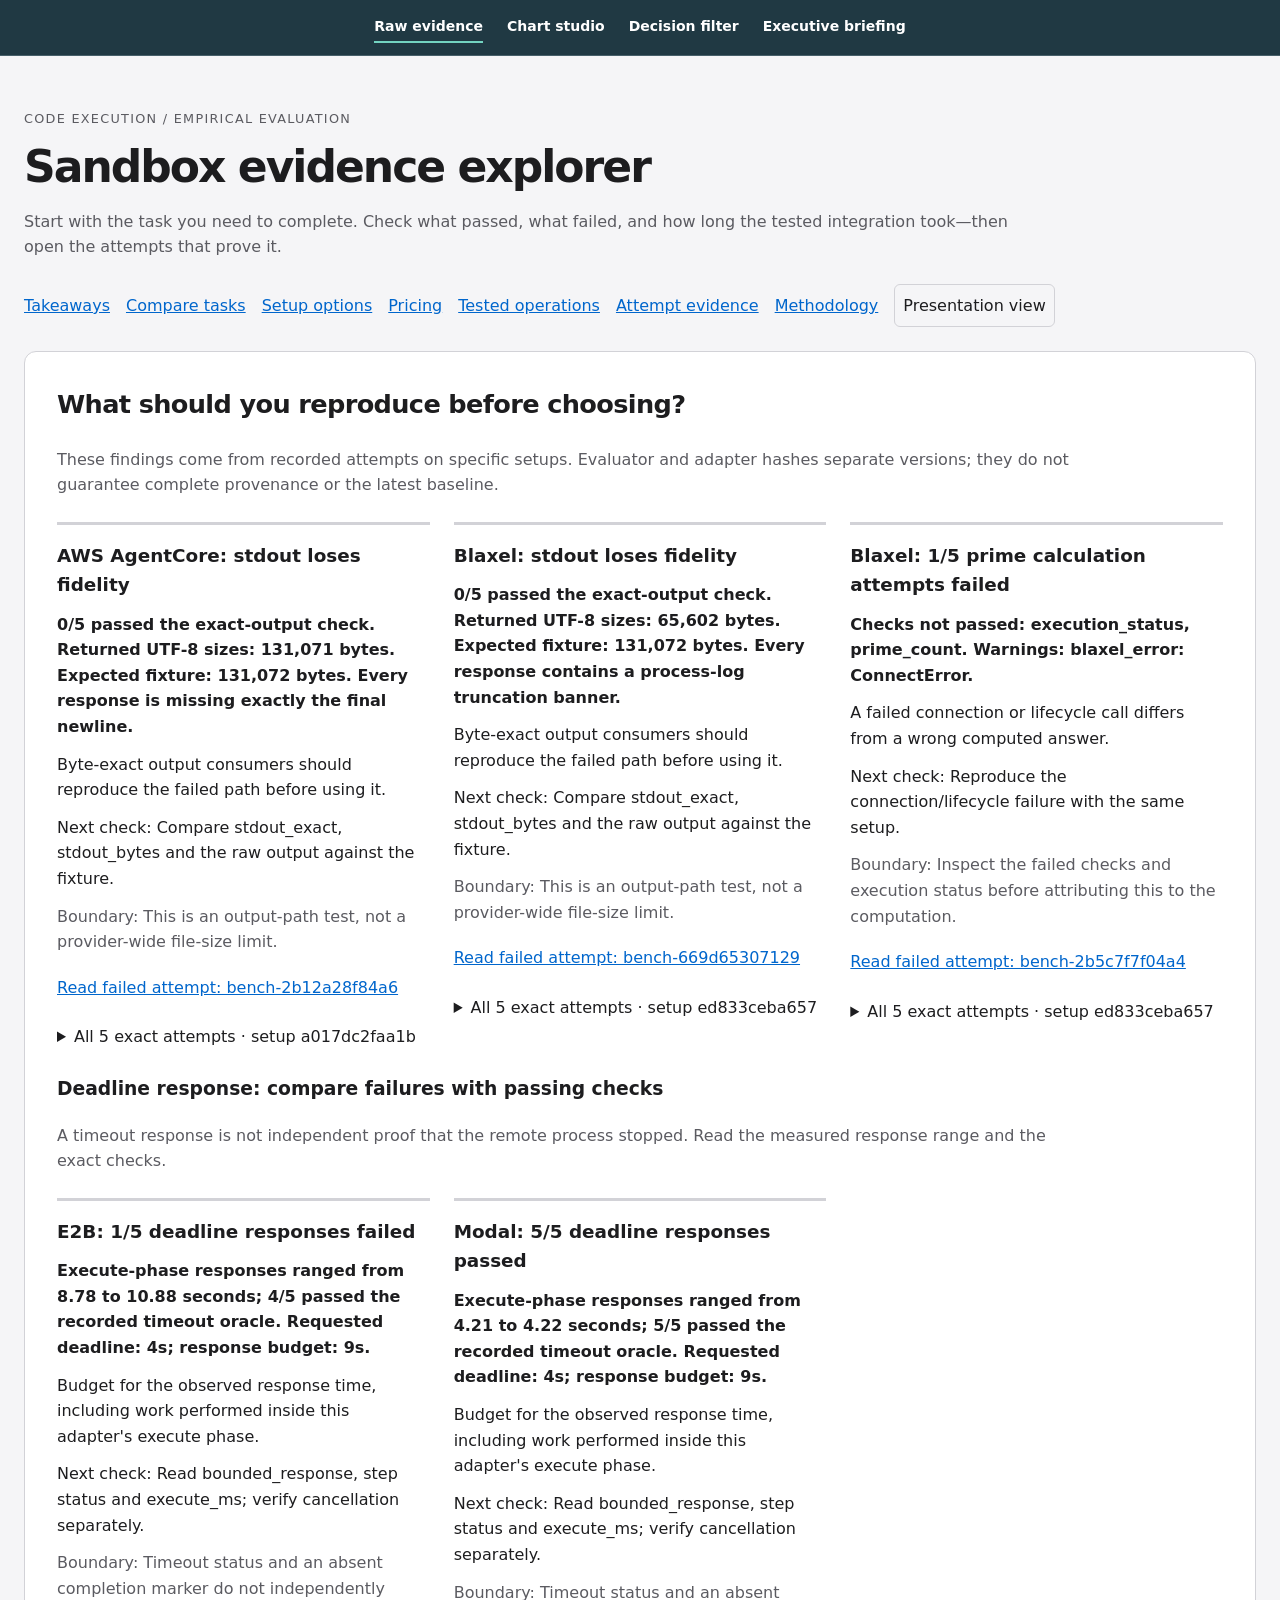
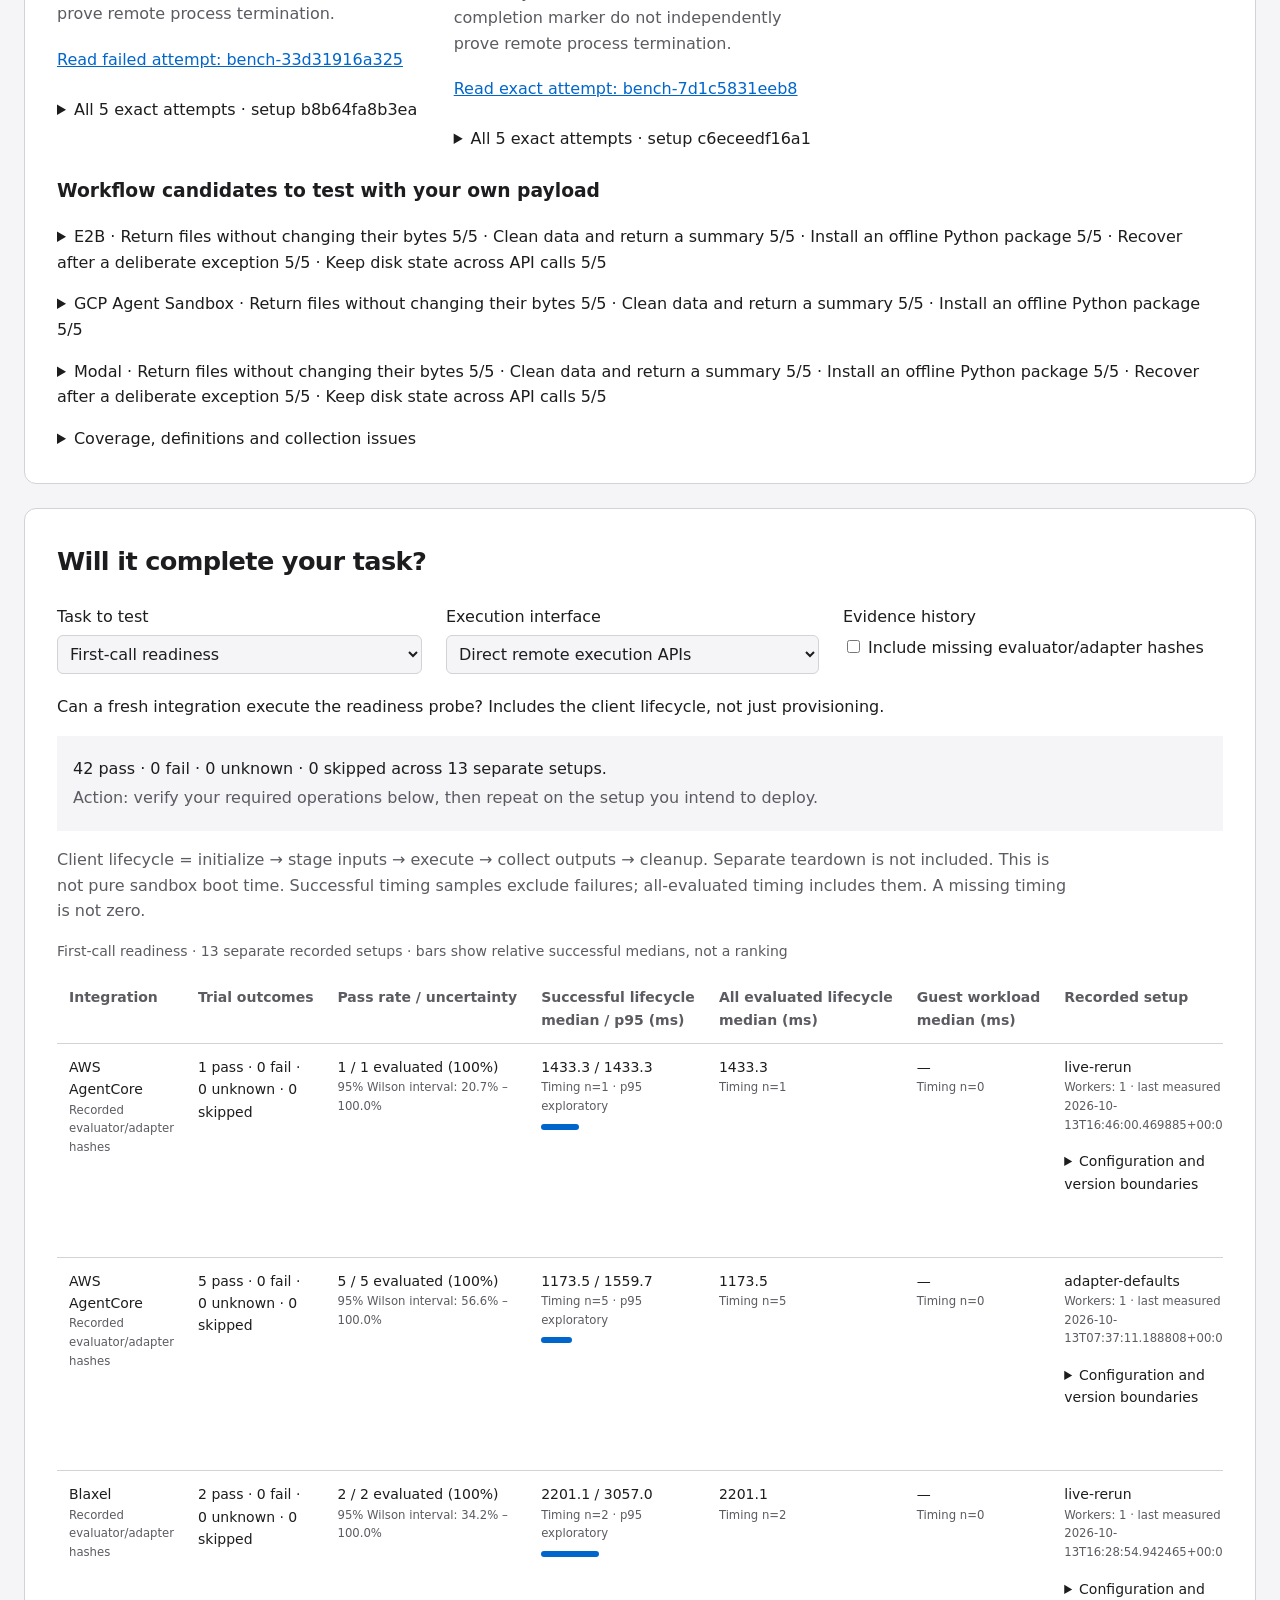
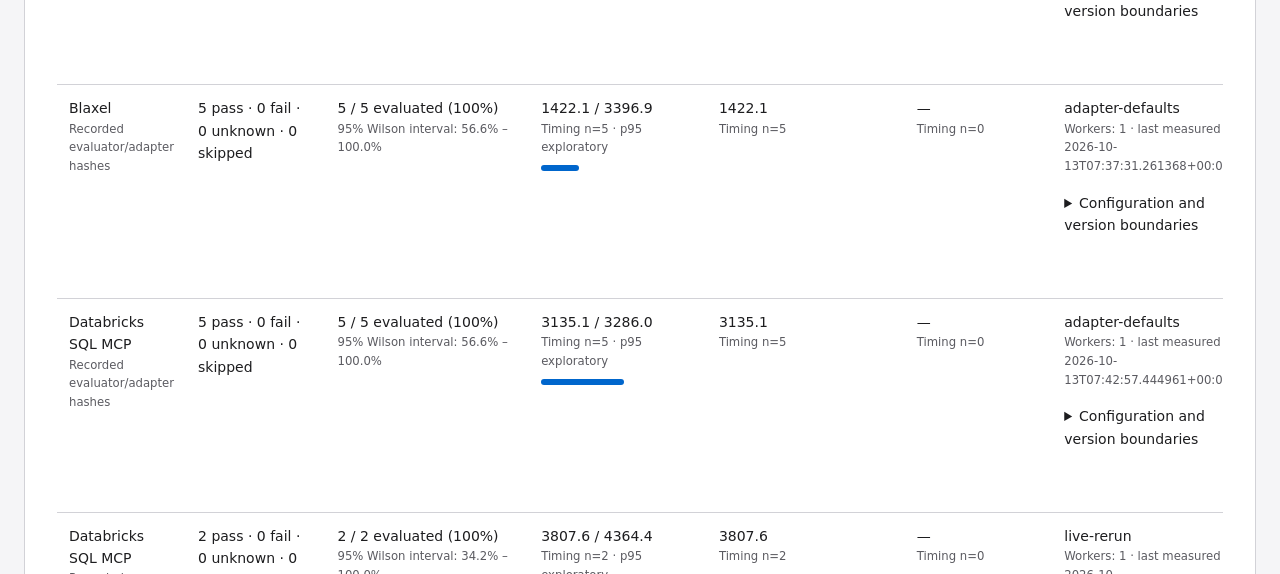
<file: index.html>
<!doctype html>
<html lang="en"><head><meta charset="utf-8"><meta name="viewport" content="width=device-width,initial-scale=1"><meta http-equiv="refresh" content="0;url=reports/index.html"><title>Sandbox evidence explorer</title></head><body><p><a href="reports/index.html">Open the sandbox evidence dashboard</a></p></body></html>
</file>
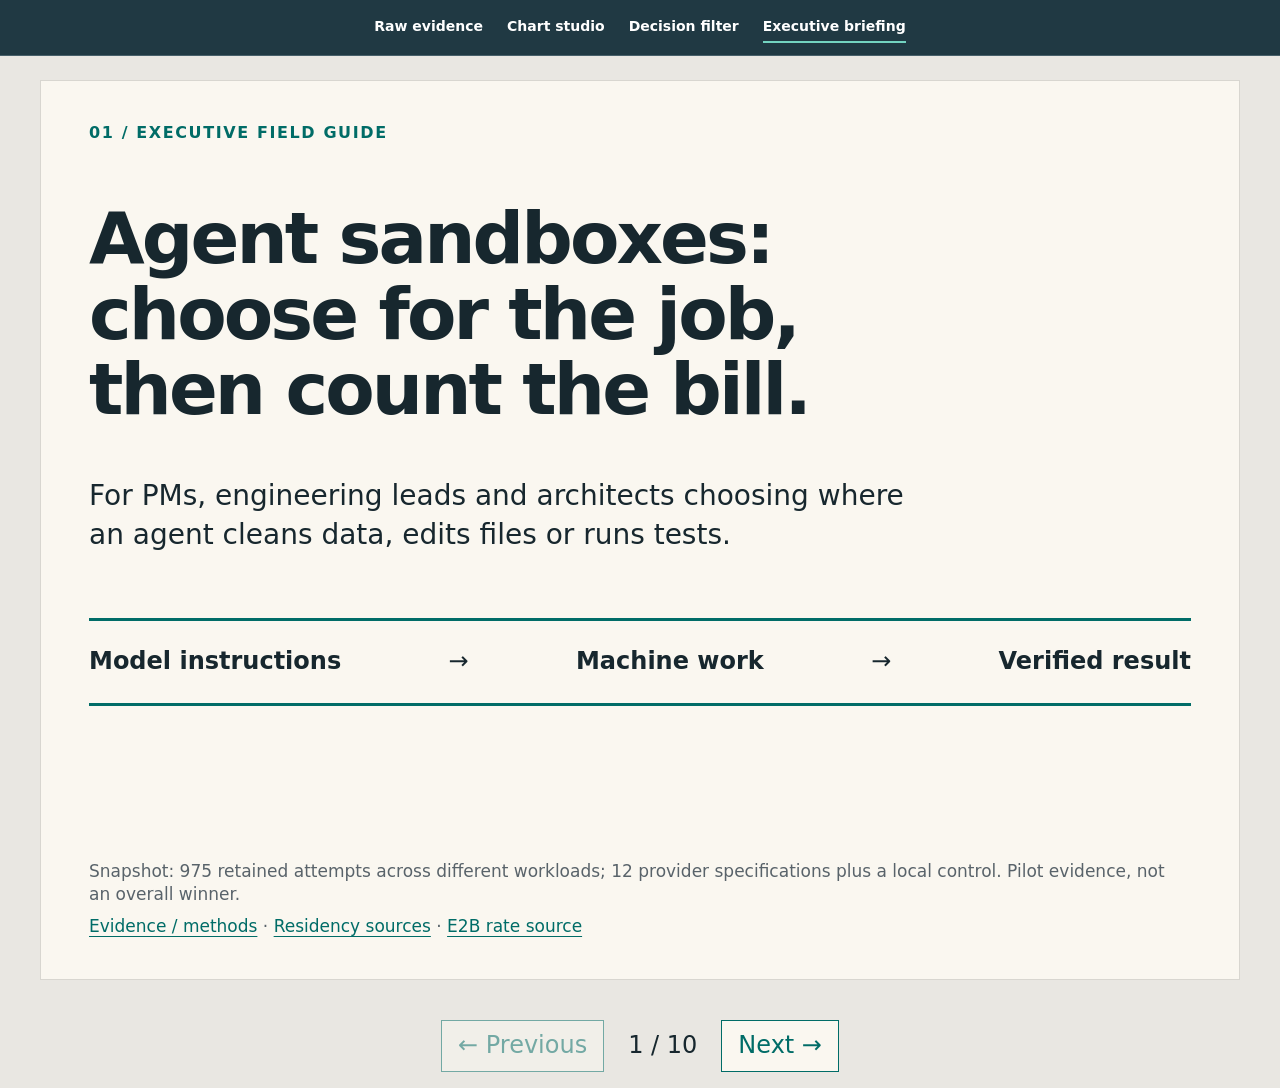
<file: reports/executive/index.html>
<!doctype html>
<html lang="en"><head><meta charset="utf-8"><meta name="viewport" content="width=device-width,initial-scale=1"><link rel="icon" href="data:,"><title>Agent sandboxes · Executive field guide</title>
<style>
:root{--paper:#faf7f0;--ink:#17272e;--muted:#59636a;--accent:#006c67;--line:#d8d6d0}*{box-sizing:border-box}body{margin:0;background:#e9e7e2;color:var(--ink);font:24px/1.4 system-ui,sans-serif}main{max-width:1248px;padding:24px;margin:auto}.slide{display:none;background:var(--paper);min-height:900px;padding:40px 48px;border:1px solid var(--line);flex-direction:column}.slide.active{display:flex}.eyebrow{font:600 16px/1.5 system-ui;letter-spacing:.1em;text-transform:uppercase;color:var(--accent);margin:0 0 24px}h1{font-size:72px;line-height:1.05;letter-spacing:-.04em;margin:32px 0}h2{font-size:44px;line-height:1.15;letter-spacing:-.03em;margin:0 0 24px}h3{font-size:28px;margin:0 0 16px}p{margin:16px 0}.lead{font-size:28px;max-width:850px}img{display:block;width:100%;height:auto;max-height:500px;object-fit:contain}.flow{display:flex;justify-content:space-between;gap:16px;flex-wrap:wrap;margin:48px 0;padding:24px 0;border-block:3px solid var(--accent)}a{color:var(--accent);text-underline-offset:4px}.jobs{display:grid;grid-template-columns:1fr 1fr;gap:32px}.jobs article{border-top:3px solid var(--accent);padding:20px 0}.jobs b{font-size:21px}.table-wrap{overflow:auto}table{border-collapse:collapse;width:100%;font-size:20px;margin:24px 0}th,td{text-align:left;padding:16px 12px;border-bottom:1px solid var(--line)}footer{margin-top:auto;padding-top:24px;font-size:17px;color:var(--muted)}footer p{margin:8px 0}.links{display:grid;gap:24px;margin:32px 0}.controls{display:flex;align-items:center;justify-content:center;gap:24px;padding:16px}button{font:inherit;background:var(--paper);border:1px solid var(--accent);color:var(--accent);padding:8px 16px;cursor:pointer}button:disabled{opacity:.5;cursor:default}:focus-visible{outline:3px solid var(--accent);outline-offset:4px}
.slide img{max-height:450px}
@media(max-width:800px){body{font-size:19px}main{padding:12px}.slide{padding:24px;min-height:800px}h1{font-size:44px}h2{font-size:32px}.lead{font-size:22px}.jobs{grid-template-columns:1fr;gap:16px}table{font-size:17px}footer{font-size:15px}.flow{flex-direction:column;margin:24px 0}.slide img{max-height:none}.eyebrow{font-size:13px}.controls{gap:12px;font-size:16px}}
@page{size:1200px 900px;margin:0}@media print{body{background:var(--paper);width:1200px;-webkit-print-color-adjust:exact;print-color-adjust:exact}main{padding:0;max-width:none}.slide,.slide.active{display:flex;width:1200px;height:900px;min-height:0;border:0;break-after:page}.slide:last-child{break-after:auto}.controls{display:none}a{color:var(--accent)}}
</style><link data-benchmark-portal rel="stylesheet" href="../portal.css"></head><body><!-- PORTAL START --><nav class="benchmark-nav" aria-label="Benchmark portal"><a href="../index.html">Raw evidence</a><a href="../ui/index.html">Chart studio</a><a href="../variant/index.html">Decision filter</a><a href="../executive/index.html" aria-current="page">Executive briefing</a></nav><!-- PORTAL END --><main><section class="slide active" id="slide-1" aria-label="The complete job is what you buy"><p class="eyebrow">01 / Executive field guide</p><h1>Agent sandboxes:<br>choose for the job,<br>then count the bill.</h1><p class="lead">For PMs, engineering leads and architects choosing where an agent cleans data, edits files or runs tests.</p><div class="flow"><b>Model instructions</b><span>→</span><b>Machine work</b><span>→</span><b>Verified result</b></div><footer><p>Snapshot: 975 retained attempts across different workloads; 12 provider specifications plus a local control. Pilot evidence, not an overall winner.</p><a href="../docs/findings.md">Evidence / methods</a> · <a href="../docs/eu-data-residency.md">Residency sources</a> · <a href="https://e2b.dev/pricing">E2B rate source</a></footer></section>
<section class="slide" id="slide-2" aria-label="Five categories, different jobs"><p class="eyebrow">02 / Executive field guide</p><h2>Five categories, different jobs</h2><img src="categories.svg" alt="Five operational categories with provider examples"><p>Dedicated Databricks is a workspace product, separate from SQL. Google/AWS runtime BYOC is separate from the interpreters measured here.</p><footer><p>Categories are operational ownership models, not a ranking of isolation strength.</p><a href="../docs/findings.md">Evidence / methods</a> · <a href="../docs/eu-data-residency.md">Residency sources</a> · <a href="https://e2b.dev/pricing">E2B rate source</a></footer></section>
<section class="slide" id="slide-3" aria-label="Which job are you building?"><p class="eyebrow">03 / Executive field guide</p><h2>Which job are you building?</h2><div class="jobs"><article><h3>Fix a repository</h3><p>Keep files across calls, run tests, recover after mistakes.</p><b>Trial candidates: E2B / Modal</b></article><article><h3>Clean a data export</h3><p>Upload bytes, compute checked totals, return an artifact.</p><b>E2B / Modal / Google default code</b></article><article><h3>Run a GPU workload</h3><p>Reserve a device, choose image, test interruptions and placement.</p><b>Documented options: Modal / Daytona</b></article><article><h3>Operate your own fleet</h3><p>Own routing, isolation, capacity, storage and cleanup.</p><b>Documented routes: K8s / OpenSandbox</b></article></div><footer><p>GPU and attested remote self-hosted configurations were not benchmarked. Model-native tools may fit a calculation inside a model turn; SQL tools may fit a warehouse query.</p><a href="../docs/findings.md">Evidence / methods</a> · <a href="../docs/eu-data-residency.md">Residency sources</a> · <a href="https://e2b.dev/pricing">E2B rate source</a></footer></section>
<section class="slide" id="slide-4" aria-label="Who completed the file workflows?"><p class="eyebrow">04 / Executive field guide</p><h2>A workflow shortlist,<br>with the checks beside it.</h2><div class="table-wrap"><table><thead><tr><th>Tested path</th><th>Binary return</th><th>CSV pipeline</th><th>Offline wheel</th><th>Files across calls</th><th>Error recovery</th></tr></thead><tbody><tr><th>E2B</th><td><a href="../index.html#raw?provider=e2b&run_id=bench-54a769a78ca5">5/5</a></td><td><a href="../index.html#raw?provider=e2b&run_id=bench-a3f6ae2c4c4f">5/5</a></td><td><a href="../index.html#raw?provider=e2b&run_id=bench-8fb2e58cc949">5/5</a></td><td><a href="../index.html#raw?provider=e2b&run_id=bench-6421dab0ac23">5/5</a></td><td><a href="../index.html#raw?provider=e2b&run_id=bench-0d860e6c9323">5/5</a></td></tr><tr><th>Modal</th><td><a href="../index.html#raw?provider=modal&run_id=bench-f47b98a1e3eb">5/5</a></td><td><a href="../index.html#raw?provider=modal&run_id=bench-fb8274ea4362">5/5</a></td><td><a href="../index.html#raw?provider=modal&run_id=bench-166f80bc19da">5/5</a></td><td><a href="../index.html#raw?provider=modal&run_id=bench-317552374240">5/5</a></td><td><a href="../index.html#raw?provider=modal&run_id=bench-927ce61c91bf">5/5</a></td></tr><tr><th>Google default code</th><td><a href="../index.html#raw?provider=gcp_vertex&run_id=bench-508887bd1358">5/5</a></td><td><a href="../index.html#raw?provider=gcp_vertex&run_id=bench-c66657311c60">5/5</a></td><td><a href="../index.html#raw?provider=gcp_vertex&run_id=bench-ca9a72120334">5/5</a></td><td>Not established</td><td>Not established</td></tr></tbody></table></div><p>E2B and Modal have positive evidence across these five operations. Google passed the first three through the tested one-shot path.</p><footer><p>Each linked cell is a separate recorded setup/cohort. Five passes are a pilot signal (Wilson 95% lower bound ≈56.6%), not an SLA. Google offline install: one uploaded pure-Python wheel into a private target.</p><a href="../docs/findings.md">Evidence / methods</a> · <a href="../docs/eu-data-residency.md">Residency sources</a> · <a href="https://e2b.dev/pricing">E2B rate source</a></footer></section>
<section class="slide" id="slide-5" aria-label="API success can return incomplete output"><p class="eyebrow">05 / Executive field guide</p><h2>API success can return incomplete output</h2><img src="output.svg" alt="E2B, Modal and Google exact output; AWS one byte missing; Blaxel logs truncated"><p><b>Why a PM should care:</b> clipped structured results can be unusable; byte-exact consumers can reject a missing newline. Check what reaches the caller.</p><footer><p>Known ordered Unicode output fixture. These findings describe stdout/log paths, not native file-size limits. No Git-patch failure was measured.</p><a href="../docs/findings.md">Evidence / methods</a> · <a href="../docs/eu-data-residency.md">Residency sources</a> · <a href="https://e2b.dev/pricing">E2B rate source</a></footer></section>
<section class="slide" id="slide-6" aria-label="What is the user waiting for?"><p class="eyebrow">06 / Executive field guide</p><h2>What is the user waiting for?</h2><img src="latency.svg" alt="Guest prime-calculation time compared with full client lifecycle"><p>The job finds 148,933 primes below two million. The caller also waits for initialization, staging, transport, collection and cleanup.</p><footer><p>AWS had the smallest observed full lifecycle median; Modal had the smallest guest median. Different hardware, regions and clients: not an equal-hardware race. Separate final teardown is excluded.</p><a href="../docs/findings.md">Evidence / methods</a> · <a href="../docs/eu-data-residency.md">Residency sources</a> · <a href="https://e2b.dev/pricing">E2B rate source</a></footer></section>
<section class="slide" id="slide-7" aria-label="Duration changes the cost mix"><p class="eyebrow">07 / Executive field guide</p><h2>Duration changes the cost mix</h2><img src="cost.svg" alt="Compute costs $0.00046 at 10 seconds, $0.00828 at 180 seconds and $0.01380 at 300 seconds"><p>At 300 seconds the machine is <b>4.6×</b> the assumed $0.003 model budget. Substitute your actual model bill. Count idle wait, failed attempts and retained storage.</p><footer><p>Model-agnostic scenario using list rates, not measured invoices. Gross cost per verified completion = full campaign cost / completed tasks. Zero completions means no finite ratio.</p><a href="../docs/findings.md">Evidence / methods</a> · <a href="../docs/eu-data-residency.md">Residency sources</a> · <a href="https://e2b.dev/pricing">E2B rate source</a></footer></section>
<section class="slide" id="slide-8" aria-label="EU compute is one part of the map"><p class="eyebrow">08 / Executive field guide</p><h2>EU compute is one part of the map</h2><img src="residency.svg" alt="Six residency surfaces: compute, stored copies, logs, control plane, support and model calls"><p><b>Example:</b> Modal documents EEA compute pinning with US logs/snapshots/managed durable storage. Daytona shared GPUs ignore geographic preference.</p><footer><p>GDPR does not impose blanket EU-only hosting. Contractual requirements may be stricter. EEA, EU-27, UK and Switzerland are distinct boundaries; other surfaces may remain unverified.</p><a href="../docs/findings.md">Evidence / methods</a> · <a href="../docs/eu-data-residency.md">Residency sources</a> · <a href="https://e2b.dev/pricing">E2B rate source</a></footer></section>
<section class="slide" id="slide-9" aria-label="What survives when compute stops?"><p class="eyebrow">09 / Executive field guide</p><h2>What survives when compute stops?</h2><img src="state.svg" alt="Live session files, durable disk and memory resume are separate contracts"><p>The pilot verified files across calls on E2B and Modal. Durable disk after stop and memory checkpoint/resume need their own trials.</p><p>Daytona GPU sandboxes are deleted on stop; external persistence needs an explicit plan.</p><footer><p>Choose the lifecycle contract before using pause/delete to save compute. A timeout response does not independently prove remote process termination.</p><a href="../docs/findings.md">Evidence / methods</a> · <a href="../docs/eu-data-residency.md">Residency sources</a> · <a href="https://e2b.dev/pricing">E2B rate source</a></footer></section>
<section class="slide" id="slide-10" aria-label="Inspect the evidence. Try your own job."><p class="eyebrow">10 / Executive field guide</p><h2>Take the shortlist<br>to your own workload.</h2><p class="lead">Exact attempts, provider contracts and reproduction commands are in the repository companion.</p><div class="links"><a href="../index.html">Open raw evidence →</a><a href="../../readme.md">Repository guide →</a><a href="../../CONTRIBUTING.md">Run / contribute a cohort →</a><a href="../docs/eu-data-residency.md">Residency sources →</a></div><p>A public repository destination is not configured in this checkout. Add its reviewed release URL when publishing the article or attachment.</p><footer><p>No global vendor winner or invoice-backed cheapest-provider claim. Start with one real job, preserve failures and verify cleanup/cancellation.</p><a href="../docs/findings.md">Evidence / methods</a> · <a href="../docs/eu-data-residency.md">Residency sources</a> · <a href="https://e2b.dev/pricing">E2B rate source</a></footer></section></main><div class="controls"><button id="previous">← Previous</button><span id="position" role="status" aria-live="polite"></span><button id="next">Next →</button></div>
<script>
const slides=[...document.querySelectorAll('.slide')];let current=0;
function show(index){current=Math.max(0,Math.min(slides.length-1,index));slides.forEach((s,i)=>{s.classList.toggle('active',i===current);s.setAttribute('aria-hidden',i===current?'false':'true')});document.getElementById('position').textContent=`${current+1} / ${slides.length}`;document.getElementById('previous').disabled=current===0;document.getElementById('next').disabled=current===slides.length-1}
document.getElementById('previous').addEventListener('click',()=>show(current-1));document.getElementById('next').addEventListener('click',()=>show(current+1));document.addEventListener('keydown',e=>{if(e.target.closest('button,a,input,select,textarea'))return;if(['ArrowRight','ArrowLeft','Home','End'].includes(e.key)){e.preventDefault();show(e.key==='Home'?0:e.key==='End'?slides.length-1:current+(e.key==='ArrowRight'?1:-1))}});show(0);
</script></body></html>
</file>
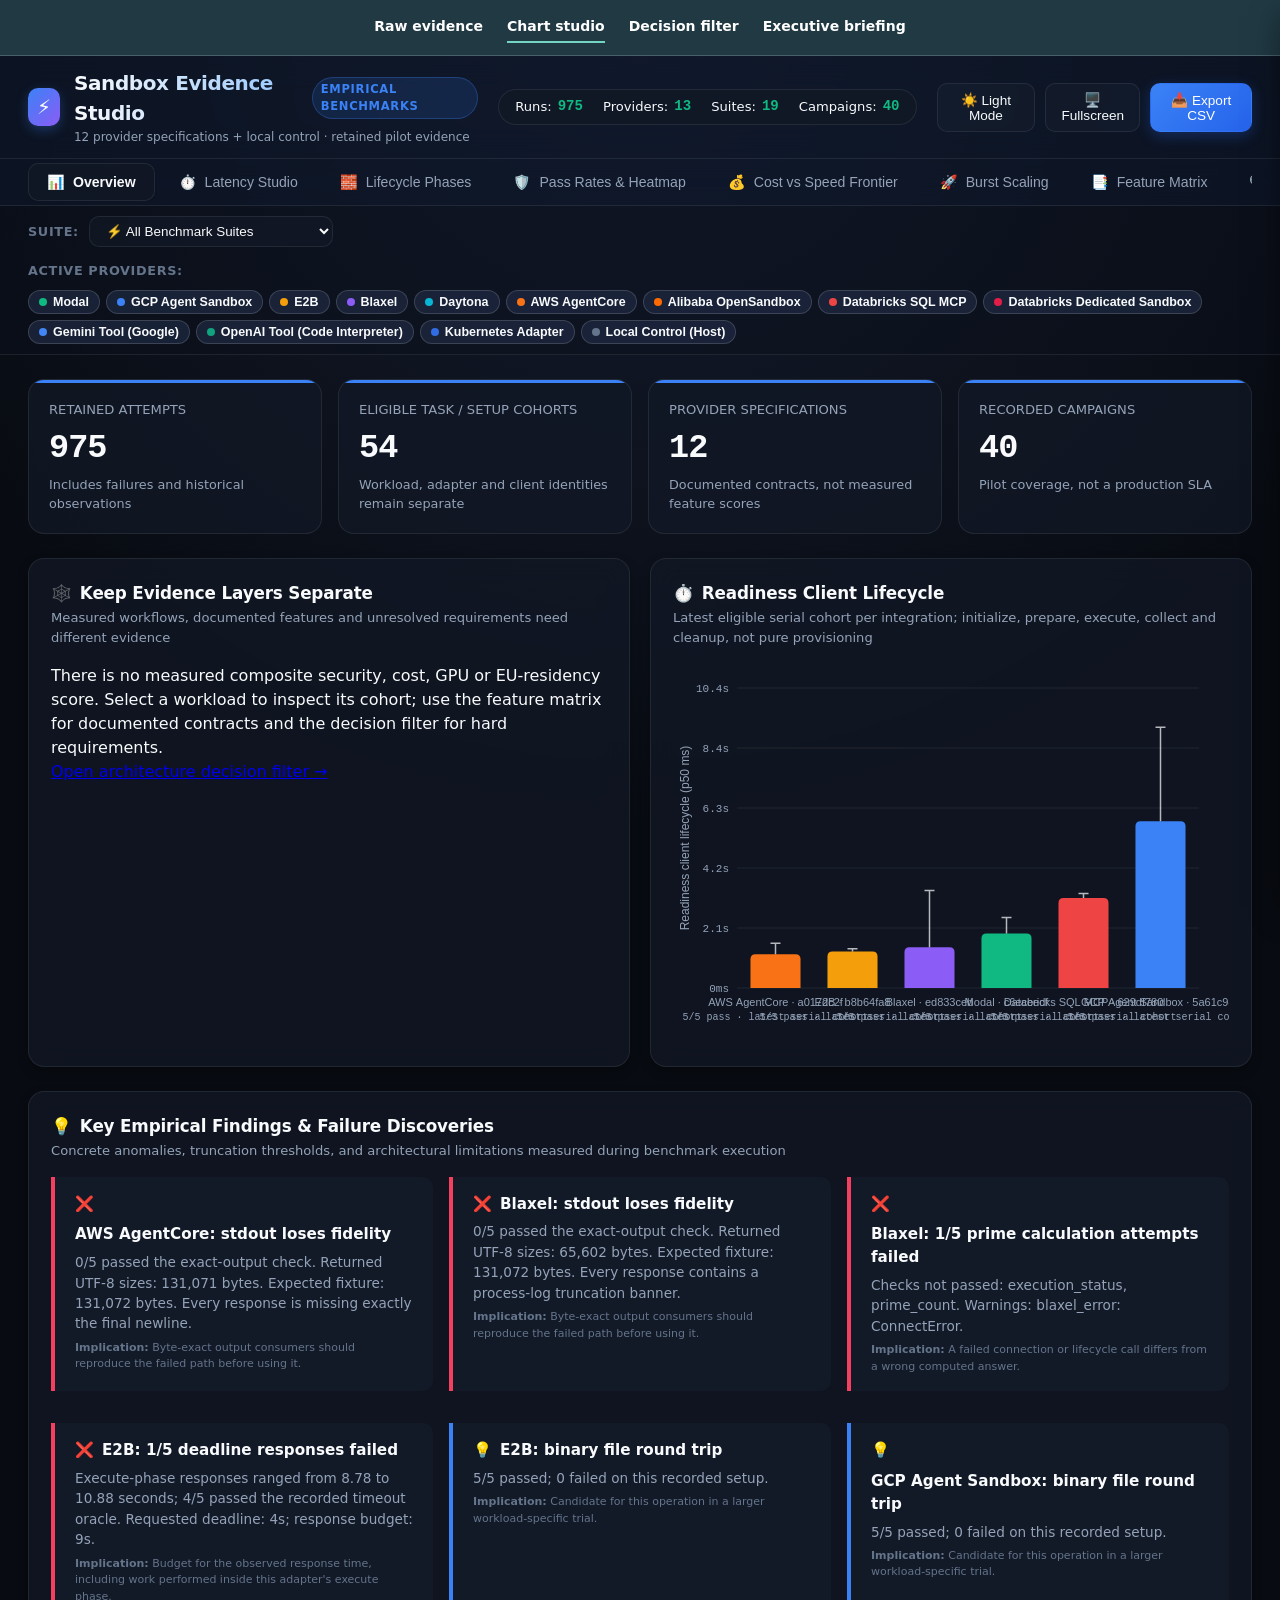
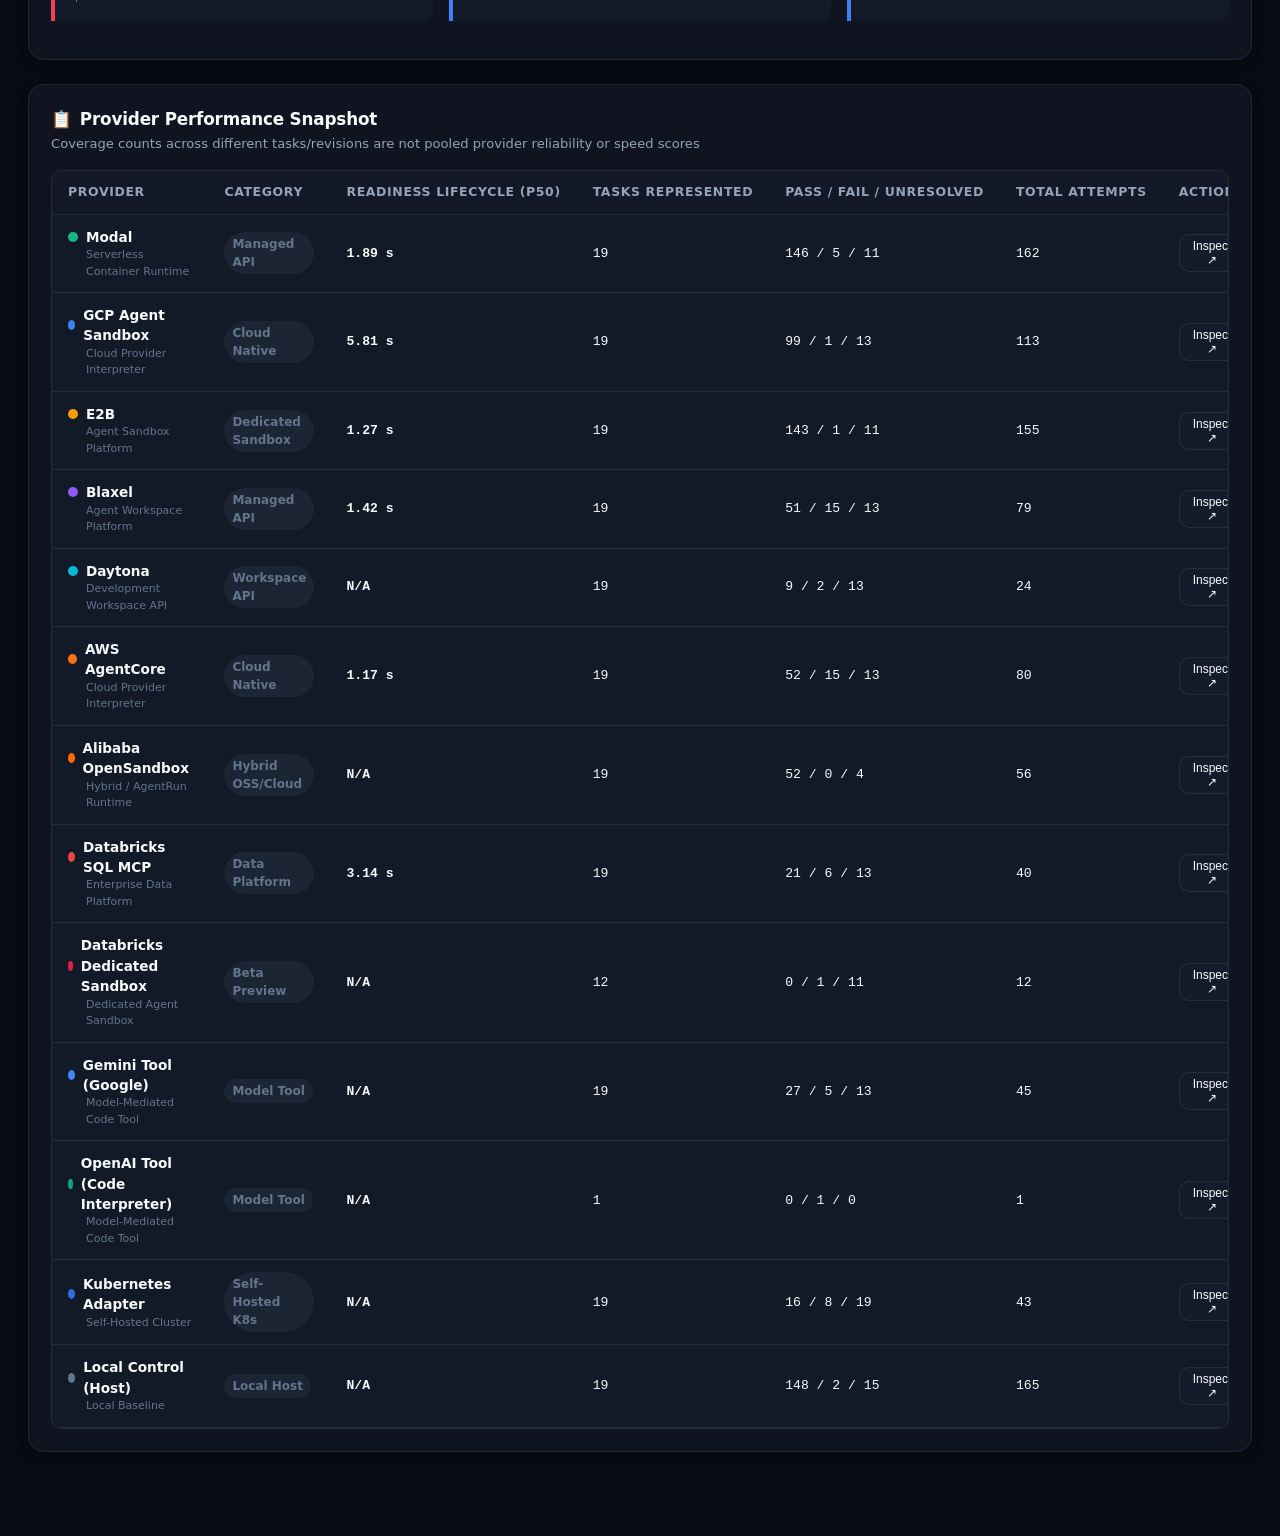
<file: reports/ui/index.html>
<!DOCTYPE html>
<html lang="en" data-theme="dark">
<head>
  <meta charset="utf-8">
  <meta name="viewport" content="width=device-width, initial-scale=1.0">
  <title>AI Sandbox Benchmark Explorer | Empirical Performance & Infrastructure Insights</title>
  <meta name="description" content="Interactive empirical benchmark and performance evidence explorer for AI agent sandboxes across Modal, GCP Vertex, E2B, AWS, Blaxel, Daytona, Alibaba, and Databricks.">
  <link rel="icon" href="data:image/svg+xml,<svg xmlns='http://www.w3.org/2000/svg' viewBox='0 0 100 100'><text y='.9em' font-size='90'>⚡</text></svg>">
  <link rel="stylesheet" href="style.css">
<link data-benchmark-portal rel="stylesheet" href="../portal.css"></head>
<body><!-- PORTAL START --><nav class="benchmark-nav" aria-label="Benchmark portal"><a href="../index.html">Raw evidence</a><a href="../ui/index.html" aria-current="page">Chart studio</a><a href="../variant/index.html">Decision filter</a><a href="../executive/index.html">Executive briefing</a></nav><!-- PORTAL END -->
  <div class="app-container">

    <!-- Top Sticky Header -->
    <header class="app-header">
      <div class="header-inner">
        <div class="brand-section">
          <div class="brand-logo" aria-hidden="true">⚡</div>
          <div>
            <div style="display: flex; align-items: center; gap: 8px;">
              <h1 class="brand-title">Sandbox Evidence Studio</h1>
              <span class="brand-badge">Empirical Benchmarks</span>
            </div>
            <div style="font-size: 0.75rem; color: var(--text-muted);">
              12 provider specifications + local control · retained pilot evidence
            </div>
          </div>
        </div>

        <!-- Live KPI summary metrics -->
        <div class="header-kpi-bar" id="header-kpis" role="status" aria-label="Summary KPI metrics">
          <!-- Populated by app.js -->
        </div>

        <!-- Header Actions -->
        <div class="header-actions">
          <button class="btn" id="btn-theme-toggle" aria-label="Toggle theme">☀️ Light Mode</button>
          <button class="btn" id="btn-presentation-mode" aria-label="Presentation view">🖥️ Fullscreen</button>
          <button class="btn btn-primary" id="btn-export-csv" aria-label="Export dataset to CSV">📥 Export CSV</button>
        </div>
      </div>
    </header>

    <!-- Navigation Tabs -->
    <nav class="app-nav" aria-label="Dashboard Views">
      <div class="nav-tabs" role="tablist">
        <button class="nav-tab active" data-tab="overview" role="tab" aria-selected="true">
          <span>📊</span> Overview
        </button>
        <button class="nav-tab" data-tab="latency" role="tab" aria-selected="false">
          <span>⏱️</span> Latency Studio
        </button>
        <button class="nav-tab" data-tab="phases" role="tab" aria-selected="false">
          <span>🧱</span> Lifecycle Phases
        </button>
        <button class="nav-tab" data-tab="reliability" role="tab" aria-selected="false">
          <span>🛡️</span> Pass Rates & Heatmap
        </button>
        <button class="nav-tab" data-tab="cost" role="tab" aria-selected="false">
          <span>💰</span> Cost vs Speed Frontier
        </button>
        <button class="nav-tab" data-tab="scale" role="tab" aria-selected="false">
          <span>🚀</span> Burst Scaling
        </button>
        <button class="nav-tab" data-tab="matrix" role="tab" aria-selected="false">
          <span>📑</span> Feature Matrix
        </button>
        <button class="nav-tab" data-tab="inventory" role="tab" aria-selected="false">
          <span>🔍</span> Hardware Probes
        </button>
        <button class="nav-tab" data-tab="simulator" role="tab" aria-selected="false">
          <span>🧮</span> Scenario Calculator
        </button>
        <button class="nav-tab" data-tab="inspector" role="tab" aria-selected="false">
          <span>🔬</span> Attempt Inspector <span class="nav-tab-badge">854</span>
        </button>
      </div>
    </nav>

    <!-- Global Filter Sub-bar -->
    <div class="filter-bar">
      <div class="filter-bar-inner">
        <div class="filter-group">
          <span class="filter-label">Suite:</span>
          <select id="select-suite-filter" class="select-custom" aria-label="Filter by benchmark suite">
            <!-- Populated by app.js -->
          </select>
        </div>

        <div class="filter-group">
          <span class="filter-label">Active Providers:</span>
          <div class="provider-chips" id="provider-chips-container" role="group" aria-label="Toggle active providers">
            <!-- Populated by app.js -->
          </div>
        </div>
      </div>
    </div>

    <!-- Main Content Panes -->
    <main class="app-main">

      <!-- ========================================================
           TAB 1: OVERVIEW & EXECUTIVE SUMMARY
           ======================================================== -->
      <section class="tab-pane active" id="tab-overview" role="tabpanel" aria-labelledby="tab-overview">
        <!-- Hero KPI Cards -->
        <div class="kpi-hero-grid" id="overview-hero-kpis">
          <!-- Populated by app.js -->
        </div>

        <!-- Grid 1: Radar Chart & Cold Start Bar -->
        <div class="dashboard-grid">
          <div class="panel-card" style="grid-column: span 6;">
            <div class="panel-header">
              <div>
                <h2 class="panel-title"><span>🕸️</span> Keep Evidence Layers Separate</h2>
                <p class="panel-subtitle">Measured workflows, documented features and unresolved requirements need different evidence</p>
              </div>
            </div>
            <div id="overview-radar-chart" class="chart-wrapper"></div>
          </div>

          <div class="panel-card" style="grid-column: span 6;">
            <div class="panel-header">
              <div>
                <h2 class="panel-title"><span>⏱️</span> Readiness Client Lifecycle</h2>
                <p class="panel-subtitle">Latest eligible serial cohort per integration; initialize, prepare, execute, collect and cleanup, not pure provisioning</p>
              </div>
            </div>
            <div id="overview-bar-chart" class="chart-wrapper"></div>
          </div>
        </div>

        <!-- Grid 2: Key Empirical Insights & Failure Discoveries -->
        <div class="dashboard-grid">
          <div class="panel-card" style="grid-column: span 12;">
            <div class="panel-header">
              <div>
                <h2 class="panel-title"><span>💡</span> Key Empirical Findings & Failure Discoveries</h2>
                <p class="panel-subtitle">Concrete anomalies, truncation thresholds, and architectural limitations measured during benchmark execution</p>
              </div>
            </div>
            <div id="overview-insights-cards" style="display: grid; grid-template-columns: repeat(auto-fit, minmax(min(100%, 360px), 1fr)); gap: 16px;">
              <!-- Populated by app.js -->
            </div>
          </div>
        </div>

        <!-- Grid 3: Comprehensive Provider Snapshot Table -->
        <div class="dashboard-grid">
          <div class="panel-card" style="grid-column: span 12;">
            <div class="panel-header">
              <div>
                <h2 class="panel-title"><span>📋</span> Provider Performance Snapshot</h2>
                <p class="panel-subtitle">Coverage counts across different tasks/revisions are not pooled provider reliability or speed scores</p>
              </div>
            </div>
            <div class="table-responsive">
              <table class="data-table">
                <thead>
                  <tr>
                    <th>Provider</th>
                    <th>Category</th>
                    <th>Readiness lifecycle (p50)</th>
                    <th>Tasks represented</th>
                    <th>Pass / fail / unresolved</th>
                    <th>Total Attempts</th>
                    <th>Actions</th>
                  </tr>
                </thead>
                <tbody id="overview-providers-tbody">
                  <!-- Populated by app.js -->
                </tbody>
              </table>
            </div>
          </div>
        </div>
      </section>

      <!-- ========================================================
           TAB 2: LATENCY STUDIO
           ======================================================== -->
      <section class="tab-pane" id="tab-latency" role="tabpanel">
        <div class="dashboard-grid">
          <div class="panel-card" style="grid-column: span 12;">
            <div class="panel-header">
              <div>
                <h2 class="panel-title"><span>⏱️</span> Latency Comparison Studio</h2>
                <p class="panel-subtitle">Latest eligible serial direct-remote cohort per integration; “All” defaults to the prime fixture, never pooled cross-task latency</p>
              </div>
              <div style="display: flex; gap: 8px;">
                <button class="btn btn-primary" id="btn-metric-p50">Median (p50)</button>
                <button class="btn" id="btn-metric-p95">Tail (p95)</button>
              </div>
            </div>

            <div id="latency-bar-chart" class="chart-wrapper tall"></div>

            <div style="margin-top: 24px;">
              <h3 style="font-size: 0.95rem; margin-bottom: 12px;">Detailed Latency Breakdown Table</h3>
              <div class="table-responsive">
                <table class="data-table">
                  <thead>
                    <tr>
                      <th>Display order</th>
                      <th>Provider</th>
                      <th>Median (p50)</th>
                      <th>Tail (p95)</th>
                      <th>Samples</th>
                      <th>Evidence Context</th>
                    </tr>
                  </thead>
                  <tbody id="latency-details-tbody">
                    <!-- Populated by app.js -->
                  </tbody>
                </table>
              </div>
            </div>
          </div>
        </div>
      </section>

      <!-- ========================================================
           TAB 3: LIFECYCLE PHASES
           ======================================================== -->
      <section class="tab-pane" id="tab-phases" role="tabpanel">
        <div class="dashboard-grid">
          <div class="panel-card" style="grid-column: span 12;">
            <div class="panel-header">
              <div>
                <h2 class="panel-title"><span>🧱</span> Client Lifecycle Phase Decomposition</h2>
                <p class="panel-subtitle" id="phase-suite-title">Time spent across Initialize, Prepare, Execute, Collect, and Cleanup</p>
              </div>
            </div>

            <div id="phase-stacked-chart" class="chart-wrapper tall"></div>

            <div style="margin-top: 24px; padding: 16px; background: var(--surface-card); border-radius: var(--radius-md); font-size: 0.85rem; color: var(--text-muted); line-height: 1.6;">
              <strong>ℹ️ Understanding Lifecycle Phases:</strong> Separate phase medians do not sum to a measured median total. Unavailable phases are displayed as zero-length bars, not certified zero cost/time.
              <ul style="padding-left: 20px; margin-top: 8px;">
                <li><strong style="color:#6366f1;">Initialize:</strong> Network handshake, authentication, and remote sandbox container allocation.</li>
                <li><strong style="color:#3b82f6;">Prepare:</strong> Uploading test fixtures, writing input scripts, or provisioning environment variables.</li>
                <li><strong style="color:#10b981;">Execute:</strong> Client-observed execute phase, including adapter/transport overhead; separate guest timing is available for some workloads.</li>
                <li><strong style="color:#f59e0b;">Collect:</strong> Downloading generated output files, plots, database artifacts, and stdout streams.</li>
                <li><strong style="color:#ec4899;">Cleanup:</strong> Graceful container termination, disk unmounting, and session release.</li>
              </ul>
            </div>
          </div>
        </div>
      </section>

      <!-- ========================================================
           TAB 4: RELIABILITY & PASS RATES
           ======================================================== -->
      <section class="tab-pane" id="tab-reliability" role="tabpanel">
        <div class="dashboard-grid">
          <div class="panel-card" style="grid-column: span 12;">
            <div class="panel-header">
              <div>
                <h2 class="panel-title"><span>🛡️</span> Evaluated Pass Rates with Wilson 95% Confidence Bounds</h2>
                <p class="panel-subtitle">Selected fixture (default prime); latest eligible serial cohort, Wilson interval in its label. Five trials do not establish an SLA.</p>
              </div>
            </div>
            <div id="reliability-bar-chart" class="chart-wrapper"></div>
          </div>

          <div class="panel-card" style="grid-column: span 12;">
            <div class="panel-header">
              <div>
                <h2 class="panel-title"><span>🗺️</span> Provider vs Suite Reliability Matrix Heatmap</h2>
                <p class="panel-subtitle">Latest eligible serial cohort per cell, not pooled revisions. Click to inspect the provider/suite history in the attempt view.</p>
              </div>
            </div>
            <div id="reliability-heatmap-grid" class="heatmap-container">
              <!-- Populated by app.js -->
            </div>
          </div>
        </div>
      </section>

      <!-- ========================================================
           TAB 5: COST VS SPEED FRONTIER
           ======================================================== -->
      <section class="tab-pane" id="tab-cost" role="tabpanel">
        <div class="dashboard-grid">
          <div class="panel-card" style="grid-column: span 12;">
            <div class="panel-header">
              <div>
                <h2 class="panel-title"><span>💰</span> Pricing Evidence and Scenarios</h2>
                <p class="panel-subtitle">A cheapest-provider frontier needs metered full-campaign costs and verified completions</p>
              </div>
            </div>

            <div id="cost-scatter-plot" class="chart-wrapper tall"></div>

            <div style="margin-top: 16px; font-size: 0.82rem; color: var(--text-muted);">
              <strong>Note:</strong> Published physical-core, vCPU, GiB and consumed-resource billing units differ.
              Saved estimates are not invoices. Plans, model usage, storage, idle time, failures and credits belong in the full comparison.
            </div>
          </div>
        </div>
      </section>

      <!-- ========================================================
           TAB 6: BURST SCALING
           ======================================================== -->
      <section class="tab-pane" id="tab-scale" role="tabpanel">
        <div class="dashboard-grid">
          <div class="panel-card" style="grid-column: span 12;">
            <div class="panel-header">
              <div>
                <h2 class="panel-title"><span>🚀</span> Multi-Worker Concurrency & Burst Throughput</h2>
                <p class="panel-subtitle">Recorded direct-remote campaigns with provider attribution; different tasks/revisions do not establish a controlled scaling curve</p>
              </div>
            </div>

            <div id="throughput-scale-chart" class="chart-wrapper tall"></div>

            <div style="margin-top: 24px;">
              <h3 style="font-size: 0.95rem; margin-bottom: 12px;">Recorded Campaign Results</h3>
              <div class="table-responsive">
                <table class="data-table">
                  <thead>
                    <tr>
                      <th>Campaign ID</th>
                      <th>Target Suite / File</th>
                      <th>Concurrency</th>
                      <th>Passes / Total</th>
                      <th>Wall Seconds</th>
                      <th>Throughput (runs/sec)</th>
                    </tr>
                  </thead>
                  <tbody id="scale-campaigns-tbody">
                    <!-- Populated by app.js -->
                  </tbody>
                </table>
              </div>
            </div>
          </div>
        </div>
      </section>

      <!-- ========================================================
           TAB 7: FEATURE MATRIX
           ======================================================== -->
      <section class="tab-pane" id="tab-matrix" role="tabpanel">
        <div class="dashboard-grid">
          <div class="panel-card" style="grid-column: span 12;">
            <div class="panel-header">
              <div>
                <h2 class="panel-title"><span>📑</span> Architectural Feature & Capability Matrix</h2>
                <p class="panel-subtitle">System capabilities verified against official API documentation and adapter contracts</p>
              </div>
            </div>

            <div class="table-responsive">
              <table class="data-table">
                <thead>
                  <tr>
                    <th>Provider</th>
                    <th>Custom Docker Image</th>
                    <th>CPU Sizing</th>
                    <th>RAM Sizing</th>
                    <th>GPU Sandbox</th>
                    <th>Network Policy</th>
                    <th>Offline Pip</th>
                    <th>Disk State</th>
                    <th>CMEK Encryption</th>
                    <th>EU Data Residency</th>
                  </tr>
                </thead>
                <tbody id="matrix-features-tbody">
                  <!-- Populated by app.js -->
                </tbody>
              </table>
            </div>
          </div>
        </div>
      </section>

      <!-- ========================================================
           TAB 8: HARDWARE PROBES
           ======================================================== -->
      <section class="tab-pane" id="tab-inventory" role="tabpanel">
        <div class="dashboard-grid">
          <div class="panel-card" style="grid-column: span 12;">
            <div class="panel-header">
              <div>
                <h2 class="panel-title"><span>🔍</span> Guest Hardware & Runtime Observations</h2>
                <p class="panel-subtitle">Direct observations probed inside the sandbox guest environment (os.cpu_count, cgroup memory, GPU devices)</p>
              </div>
            </div>

            <div class="table-responsive">
              <table class="data-table">
                <thead>
                  <tr>
                    <th>Provider & Config</th>
                    <th>Python Runtime / OS</th>
                    <th>Visible CPUs</th>
                    <th>Physical Memory</th>
                    <th>cgroup Memory Max</th>
                    <th>GPU Driver Probe</th>
                  </tr>
                </thead>
                <tbody id="inventory-details-tbody">
                  <!-- Populated by app.js -->
                </tbody>
              </table>
            </div>
          </div>
        </div>
      </section>

      <!-- ========================================================
           TAB 9: SCENARIO CALCULATOR
           ======================================================== -->
      <section class="tab-pane" id="tab-simulator" role="tabpanel">
        <div class="dashboard-grid">
          <!-- Left: Sliders Panel -->
          <div class="panel-card" style="grid-column: span 4;">
            <div class="panel-header">
              <div>
                <h2 class="panel-title"><span>🧮</span> Workload Assumptions</h2>
                <p class="panel-subtitle">Adjust sliders to project monthly infrastructure spending</p>
              </div>
            </div>

            <div class="simulator-slider-group">
              <div class="slider-label-row">
                <span>Monthly Jobs / Runs</span>
                <strong id="sim-jobs-val" class="mono">50,000</strong>
              </div>
              <input type="range" id="sim-jobs-slider" class="slider-input" min="1000" max="1000000" step="1000" value="50000">
            </div>

            <div class="simulator-slider-group">
              <div class="slider-label-row">
                <span>Average Duration</span>
                <strong id="sim-dur-val" class="mono">1.5s</strong>
              </div>
              <input type="range" id="sim-dur-slider" class="slider-input" min="0.1" max="30" step="0.1" value="1.5">
            </div>

            <div class="simulator-slider-group">
              <div class="slider-label-row">
                <span>Allocated Memory</span>
                <strong id="sim-mem-val" class="mono">2 GiB</strong>
              </div>
              <input type="range" id="sim-mem-slider" class="slider-input" min="1" max="16" step="1" value="2">
            </div>

            <div style="margin-top: 24px; padding: 14px; background: var(--surface-card); border-radius: var(--radius-md); font-size: 0.82rem; line-height: 1.5;" id="sim-summary-text">
              <!-- Populated by app.js -->
            </div>
          </div>

          <!-- Right: Projected Cost Bar Chart -->
          <div class="panel-card" style="grid-column: span 8;">
            <div class="panel-header">
              <div>
                <h2 class="panel-title"><span>📊</span> Request-Only Compute Scenarios</h2>
                <p class="panel-subtitle">Explicit published-unit assumptions; fees, premiums, failures and model charges are separate</p>
              </div>
            </div>

            <div id="simulator-bar-chart" class="chart-wrapper tall"></div>
          </div>
        </div>
      </section>

      <!-- ========================================================
           TAB 10: ATTEMPT INSPECTOR
           ======================================================== -->
      <section class="tab-pane" id="tab-inspector" role="tabpanel">
        <div class="dashboard-grid">
          <div class="panel-card" style="grid-column: span 12;">
            <div class="panel-header" style="flex-wrap: wrap; gap: 14px;">
              <div>
                <h2 class="panel-title"><span>🔬</span> Evidence Attempt Inspector</h2>
                <p class="panel-subtitle">Search retained attempts and bounded log previews; historical unknown outcomes stay visible</p>
              </div>

              <!-- Search and Filter Controls -->
              <div style="display: flex; gap: 10px; flex-wrap: wrap; align-items: center;">
                <input type="text" id="inspector-search-input" placeholder="Search Run ID or logs..." class="select-custom" style="width: 200px;">
                <select id="inspector-prov-select" class="select-custom">
                  <option value="all">All Providers</option>
                  <option value="modal">Modal</option>
                  <option value="gcp_vertex">GCP Vertex</option>
                  <option value="e2b">E2B</option>
                  <option value="blaxel">Blaxel</option>
                  <option value="daytona">Daytona</option>
                  <option value="aws">AWS</option>
                  <option value="alibaba">Alibaba</option>
                  <option value="databricks">Databricks</option>
                  <option value="gemini_tool">Gemini Tool</option>
                  <option value="openai_tool">OpenAI Tool</option>
                  <option value="k8s_agent_sandbox">K8s Sandbox</option>
                  <option value="local_baseline">Local Host</option>
                </select>
                <select id="inspector-outcome-select" class="select-custom">
                  <option value="all">All Outcomes</option>
                  <option value="pass">Pass Only</option>
                  <option value="fail">Fail Only</option>
                  <option value="timed_out">Timed Out</option>
                </select>
              </div>
            </div>

            <div style="margin-bottom: 12px; font-size: 0.82rem; color: var(--text-muted);" id="inspector-match-count">
              Showing attempts...
            </div>

            <div class="table-responsive">
              <table class="data-table">
                <thead>
                  <tr>
                    <th>Run ID</th>
                    <th>Provider</th>
                    <th>Suite</th>
                    <th>Outcome</th>
                    <th>Total Wall Time</th>
                    <th>Estimated Cost</th>
                    <th>Details</th>
                  </tr>
                </thead>
                <tbody id="inspector-table-tbody">
                  <!-- Populated by app.js -->
                </tbody>
              </table>
            </div>

            <div id="inspector-pagination" style="display: flex; justify-content: center; align-items: center; margin-top: 16px;">
              <!-- Populated by app.js -->
            </div>
          </div>
        </div>
      </section>

    </main>

    <!-- Slide-Out Attempt Inspector Drawer -->
    <div class="drawer-backdrop" id="drawer-backdrop"></div>
    <aside class="drawer-panel" id="drawer-panel" role="dialog" aria-modal="true" aria-label="Attempt details drawer">
      <div class="drawer-header">
        <h3 style="font-size: 1.1rem; font-weight: 600;">Attempt Deep-Dive</h3>
        <button class="btn btn-icon-only" id="drawer-close-btn" aria-label="Close drawer">✕</button>
      </div>
      <div class="drawer-body" id="drawer-content">
        <!-- Populated dynamically when clicking an attempt -->
      </div>
    </aside>

  </div>

  <!-- Data Bundle and Logic Scripts -->
  <script src="data.js"></script>
  <script src="charts.js"></script>
  <script src="app.js"></script>
</body>
</html>
</file>
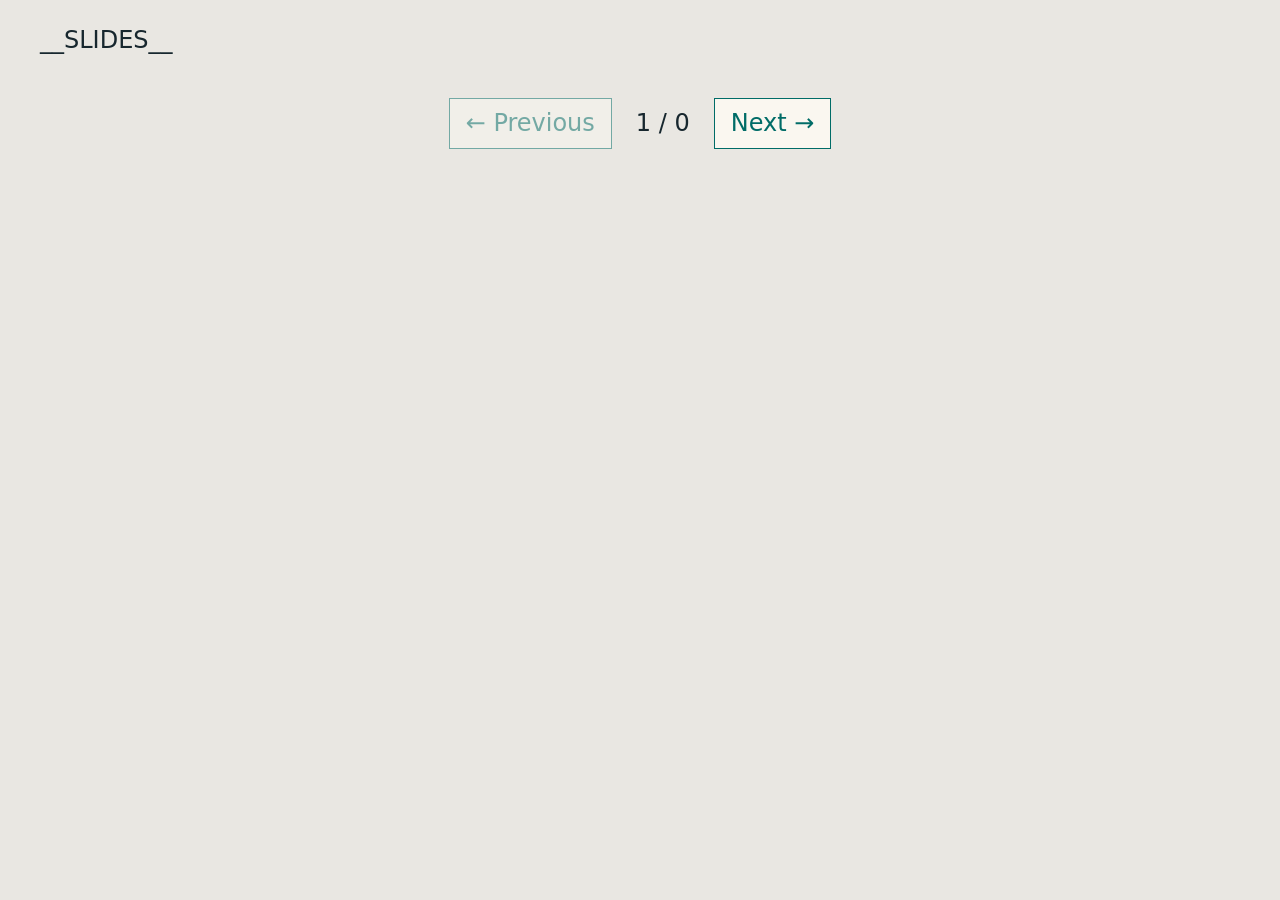
<file: reports/executive/template.html>
<!doctype html>
<html lang="en"><head><meta charset="utf-8"><meta name="viewport" content="width=device-width,initial-scale=1"><link rel="icon" href="data:,"><title>Agent sandboxes · Executive field guide</title>
<style>
:root{--paper:#faf7f0;--ink:#17272e;--muted:#59636a;--accent:#006c67;--line:#d8d6d0}*{box-sizing:border-box}body{margin:0;background:#e9e7e2;color:var(--ink);font:24px/1.4 system-ui,sans-serif}main{max-width:1248px;padding:24px;margin:auto}.slide{display:none;background:var(--paper);min-height:900px;padding:40px 48px;border:1px solid var(--line);flex-direction:column}.slide.active{display:flex}.eyebrow{font:600 16px/1.5 system-ui;letter-spacing:.1em;text-transform:uppercase;color:var(--accent);margin:0 0 24px}h1{font-size:72px;line-height:1.05;letter-spacing:-.04em;margin:32px 0}h2{font-size:44px;line-height:1.15;letter-spacing:-.03em;margin:0 0 24px}h3{font-size:28px;margin:0 0 16px}p{margin:16px 0}.lead{font-size:28px;max-width:850px}img{display:block;width:100%;height:auto;max-height:500px;object-fit:contain}.flow{display:flex;justify-content:space-between;gap:16px;flex-wrap:wrap;margin:48px 0;padding:24px 0;border-block:3px solid var(--accent)}a{color:var(--accent);text-underline-offset:4px}.jobs{display:grid;grid-template-columns:1fr 1fr;gap:32px}.jobs article{border-top:3px solid var(--accent);padding:20px 0}.jobs b{font-size:21px}.table-wrap{overflow:auto}table{border-collapse:collapse;width:100%;font-size:20px;margin:24px 0}th,td{text-align:left;padding:16px 12px;border-bottom:1px solid var(--line)}footer{margin-top:auto;padding-top:24px;font-size:17px;color:var(--muted)}footer p{margin:8px 0}.links{display:grid;gap:24px;margin:32px 0}.controls{display:flex;align-items:center;justify-content:center;gap:24px;padding:16px}button{font:inherit;background:var(--paper);border:1px solid var(--accent);color:var(--accent);padding:8px 16px;cursor:pointer}button:disabled{opacity:.5;cursor:default}:focus-visible{outline:3px solid var(--accent);outline-offset:4px}
.slide img{max-height:450px}
@media(max-width:800px){body{font-size:19px}main{padding:12px}.slide{padding:24px;min-height:800px}h1{font-size:44px}h2{font-size:32px}.lead{font-size:22px}.jobs{grid-template-columns:1fr;gap:16px}table{font-size:17px}footer{font-size:15px}.flow{flex-direction:column;margin:24px 0}.slide img{max-height:none}.eyebrow{font-size:13px}.controls{gap:12px;font-size:16px}}
@page{size:1200px 900px;margin:0}@media print{body{background:var(--paper);width:1200px;-webkit-print-color-adjust:exact;print-color-adjust:exact}main{padding:0;max-width:none}.slide,.slide.active{display:flex;width:1200px;height:900px;min-height:0;border:0;break-after:page}.slide:last-child{break-after:auto}.controls{display:none}a{color:var(--accent)}}
</style></head><body><main>__SLIDES__</main><div class="controls"><button id="previous">← Previous</button><span id="position" role="status" aria-live="polite"></span><button id="next">Next →</button></div>
<script>
const slides=[...document.querySelectorAll('.slide')];let current=0;
function show(index){current=Math.max(0,Math.min(slides.length-1,index));slides.forEach((s,i)=>{s.classList.toggle('active',i===current);s.setAttribute('aria-hidden',i===current?'false':'true')});document.getElementById('position').textContent=`${current+1} / ${slides.length}`;document.getElementById('previous').disabled=current===0;document.getElementById('next').disabled=current===slides.length-1}
document.getElementById('previous').addEventListener('click',()=>show(current-1));document.getElementById('next').addEventListener('click',()=>show(current+1));document.addEventListener('keydown',e=>{if(e.target.closest('button,a,input,select,textarea'))return;if(['ArrowRight','ArrowLeft','Home','End'].includes(e.key)){e.preventDefault();show(e.key==='Home'?0:e.key==='End'?slides.length-1:current+(e.key==='ArrowRight'?1:-1))}});show(0);
</script></body></html>
</file>
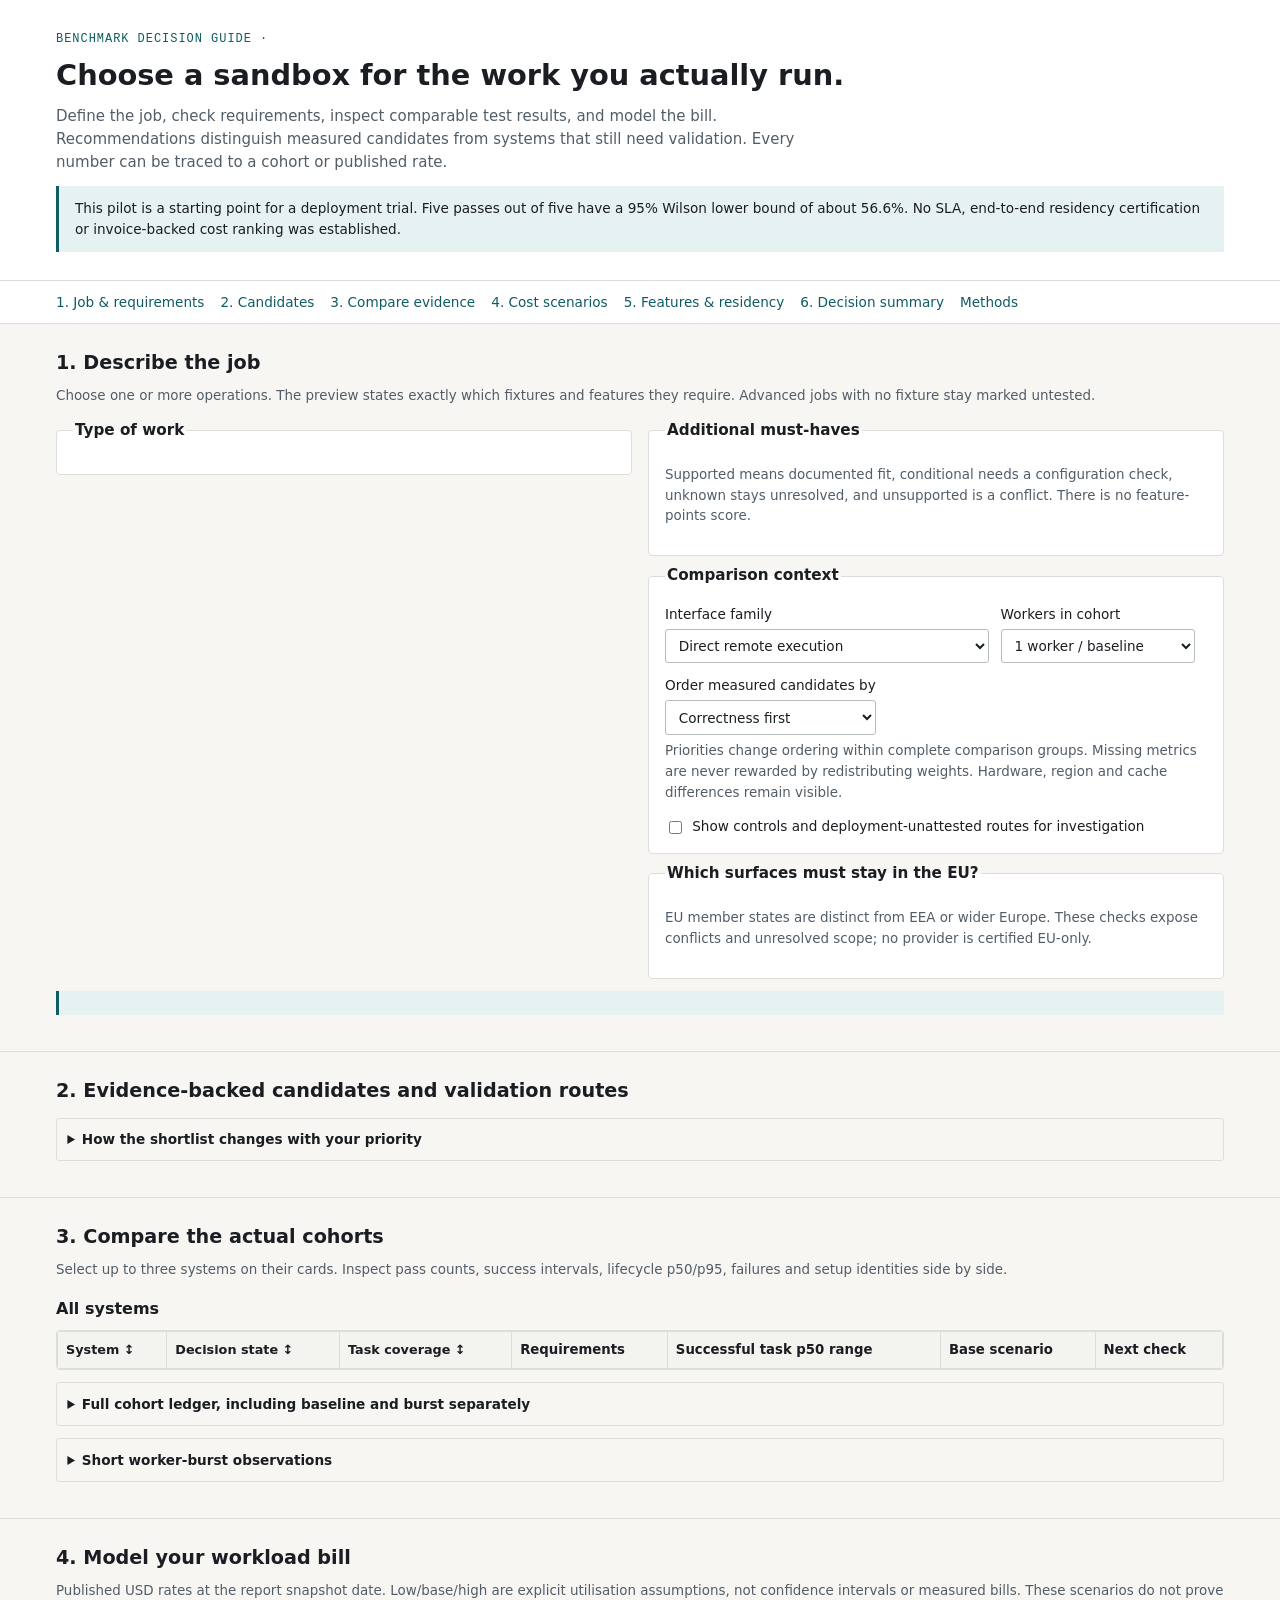
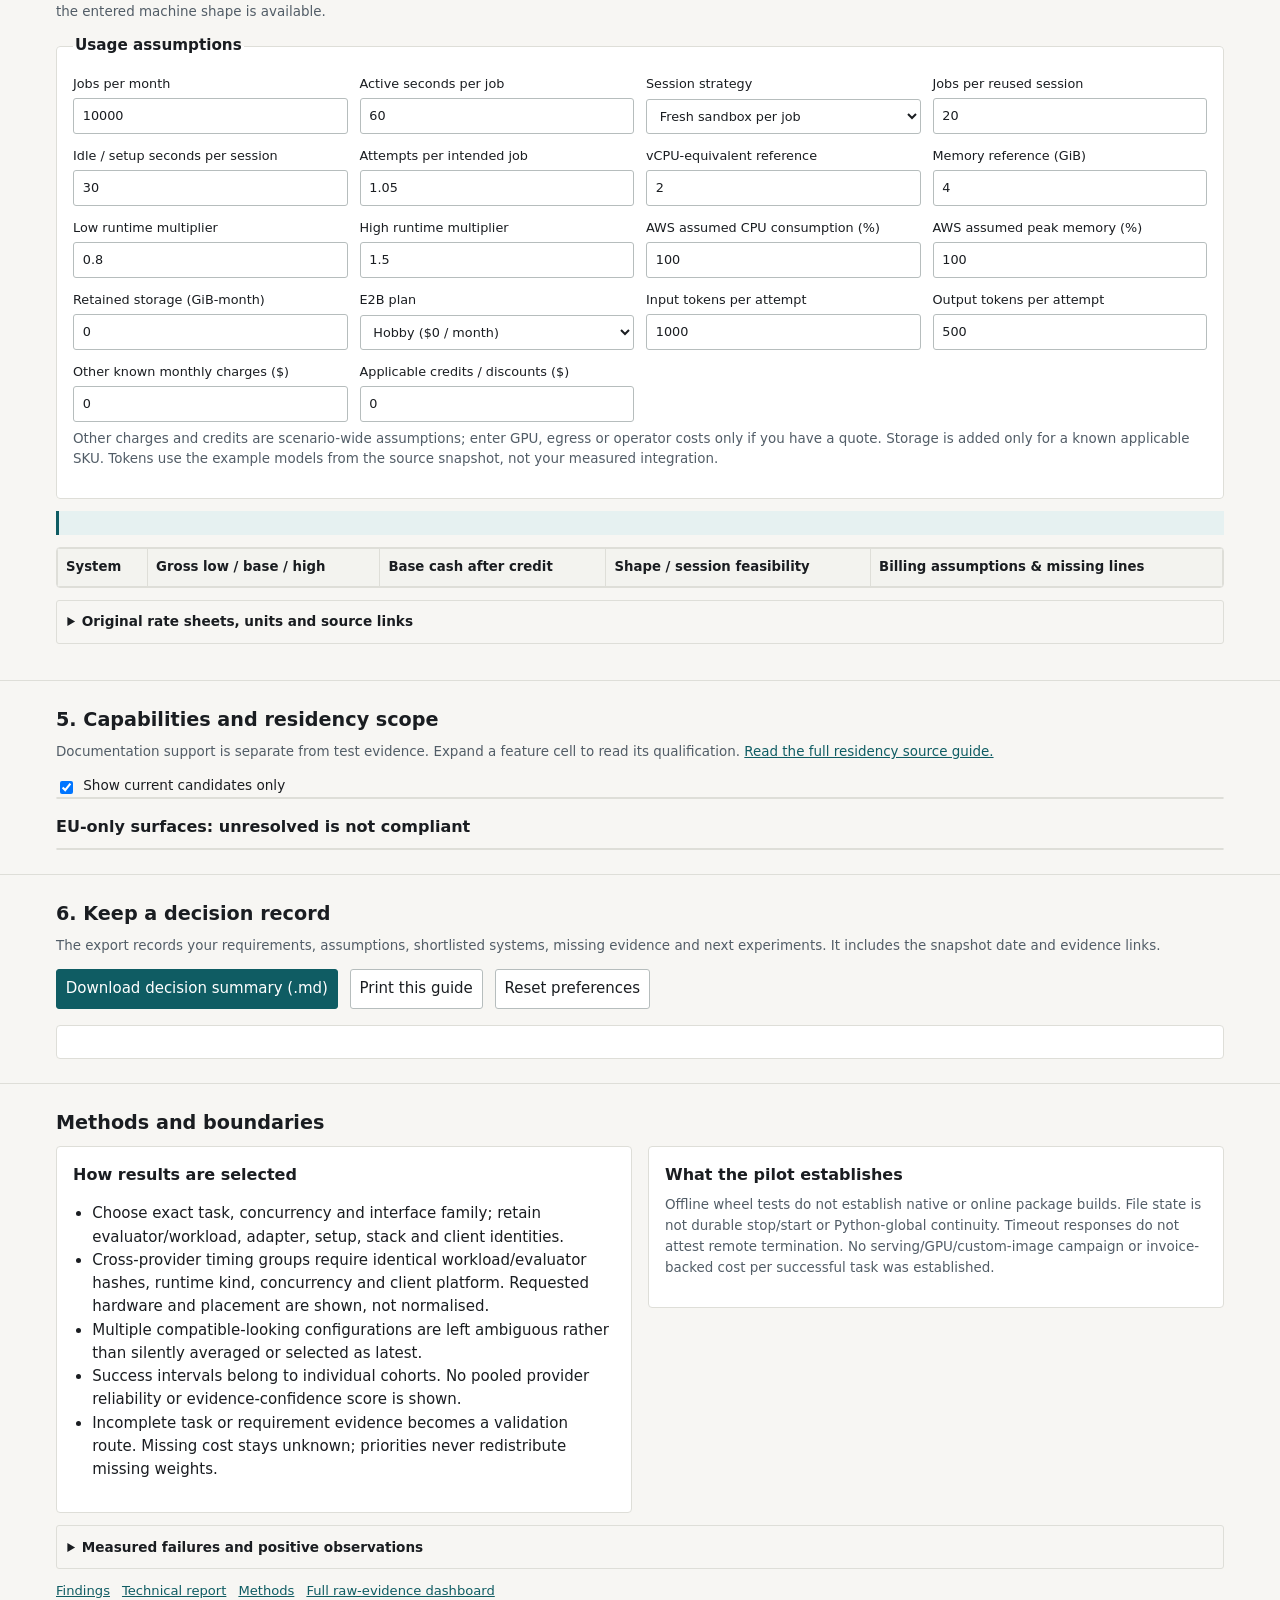
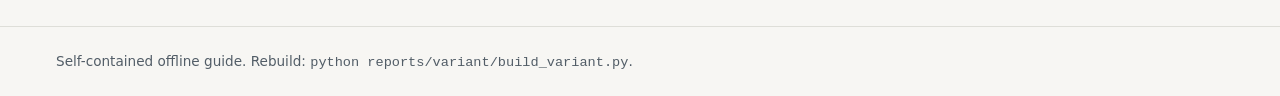
<file: reports/variant/template.html>
<!doctype html>
<html lang="en">
<head>
<meta charset="utf-8"><meta name="viewport" content="width=device-width,initial-scale=1">
<title>Sandbox decision guide · evidence, requirements and costs</title>
<style>
:root{--bg:#f7f6f3;--surface:#fff;--ink:#1a1d21;--muted:#525d67;--line:#deded8;--accent:#0f5c63;--soft:#e6f1f1;--good:#21623b;--good-bg:#e8f4ec;--warn:#765411;--warn-bg:#faf0d5;--bad:#9b302b;--bad-bg:#f8e9e7;--mono:ui-monospace,Menlo,Consolas,monospace}
*{box-sizing:border-box}html{scroll-padding-top:4rem}body{margin:0;background:var(--bg);color:var(--ink);font:15px/1.55 system-ui,-apple-system,sans-serif}h1{font-size:1.8rem;line-height:1.2;margin:0 0 .75rem}h2{font-size:1.2rem;margin:0 0 .5rem}h3{font-size:1rem;margin:0 0 .5rem}p{margin:.4rem 0 .75rem}a{color:var(--accent)}.wrap{max-width:1200px;margin:auto;padding:0 1rem}.top{background:white;padding:2rem 0 1rem;border-bottom:1px solid var(--line)}.intro{max-width:80ch;color:var(--muted)}.kicker{font:12px var(--mono);color:var(--accent);margin-bottom:.75rem;text-transform:uppercase;letter-spacing:.08em}nav{position:sticky;top:0;z-index:10;background:white;border-bottom:1px solid var(--line)}nav .wrap{display:flex;overflow:auto;gap:1rem;padding: .65rem 1rem}nav a{white-space:nowrap;font-size:.85rem;text-decoration:none}section{padding:1.5rem 0;border-bottom:1px solid var(--line)}.grid{display:grid;grid-template-columns:repeat(2,minmax(0,1fr));gap:1rem;align-items:start}.card,fieldset{background:var(--surface);border:1px solid var(--line);border-radius:4px;padding:1rem;min-width:0;margin:0}legend{font-weight:650;font-size:.95rem}.small,.hint{font-size:.84rem;color:var(--muted)}.hint{margin:.4rem 0 .75rem}.choices{display:grid;gap:.5rem}.choice{display:flex;gap:.5rem;align-items:flex-start;padding:.45rem;border:1px solid var(--line);border-radius:3px;font-size:.9rem;cursor:pointer}.choice:has(input:checked){background:var(--soft);border-color:var(--accent)}.choice input{margin-top:.35rem;flex-shrink:0}.choice small{display:block;color:var(--muted)}.checks{display:grid;grid-template-columns:repeat(2,minmax(0,1fr));gap:.35rem}.check{display:flex;gap:.45rem;align-items:flex-start;font-size:.85rem}.check input{margin-top:.35rem}.controls{display:flex;gap:.75rem;flex-wrap:wrap;align-items:end}.controls label{display:grid;gap:.25rem;font-size:.85rem}input[type=number],select,button{font:inherit;border:1px solid #b6bdbd;border-radius:3px;background:white;color:var(--ink);padding:.45rem .55rem}button{cursor:pointer}button.primary{background:var(--accent);color:white;border-color:var(--accent)}button:hover{filter:brightness(.95)}:focus-visible{outline:3px solid #126f9b;outline-offset:2px}.notice{padding:.75rem 1rem;border-left:3px solid var(--accent);background:var(--soft);font-size:.85rem;margin:.75rem 0}.warning{border-color:var(--warn);background:var(--warn-bg)}.danger{border-color:var(--bad);background:var(--bad-bg)}.badge{display:inline-block;border-radius:3px;padding:.15rem .4rem;font-size:.73rem;font-weight:650;background:#eee;color:var(--muted)}.supported,.pass{color:var(--good);background:var(--good-bg)}.conditional,.unknown,.validate{color:var(--warn);background:var(--warn-bg)}.unsupported,.conflict,.failure{color:var(--bad);background:var(--bad-bg)}.mono{font-family:var(--mono);font-size:.8rem;overflow-wrap:anywhere}.result-head{display:flex;justify-content:space-between;gap:.5rem;align-items:start}.result-head h3{margin-bottom:.25rem}.metrics{display:flex;flex-wrap:wrap;gap:.65rem;font-size:.85rem;margin:.75rem 0}.metrics span{border-bottom:1px solid var(--line);padding-bottom:.2rem}.requirements{font-size:.85rem;padding-left:1.1rem}.results{display:grid;grid-template-columns:repeat(2,minmax(0,1fr));gap:1rem}.group{margin:1.25rem 0 .75rem}.tablewrap{overflow:auto;border:1px solid var(--line);border-radius:4px;background:white;max-height:650px}table{border-collapse:collapse;width:100%;font-size:.83rem}th,td{border:1px solid var(--line);padding:.5rem;text-align:left;vertical-align:top}thead th{position:sticky;top:0;background:#f3f3ef;z-index:2}th button{font-size:.8rem;border:0;background:transparent;padding:0;text-align:left;font-weight:650}.num{font-family:var(--mono);white-space:nowrap}.matrix td{min-width:130px}.matrix th{min-width:150px}.matrix details{font-size:.78rem}.matrix summary{cursor:pointer}details{margin:.75rem 0}summary{cursor:pointer;font-size:.85rem;font-weight:650}.panel-details{border:1px solid var(--line);padding:.65rem;border-radius:3px}.calc{display:grid;grid-template-columns:repeat(4,minmax(0,1fr));gap:.75rem}.calc label{display:grid;gap:.25rem;font-size:.8rem}.calc input,.calc select{width:100%;min-width:0}.bar{display:flex;align-items:center;gap:.75rem;margin:.5rem 0;font-size:.85rem}.track{flex:1;height:.5rem;background:#eee}.fill{height:100%;background:var(--accent)}.provider-note{margin:.5rem 0;font-size:.83rem}.sensitivity{display:flex;flex-wrap:wrap;gap:.75rem}.sensitivity>div{flex:1;min-width:200px}.empty{background:white;padding:1rem;border:1px dashed var(--line)}.decision{margin-top:1rem}footer{padding:1.5rem 0;color:var(--muted);font-size:.85rem}ul{padding-left:1.2rem}.linkrow{display:flex;gap:.75rem;flex-wrap:wrap;font-size:.82rem}.compare-picker{margin-top:.75rem}.evidence-table{min-width:880px}.subheading{margin-top:1rem}.sort-note{font-size:.8rem;color:var(--muted)}
.controls label{min-width:0;max-width:100%}.controls select{min-width:0;max-width:100%}
@media(max-width:860px){.grid,.results{grid-template-columns:1fr}.calc{grid-template-columns:repeat(2,minmax(0,1fr))}}
@media(max-width:400px){h1{font-size:1.4rem}.checks,.calc{grid-template-columns:1fr}.controls>*{max-width:100%}}
@media print{nav,.export-actions,.compare-picker{display:none}.grid,.results{display:block}.card{break-inside:avoid;margin:.5rem 0}.tablewrap{max-height:none;overflow:visible}body{background:white}}
</style>
</head>
<body>
<header class="top"><div class="wrap">
<div class="kicker">Benchmark decision guide · <span id="snapshot"></span></div>
<h1>Choose a sandbox for the work you actually run.</h1>
<p class="intro">Define the job, check requirements, inspect comparable test results, and model the bill. Recommendations distinguish measured candidates from systems that still need validation. Every number can be traced to a cohort or published rate.</p>
<div class="notice">This pilot is a starting point for a deployment trial. Five passes out of five have a 95% Wilson lower bound of about 56.6%. No SLA, end-to-end residency certification or invoice-backed cost ranking was established.</div>
</div></header>
<nav aria-label="Sections"><div class="wrap"><a href="#profile">1. Job & requirements</a><a href="#shortlist">2. Candidates</a><a href="#compare">3. Compare evidence</a><a href="#cost">4. Cost scenarios</a><a href="#matrix">5. Features & residency</a><a href="#decision">6. Decision summary</a><a href="#method">Methods</a></div></nav>
<main>
<section id="profile"><div class="wrap">
<h2>1. Describe the job</h2><p class="hint">Choose one or more operations. The preview states exactly which fixtures and features they require. Advanced jobs with no fixture stay marked untested.</p>
<div class="grid"><fieldset><legend>Type of work</legend><div id="workloads" class="choices"></div></fieldset>
<div class="choices"><fieldset><legend>Additional must-haves</legend><p class="hint">Supported means documented fit, conditional needs a configuration check, unknown stays unresolved, and unsupported is a conflict. There is no feature-points score.</p><div id="requirements" class="checks"></div></fieldset>
<fieldset><legend>Comparison context</legend><div class="controls">
<label>Interface family<select id="family"><option value="remote_runtime">Direct remote execution</option><option value="model_mediated">Model-mediated code tool</option><option value="all">All families (separate comparison groups)</option></select></label>
<label>Workers in cohort<select id="workers"><option value="1">1 worker / baseline</option><option value="3">3 workers / short burst</option></select></label>
<label>Order measured candidates by<select id="priority"><option value="correctness">Correctness first</option><option value="speed">Task latency first</option><option value="cost">Scenario cost first</option></select></label>
</div><p class="hint">Priorities change ordering within complete comparison groups. Missing metrics are never rewarded by redistributing weights. Hardware, region and cache differences remain visible.</p>
<label class="check"><input id="controls" type="checkbox">Show controls and deployment-unattested routes for investigation</label></fieldset>
<fieldset><legend>Which surfaces must stay in the EU?</legend><p class="hint">EU member states are distinct from EEA or wider Europe. These checks expose conflicts and unresolved scope; no provider is certified EU-only.</p><div id="residency-checks" class="checks"></div></fieldset></div></div>
<div id="profile-preview" class="notice"></div>
</div></section>
<section id="shortlist"><div class="wrap"><h2>2. Evidence-backed candidates and validation routes</h2><p id="result-status" class="hint" aria-live="polite"></p><div id="candidates"></div>
<details class="panel-details"><summary>How the shortlist changes with your priority</summary><div id="sensitivity" class="sensitivity"></div><p class="hint">These are ordering changes, not statistical proof of a winner. Overlapping success intervals and small timing samples require a larger trial.</p></details>
</div></section>
<section id="compare"><div class="wrap"><h2>3. Compare the actual cohorts</h2><p class="hint">Select up to three systems on their cards. Inspect pass counts, success intervals, lifecycle p50/p95, failures and setup identities side by side.</p><div id="side-by-side"></div>
<h3 class="subheading">All systems</h3><div class="tablewrap"><table id="summary-table"><thead><tr><th><button data-sort="name">System ↕</button></th><th><button data-sort="bucket">Decision state ↕</button></th><th><button data-sort="coverage">Task coverage ↕</button></th><th>Requirements</th><th>Successful task p50 range</th><th>Base scenario</th><th>Next check</th></tr></thead><tbody></tbody></table></div>
<details class="panel-details"><summary>Full cohort ledger, including baseline and burst separately</summary><div class="tablewrap"><table id="cohort-table" class="evidence-table"><thead><tr><th>System / operation</th><th>Runtime / workers</th><th>Passed / evaluated</th><th>Success 95% interval</th><th>Lifecycle p50 / p95</th><th>All-attempt p50</th><th>Setup & proof</th></tr></thead><tbody></tbody></table></div></details>
<details class="panel-details"><summary>Short worker-burst observations</summary><div id="bursts"></div></details>
</div></section>
<section id="cost"><div class="wrap"><h2>4. Model your workload bill</h2><p class="hint">Published USD rates at the report snapshot date. Low/base/high are explicit utilisation assumptions, not confidence intervals or measured bills. These scenarios do not prove the entered machine shape is available.</p>
<fieldset><legend>Usage assumptions</legend><div class="calc">
<label>Jobs per month<input id="jobs" type="number" min="0" max="100000000" value="10000"></label>
<label>Active seconds per job<input id="duration" type="number" min="1" max="86400" value="60"></label>
<label>Session strategy<select id="session-mode"><option value="fresh">Fresh sandbox per job</option><option value="reuse">Reuse a session</option></select></label>
<label>Jobs per reused session<input id="reuse" type="number" min="1" max="10000" value="20"></label>
<label>Idle / setup seconds per session<input id="idle" type="number" min="0" max="86400" value="30"></label>
<label>Attempts per intended job<input id="attempts" type="number" min="1" max="20" step="0.05" value="1.05"></label>
<label>vCPU-equivalent reference<input id="vcpu" type="number" min="0.25" max="256" step="0.25" value="2"></label>
<label>Memory reference (GiB)<input id="memory" type="number" min="0.5" max="256" step="0.5" value="4"></label>
<label>Low runtime multiplier<input id="low" type="number" min="0" max="1" step="0.05" value="0.8"></label>
<label>High runtime multiplier<input id="high" type="number" min="1" max="10" step="0.1" value="1.5"></label>
<label>AWS assumed CPU consumption (%)<input id="cpu-use" type="number" min="0" max="100" value="100"></label>
<label>AWS assumed peak memory (%)<input id="mem-use" type="number" min="0" max="100" value="100"></label>
<label>Retained storage (GiB-month)<input id="storage" type="number" min="0" max="100000" value="0"></label>
<label>E2B plan<select id="plan"><option value="0">Hobby ($0 / month)</option><option value="150">Pro ($150 / month)</option><option value="650">Pro+ ($650 / month)</option><option value="1150">Pro++ ($1,150 / month)</option></select></label>
<label>Input tokens per attempt<input id="input-tokens" type="number" min="0" max="10000000" value="1000"></label>
<label>Output tokens per attempt<input id="output-tokens" type="number" min="0" max="10000000" value="500"></label>
<label>Other known monthly charges ($)<input id="extras" type="number" min="0" max="1000000" value="0"></label>
<label>Applicable credits / discounts ($)<input id="credits" type="number" min="0" max="1000000" value="0"></label>
</div><p class="hint">Other charges and credits are scenario-wide assumptions; enter GPU, egress or operator costs only if you have a quote. Storage is added only for a known applicable SKU. Tokens use the example models from the source snapshot, not your measured integration.</p></fieldset>
<div id="cost-explanation" class="notice"></div><div class="tablewrap"><table id="cost-table"><thead><tr><th>System</th><th>Gross low / base / high</th><th>Base cash after credit</th><th>Shape / session feasibility</th><th>Billing assumptions & missing lines</th></tr></thead><tbody></tbody></table></div>
<details class="panel-details"><summary>Original rate sheets, units and source links</summary><div id="rate-sheets"></div></details>
</div></section>
<section id="matrix"><div class="wrap"><h2>5. Capabilities and residency scope</h2><p class="hint">Documentation support is separate from test evidence. Expand a feature cell to read its qualification. <a href="../eu-data-residency.md">Read the full residency source guide.</a></p>
<label class="check"><input id="matrix-candidates" type="checkbox" checked>Show current candidates only</label><div class="tablewrap"><table id="feature-table" class="matrix"><thead></thead><tbody></tbody></table></div>
<h3 class="subheading">EU-only surfaces: unresolved is not compliant</h3><div class="tablewrap"><table id="residency-table" class="matrix"><thead></thead><tbody></tbody></table></div>
</div></section>
<section id="decision"><div class="wrap"><h2>6. Keep a decision record</h2><p class="hint">The export records your requirements, assumptions, shortlisted systems, missing evidence and next experiments. It includes the snapshot date and evidence links.</p><div class="controls export-actions"><button id="export" class="primary">Download decision summary (.md)</button><button id="print">Print this guide</button><button id="reset">Reset preferences</button></div><div id="decision-preview" class="card decision"></div></div></section>
<section id="method"><div class="wrap"><h2>Methods and boundaries</h2><div class="grid"><div class="card"><h3>How results are selected</h3><ul><li>Choose exact task, concurrency and interface family; retain evaluator/workload, adapter, setup, stack and client identities.</li><li>Cross-provider timing groups require identical workload/evaluator hashes, runtime kind, concurrency and client platform. Requested hardware and placement are shown, not normalised.</li><li>Multiple compatible-looking configurations are left ambiguous rather than silently averaged or selected as latest.</li><li>Success intervals belong to individual cohorts. No pooled provider reliability or evidence-confidence score is shown.</li><li>Incomplete task or requirement evidence becomes a validation route. Missing cost stays unknown; priorities never redistribute missing weights.</li></ul></div><div class="card"><h3>What the pilot establishes</h3><div id="counts"></div><p class="small">Offline wheel tests do not establish native or online package builds. File state is not durable stop/start or Python-global continuity. Timeout responses do not attest remote termination. No serving/GPU/custom-image campaign or invoice-backed cost per successful task was established.</p><div id="provenance"></div></div></div>
<details class="panel-details"><summary>Measured failures and positive observations</summary><div id="insights"></div></details><div class="linkrow"><a href="../findings.md">Findings</a><a href="../detailed-report.md">Technical report</a><a href="../evaluation-framework.md">Methods</a><a href="../index.html">Full raw-evidence dashboard</a></div>
</div></section>
</main><footer><div class="wrap">Self-contained offline guide. Rebuild: <code>python reports/variant/build_variant.py</code>. <span id="generated"></span></div></footer>
<noscript><div class="wrap notice warning">JavaScript is required for the interactive guide. Read <a href="../findings.md">the findings</a> for a static summary.</div></noscript>
<script id="evidence-data" type="application/json">__DATA_JSON__</script>
<script>__APP_JS__</script>
</body></html>
</file>
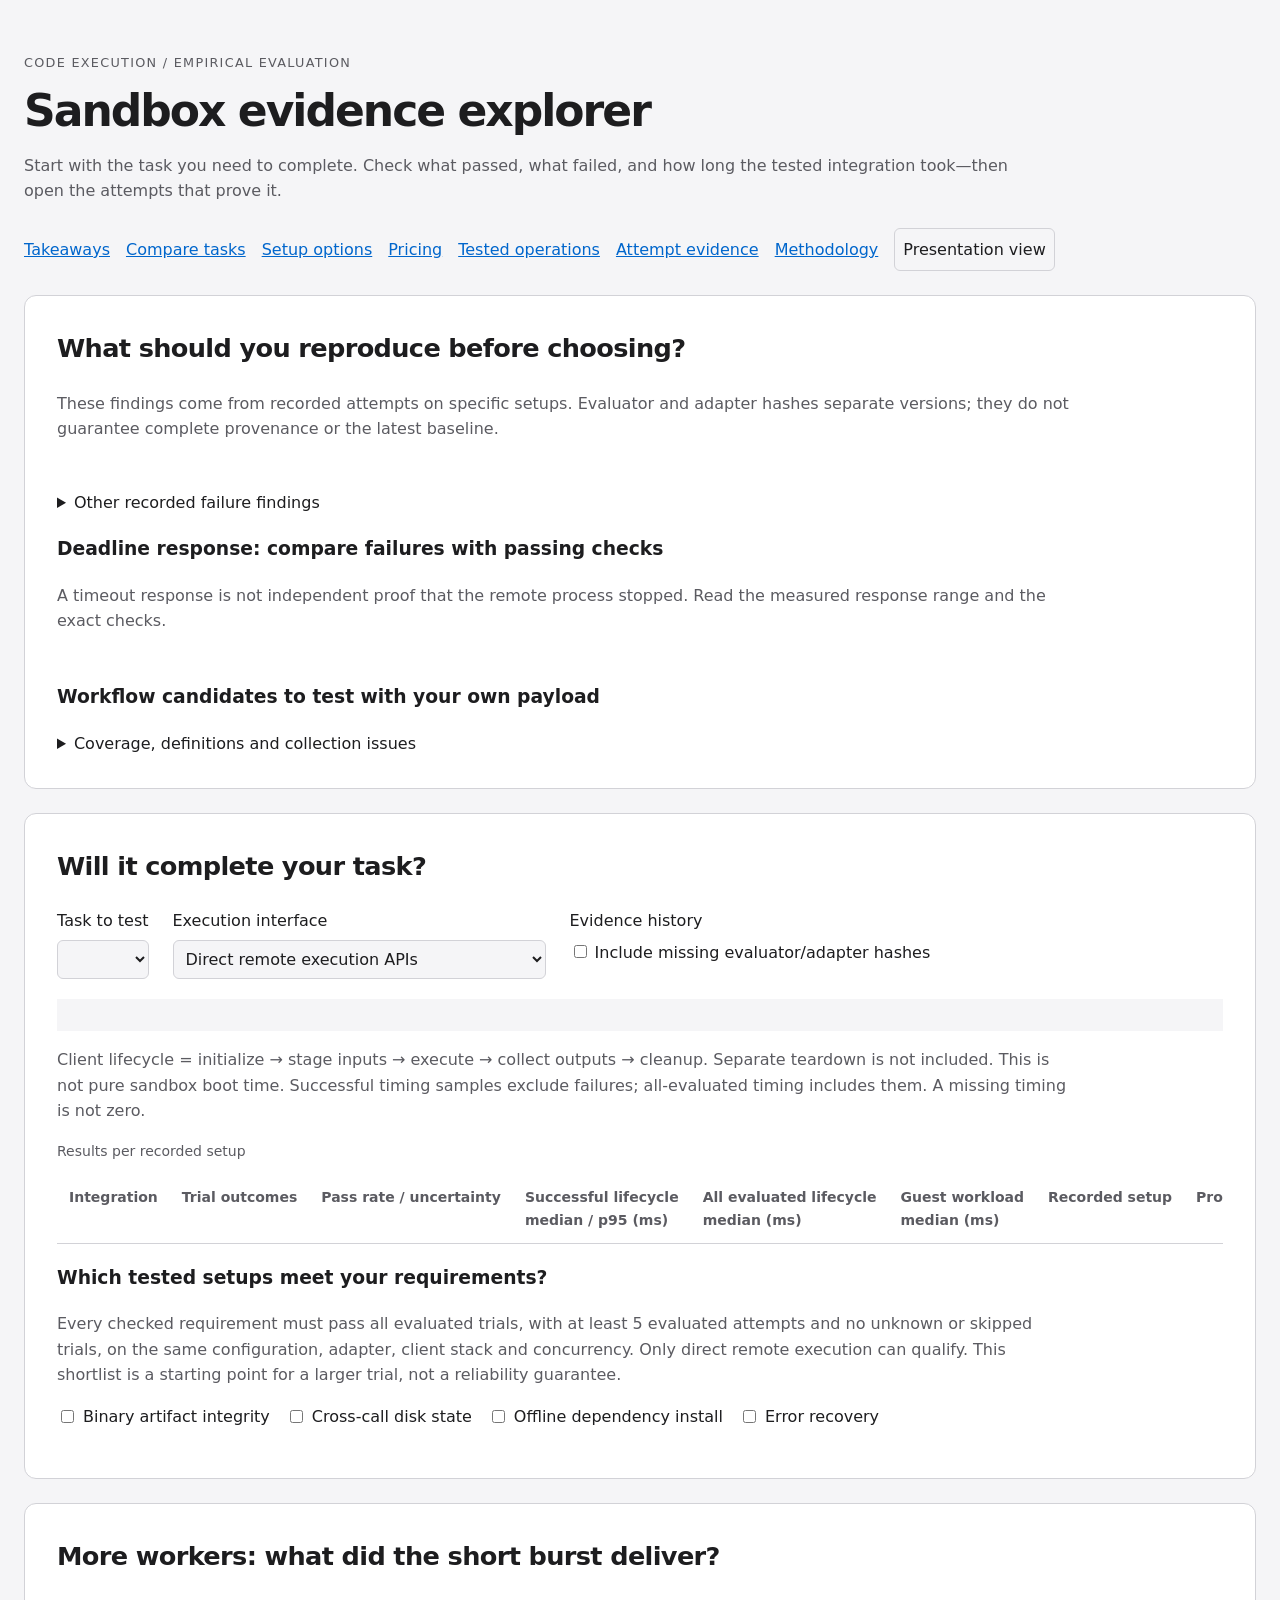
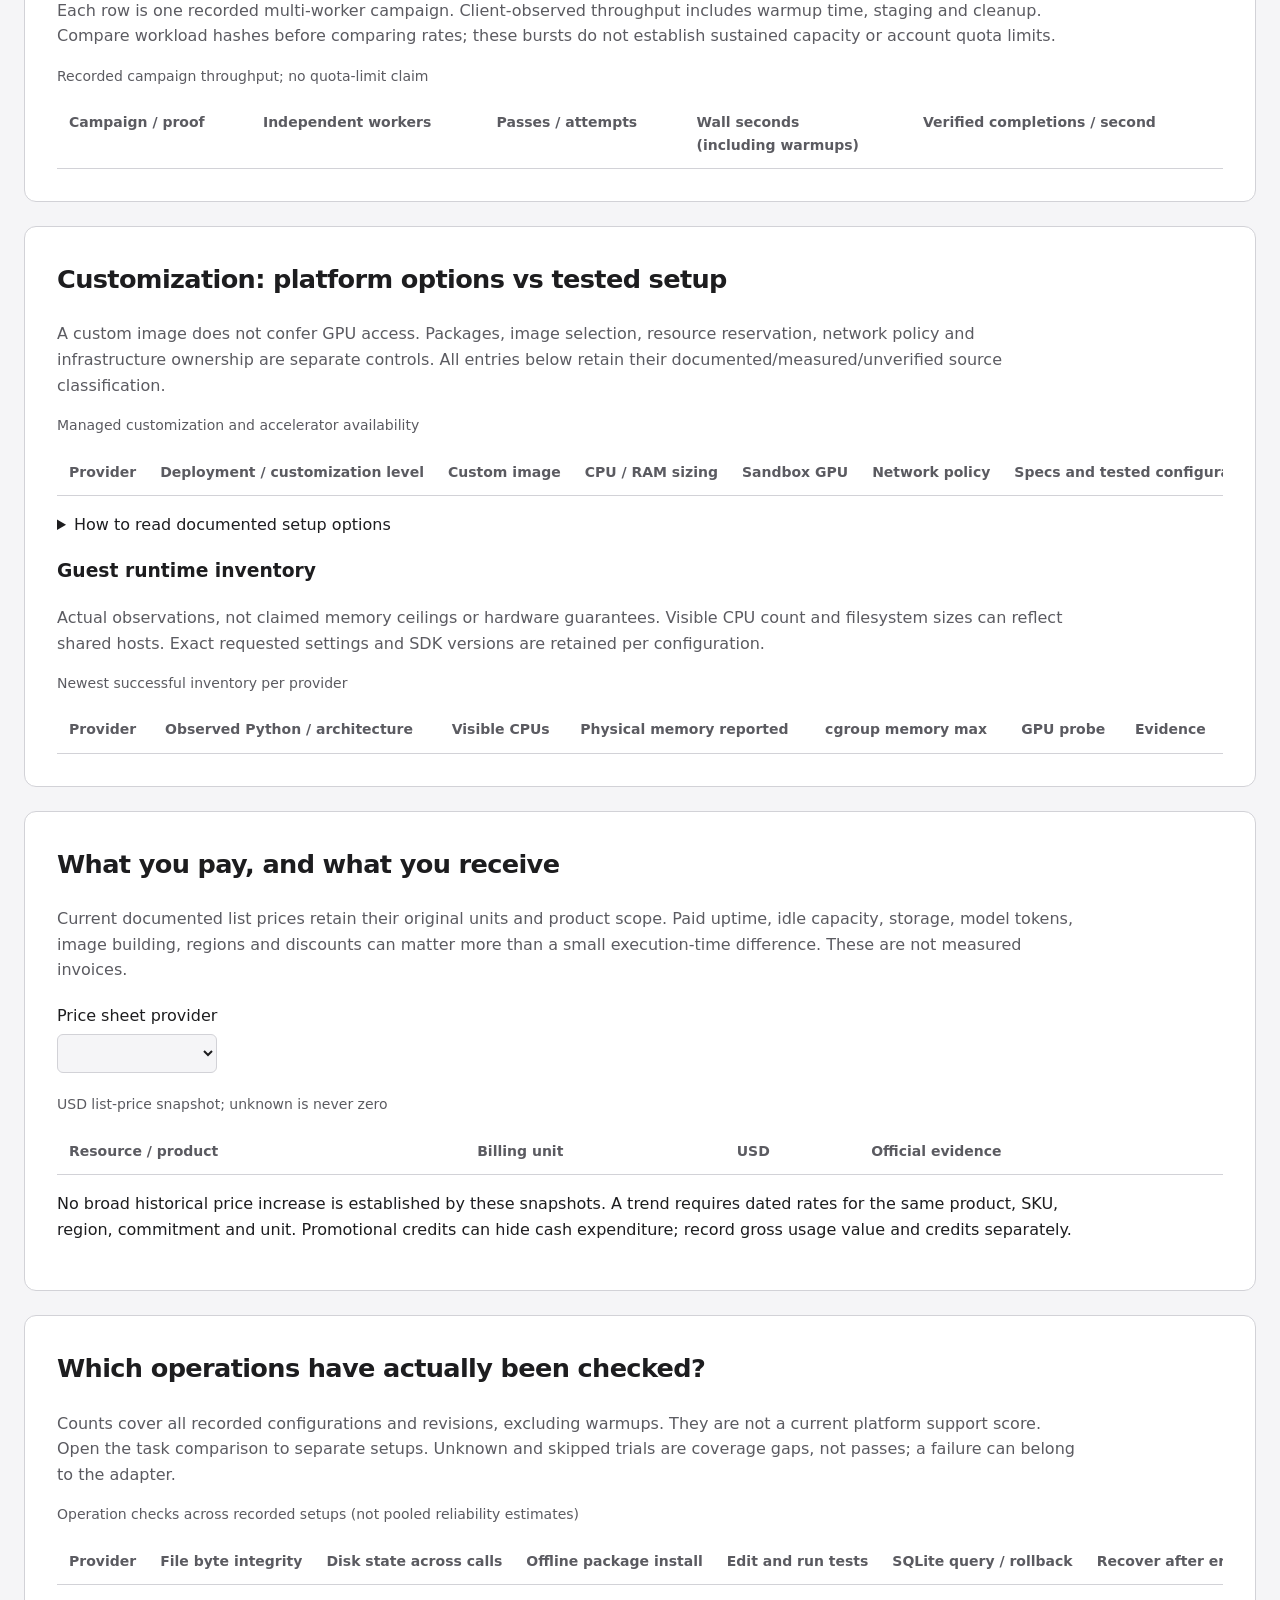
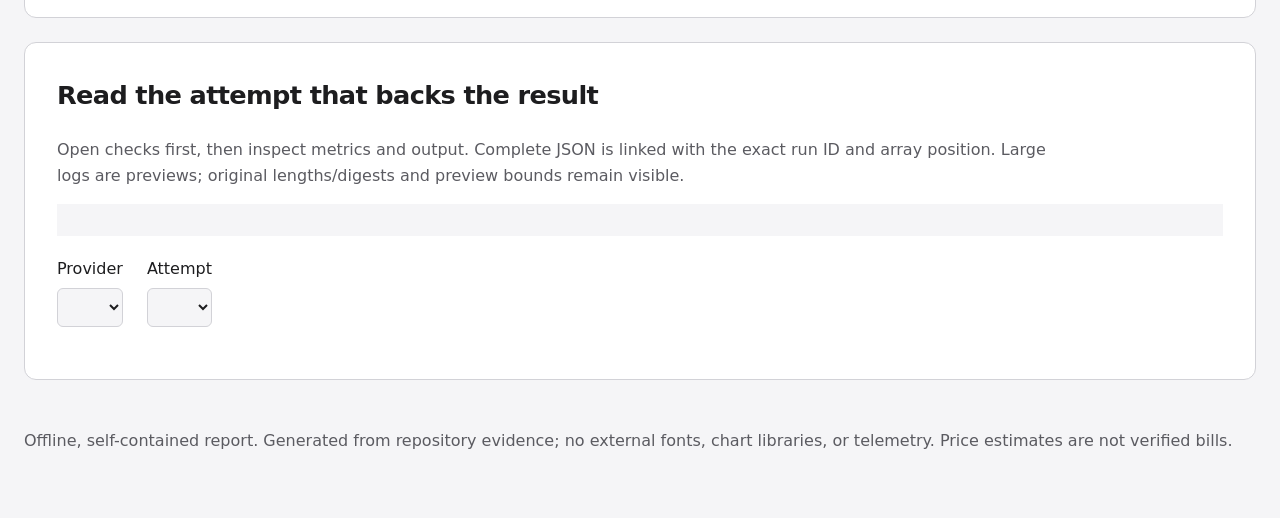
<file: src/bench/dashboard.html>
<!doctype html>
<html lang="en">
<head>
<meta charset="utf-8"><meta name="viewport" content="width=device-width,initial-scale=1">
<link rel="icon" href="data:,">
<title>Sandbox evidence explorer</title>
<style>
:root{--bg:#f5f5f7;--panel:#fff;--line:#d2d2d7;--text:#1d1d1f;--muted:#5b5b61;--accent:#0066cc;--warn:#8a5600;--bad:#b42318}
*{box-sizing:border-box}body{margin:0;background:var(--bg);color:var(--text);font:16px/1.6 -apple-system,BlinkMacSystemFont,system-ui,sans-serif}main{max-width:1400px;margin:auto;padding:40px 24px}h1{font-size:2.75rem;letter-spacing:-.045em;line-height:1.15;margin:0}h2{font-size:1.6rem;letter-spacing:-.025em;margin-top:0}p{max-width:100ch}a{color:var(--accent)}nav{display:flex;gap:16px;flex-wrap:wrap;align-items:center;margin-top:24px}section{background:var(--panel);border:1px solid var(--line);padding:32px;margin:24px 0;border-radius:12px}.eyebrow{color:var(--muted);font-size:.8rem;letter-spacing:.1em;text-transform:uppercase}.muted,small{color:var(--muted)}.note{border-left:3px solid var(--warn);padding-left:16px}.controls{display:flex;gap:24px;flex-wrap:wrap;margin:20px 0}label{display:flex;flex-direction:column;gap:6px}select,input,button{font:inherit;color:var(--text);background:var(--bg);border:1px solid var(--line);padding:8px;border-radius:6px}select{max-width:100%}button{cursor:pointer}button:hover{border-color:var(--accent)}:focus-visible{outline:3px solid var(--accent);outline-offset:3px}.table-scroll{overflow:auto}table{width:100%;border-collapse:collapse;font-size:.875rem}caption{text-align:left;color:var(--muted);padding:0 0 12px}th,td{text-align:left;padding:12px;border-bottom:1px solid var(--line);vertical-align:top}th{color:var(--muted);white-space:nowrap}td{min-width:100px}code,pre{font:13px/1.6 ui-monospace,monospace}pre{white-space:pre-wrap;overflow-wrap:anywhere;max-height:440px;overflow:auto;background:var(--bg);padding:16px}details{margin-top:16px}summary{cursor:pointer}.pass{color:#146c43}.fail{color:var(--bad)}.unknown,.skipped{color:var(--warn)}.bar{height:6px;background:var(--accent);margin-top:8px;border-radius:3px}.stats{display:flex;gap:40px;flex-wrap:wrap}.stat strong{display:block;font-size:2rem;font-weight:600;letter-spacing:-.03em}.requirements{display:flex;gap:16px;flex-wrap:wrap}.requirements label{flex-direction:row;align-items:center}#recommendations{padding-top:16px}footer{padding:24px 0;color:var(--muted)}.presentation section{display:none}.presentation section.slide-active{display:block;min-height:70vh}.slide-controls{display:none}.presentation .slide-controls{display:flex;gap:16px;align-items:center}.presentation h2{font-size:2rem}@media(max-width:600px){main{padding:20px 12px}section{padding:16px}h1{font-size:2rem}.controls label{width:100%}}@media print{body{background:white}nav,button,.controls,.slide-controls{display:none!important}section,.presentation section{display:block;break-after:page;border:none}pre{max-height:none}}
</style>
<style>
.takeaways{display:grid;grid-template-columns:repeat(3,minmax(0,1fr));gap:24px;margin:24px 0}.takeaways article{border-top:3px solid var(--line);padding-top:16px;overflow-wrap:anywhere}.takeaways h3{margin:0;font-size:1.15rem}.takeaways p{margin:12px 0}.takeaways ul{padding-left:20px}.outcomes{font-weight:600}td small{display:block}td details{max-width:36ch}code{overflow-wrap:anywhere}.evidence-link{display:inline-block;margin:8px 0}.scope{background:var(--bg);padding:16px;margin:16px 0}.scope p{margin:4px 0}.stats{margin:20px 0}.controls label{min-width:0;max-width:100%}#attempt-details h3{overflow-wrap:anywhere}@media(max-width:900px){.takeaways{grid-template-columns:1fr}}@media(max-width:600px){main{padding:24px 12px}section{padding:20px}h1{font-size:2rem}.controls label{width:100%}}
</style>
</head>
<body><main>
<header><p class="eyebrow">Code execution / empirical evaluation</p><h1>Sandbox evidence explorer</h1>
<p class="muted">Start with the task you need to complete. Check what passed, what failed, and how long the tested integration took—then open the attempts that prove it.</p>
<nav aria-label="Sections"><a href="#takeaways">Takeaways</a><a href="#workloads">Compare tasks</a><a href="#customization">Setup options</a><a href="#economics">Pricing</a><a href="#capabilities">Tested operations</a><a href="#raw">Attempt evidence</a><a href="evaluation-framework.md">Methodology</a><button id="presentation" aria-pressed="false">Presentation view</button></nav><div class="slide-controls"><button id="previous">Previous</button><span id="slide-number" aria-live="polite"></span><button id="next">Next</button></div></header>
<section id="takeaways" aria-labelledby="coverage-title"><h2 id="coverage-title">What should you reproduce before choosing?</h2><p class="muted">These findings come from recorded attempts on specific setups. Evaluator and adapter hashes separate versions; they do not guarantee complete provenance or the latest baseline.</p><div id="takeaway-body" class="takeaways"></div><details id="other-findings"><summary>Other recorded failure findings</summary><div id="other-failure-body"></div></details><h3>Deadline response: compare failures with passing checks</h3><p class="muted">A timeout response is not independent proof that the remote process stopped. Read the measured response range and the exact checks.</p><div id="deadline-body" class="takeaways"></div><h3>Workflow candidates to test with your own payload</h3><div id="workflow-takeaways"></div>
<details><summary>Coverage, definitions and collection issues</summary><div class="stats" id="coverage"></div><p id="methodology" class="muted"></p><p>Pass = expected checks and cleanup succeeded. Fail = an evaluated check or lifecycle requirement failed. Unknown = not validated. Skipped = not exercised, often an adapter or prerequisite gap. Only pass + fail enter the evaluated success denominator; unknown and skipped counts remain visible. Warmups are excluded from comparison rows.</p><p class="note">Legacy “live” reports are unvalidated historical observations. A host HTTP executor is not proof of Kubernetes isolation.</p><h3>Collection issues</h3><ul id="issues"></ul></details></section>
<section id="workloads"><h2>Will it complete your task?</h2>
<div class="controls"><label>Task to test<select id="suite"></select></label><label>Execution interface<select id="kind"><option value="remote_runtime">Direct remote execution APIs</option><option value="model_mediated">Execution through a model tool</option><option value="local_control">Local baseline (this host)</option><option value="unattested_legacy">Historical runtime, deployment unverified</option><option value="unattested_endpoint">Endpoint, deployment unverified</option></select></label><label><span>Evidence history</span><span><input id="history" type="checkbox"> Include missing evaluator/adapter hashes</span></label></div>
<p id="task-description"></p><div id="view-takeaway" class="scope" role="status" aria-live="polite"></div>
<p class="muted">Client lifecycle = initialize → stage inputs → execute → collect outputs → cleanup. Separate teardown is not included. This is not pure sandbox boot time. Successful timing samples exclude failures; all-evaluated timing includes them. A missing timing is not zero.</p>
<div class="table-scroll"><table><caption id="table-caption">Results per recorded setup</caption><thead><tr><th>Integration</th><th>Trial outcomes</th><th>Pass rate / uncertainty</th><th>Successful lifecycle<br>median / p95 (ms)</th><th>All evaluated lifecycle<br>median (ms)</th><th>Guest workload<br>median (ms)</th><th>Recorded setup</th><th>Proof</th></tr></thead><tbody id="comparison"></tbody></table></div>
<h3>Which tested setups meet your requirements?</h3><p class="muted">Every checked requirement must pass all evaluated trials, with at least 5 evaluated attempts and no unknown or skipped trials, on the same configuration, adapter, client stack and concurrency. Only direct remote execution can qualify. This shortlist is a starting point for a larger trial, not a reliability guarantee.</p>
<div class="requirements"><label><input type="checkbox" value="artifact_roundtrip">Binary artifact integrity</label><label><input type="checkbox" value="session_state">Cross-call disk state</label><label><input type="checkbox" value="dependency_install">Offline dependency install</label><label><input type="checkbox" value="error_recovery">Error recovery</label></div>
<div id="recommendations" role="status" aria-live="polite"></div></section>
<section id="scale"><h2>More workers: what did the short burst deliver?</h2><p class="muted">Each row is one recorded multi-worker campaign. Client-observed throughput includes warmup time, staging and cleanup. Compare workload hashes before comparing rates; these bursts do not establish sustained capacity or account quota limits.</p><div class="table-scroll"><table><caption>Recorded campaign throughput; no quota-limit claim</caption><thead><tr><th>Campaign / proof</th><th>Independent workers</th><th>Passes / attempts</th><th>Wall seconds<br>(including warmups)</th><th>Verified completions / second</th></tr></thead><tbody id="burst-body"></tbody></table></div></section>
<section id="customization"><h2>Customization: platform options vs tested setup</h2><p class="muted">A custom image does not confer GPU access. Packages, image selection, resource reservation, network policy and infrastructure ownership are separate controls. All entries below retain their documented/measured/unverified source classification.</p>
<div class="table-scroll"><table><caption>Managed customization and accelerator availability</caption><thead><tr><th>Provider</th><th>Deployment / customization level</th><th>Custom image</th><th>CPU / RAM sizing</th><th>Sandbox GPU</th><th>Network policy</th><th>Specs and tested configuration</th></tr></thead><tbody id="customization-body"></tbody></table></div>
<details><summary>How to read documented setup options</summary><p>“Documented” describes a source-backed platform option, not a successful benchmark. “Measured” must be read with its tested configuration and attempt checks. “Unverified” is a coverage gap. A guest-visible GPU or memory value does not attest reserved resources or isolation.</p></details>
<h3>Guest runtime inventory</h3><p class="muted">Actual observations, not claimed memory ceilings or hardware guarantees. Visible CPU count and filesystem sizes can reflect shared hosts. Exact requested settings and SDK versions are retained per configuration.</p>
<div class="table-scroll"><table><caption>Newest successful inventory per provider</caption><thead><tr><th>Provider</th><th>Observed Python / architecture</th><th>Visible CPUs</th><th>Physical memory reported</th><th>cgroup memory max</th><th>GPU probe</th><th>Evidence</th></tr></thead><tbody id="inventory-body"></tbody></table></div></section>
<section id="economics"><h2>What you pay, and what you receive</h2><p class="muted">Current documented list prices retain their original units and product scope. Paid uptime, idle capacity, storage, model tokens, image building, regions and discounts can matter more than a small execution-time difference. These are not measured invoices.</p>
<div class="controls"><label>Price sheet provider<select id="price-provider"></select></label></div><p id="pricing-model"></p><div class="table-scroll"><table><caption>USD list-price snapshot; unknown is never zero</caption><thead><tr><th>Resource / product</th><th>Billing unit</th><th>USD</th><th>Official evidence</th></tr></thead><tbody id="pricing-body"></tbody></table></div><p id="pricing-limitations" class="note"></p>
<p>No broad historical price increase is established by these snapshots. A trend requires dated rates for the same product, SKU, region, commitment and unit. Promotional credits can hide cash expenditure; record gross usage value and credits separately.</p></section>
<section id="capabilities"><h2>Which operations have actually been checked?</h2><p class="muted">Counts cover all recorded configurations and revisions, excluding warmups. They are not a current platform support score. Open the task comparison to separate setups. Unknown and skipped trials are coverage gaps, not passes; a failure can belong to the adapter.</p>
<div class="table-scroll"><table><caption>Operation checks across recorded setups (not pooled reliability estimates)</caption><thead><tr><th>Provider</th><th>File byte integrity</th><th>Disk state across calls</th><th>Offline package install</th><th>Edit and run tests</th><th>SQLite query / rollback</th><th>Recover after error</th><th>Documented options</th></tr></thead><tbody id="features"></tbody></table></div></section>
<section id="raw"><h2>Read the attempt that backs the result</h2><p class="muted">Open checks first, then inspect metrics and output. Complete JSON is linked with the exact run ID and array position. Large logs are previews; original lengths/digests and preview bounds remain visible.</p><div id="attempt-scope" class="scope" role="status"></div><button id="clear-scope" hidden>Show all attempts for this provider</button><div class="controls"><label>Provider<select id="provider"></select></label><label>Attempt<select id="attempt"></select></label></div><div id="attempt-details"></div></section>
<footer>Offline, self-contained report. Generated from repository evidence; no external fonts, chart libraries, or telemetry. Price estimates are not verified bills.</footer>
</main><script id="evidence" type="application/json">__EVIDENCE_JSON__</script>
<script>
'use strict';
const data=JSON.parse(document.getElementById('evidence').textContent);
const $=id=>document.getElementById(id);
const node=(tag,text,cls)=>{const n=document.createElement(tag);if(text!==undefined)n.textContent=text;if(cls)n.className=cls;return n;};
const fmt=v=>v==null?'—':Number(v).toFixed(1);
const interval=r=>r.success_ci95?r.success_ci95.map(x=>(x*100).toFixed(1)+'%').join(' – '):'Unvalidated';
const tasks={cold_start:['First-call readiness','Can a fresh integration execute the readiness probe? Includes the client lifecycle, not just provisioning.'],cpu_stress:['CPU calculation','Run and verify the prime-sieve calculation. Guest calculation time and client lifecycle time answer different questions.'],artifact_roundtrip:['Return files without changing their bytes','Upload, transform and collect a file; validate its bytes and digest on the host.'],data_pipeline:['Clean data and return a summary','Stage transaction data, reject invalid rows, deduplicate and verify the returned aggregation artifact.'],sqlite_analytics:['Query SQLite and roll back changes','Verify ingest, aggregate results and rollback correctness.'],repository_task:['Edit code and run tests','Exercise a deterministic failing-test → fix → passing-test workflow, not an autonomous coding-agent score.'],output_fidelity:['Return stdout intact','Verify output bytes, Unicode, line order and digest. A successful execution can still lose output.'],session_state:['Keep disk state across API calls','Write, update and read filesystem state using separate calls on the same runtime.'],error_recovery:['Recover after a deliberate exception','Verify a later call succeeds and can read the sentinel left before the exception.'],dependency_install:['Install an offline Python package','Install an uploaded fixture wheel into a private target, then import and execute it; this does not test public package downloads.'],timeout_handling:['Respond to an execution deadline','Check the exercised timeout response and response budget; this is not proof of cross-tenant isolation.'],runtime_inventory:['Inspect the guest environment','Read guest-visible runtime and resource observations; these are not reserved-resource guarantees.'],mem_stress:['Allocate memory','Inspect the memory fixture and recorded checks; guest-visible memory is not a platform ceiling.'],disk_io:['Read and write on disk','Inspect the disk fixture and its verified output.'],net_isolation:['Probe network access','A scoped connectivity check, not a comprehensive isolation audit.'],env_security:['Probe the environment','Scoped environment checks, not a general security rating.'],agent_multiturn:['Run a multi-step agent workflow','Inspect the exact steps and checks for this recorded workflow.'],parallel_throughput:['Run parallel work inside the guest','Guest parallel work is distinct from independent sandbox workers.'],package_ecosystem:['Probe installed packages','Inspect the package checks; this is not a test of every available dependency.']};
const taskName=s=>tasks[s]?.[0]||s.replaceAll('_',' ');
const providerName=p=>data.providers[p]||p;
const kindName=k=>({remote_runtime:'Direct remote execution',model_mediated:'Model-mediated execution',local_control:'Local baseline',unattested_legacy:'Historical runtime (unverified deployment)',unattested_endpoint:'Endpoint (unverified deployment)'}[k]||k);
const hasRecordedHashes=r=>!!r.evaluation_contract_sha256&&r.evaluation_contract_sha256!=='unrecorded'&&!!r.adapter_sha256&&r.adapter_sha256!=='unrecorded';
const count=(rows,k)=>rows.reduce((n,r)=>n+(r.outcomes[k]||0),0);
const outcomeText=r=>['pass','fail','unknown','skipped'].map(k=>(r.outcomes[k]||0)+' '+k).join(' · ');
function sourceLink(parent,path,label=path){const a=node('a',label);a.href=path.split('/').map(encodeURIComponent).join('/');parent.append(a,document.createElement('br'));}
function proofLink(parent,r,label='Inspect matching attempts'){
 const params=new URLSearchParams();for(const key of ['provider','suite','config_id','workload_sha256','evaluation_contract_sha256','adapter_sha256','stack_sha256','concurrency','client_os','client_arch','runtime_kind'])if(r[key]!==undefined)params.set(key,r[key]);
 const a=node('a',label,'evidence-link');a.href='#raw?'+params.toString();parent.append(a);return a;
}
function exactProofLink(parent,ref,label){
 const params=new URLSearchParams(ref.run_id?{provider:ref.provider,run_id:ref.run_id}:{provider:ref.provider,report_path:ref.report_path,report_index:ref.report_index});
 const a=node('a',label||ref.run_id||ref.report_path+'['+ref.report_index+']','evidence-link');a.href='#raw?'+params;parent.append(a);return a;
}
function insightCard(insight){
 const card=node('article');card.append(node('h3',insight.title),node('p',insight.finding,'outcomes'),node('p',insight.implication),node('p','Next check: '+insight.action),node('p','Boundary: '+insight.boundary,'muted'));
 const refs=insight.evidence||insight.group.run_refs||[];
 const attempt=ref=>data.attempts.find(r=>r.provider===ref.provider&&r.report_path===ref.report_path&&r.report_index===ref.report_index);
 const first=refs.find(ref=>attempt(ref)?.evaluation==='fail')||refs[0];
 if(first)exactProofLink(card,first,(attempt(first)?.evaluation==='fail'?'Read failed attempt: ':'Read exact attempt: ')+(first.run_id||first.report_path+'['+first.report_index+']'));
 const details=node('details');details.append(node('summary','All '+refs.length+' exact attempts · setup '+insight.group.config_id));for(const ref of refs){const r=attempt(ref);exactProofLink(details,ref,(r?.evaluation||'outcome unavailable')+' · '+(ref.run_id||ref.report_path+'['+ref.report_index+']'));details.append(node('br'));}proofLink(details,insight.group,'Inspect this versioned group');card.append(details);return card;
}
function renderTakeaways(){
 const insights=data.insights||[],failures=insights.filter(i=>i.category==='failure'),workflows=insights.filter(i=>i.category==='workflow');
 const out=$('takeaway-body');out.replaceChildren();
 failures.slice(0,3).forEach(i=>out.append(insightCard(i)));
 if(!failures.length)out.append(node('p',insights.length?'No failure insight is available for the eligible recorded groups. Missing coverage remains unknown.':'No measured insight supplied in this snapshot. Use the task comparison and exact attempts to establish evidence.'));
 const other=failures.slice(3).filter(i=>i.group.suite!=='timeout_handling');$('other-findings').hidden=!other.length;$('other-failure-body').replaceChildren(...other.map(insightCard));
 const deadlines=insights.filter(i=>i.group.suite==='timeout_handling');$('deadline-body').replaceChildren(...deadlines.map(insightCard));if(!deadlines.length)$('deadline-body').append(node('p','No measured deadline-response insight is available.'));
 const candidates=$('workflow-takeaways');candidates.replaceChildren();
 for(const provider of [...new Set(workflows.map(i=>i.group.provider))]){const rows=workflows.filter(i=>i.group.provider===provider),details=node('details');details.append(node('summary',providerName(provider)+' · '+rows.map(i=>taskName(i.group.suite)+' '+(i.group.outcomes.pass||0)+'/'+i.group.n).join(' · ')));const list=node('ul');for(const insight of rows){const li=node('li');li.append(node('strong',insight.title),node('p',insight.finding),node('p',insight.implication),node('p','Boundary: '+insight.boundary,'muted'));const ref=insight.evidence?.[0];if(ref)exactProofLink(li,ref,'Read exact operation proof');proofLink(li,insight.group,'All matching attempts');list.append(li);}details.append(list);candidates.append(details);}
 if(!workflows.length)candidates.append(node('p','No workflow candidate insight is available. A missing operation is not a failed operation.'));
}
function addOptions(select,values){select.replaceChildren();values.forEach(([value,label])=>{const o=node('option',label);o.value=value;select.append(o);});}
function view(){return data.summaries.filter(r=>r.suite===$('suite').value&&r.runtime_kind===$('kind').value&&($('history').checked||hasRecordedHashes(r)));}
function renderComparison(){
 const rows=view();$('comparison').replaceChildren();
 const max=Math.max(1,...rows.map(r=>r.latency_ms.p50||0));
 for(const r of rows){const tr=node('tr');
  const provider=node('td',providerName(r.provider));provider.append(node('small',hasRecordedHashes(r)?'Recorded evaluator/adapter hashes':'Missing evaluator/adapter hashes'));tr.append(provider);
  tr.append(node('td',outcomeText(r)));const success=node('td',r.n?((r.outcomes.pass||0)+' / '+r.n+' evaluated ('+(r.pass_rate*100).toFixed(0)+'%)'):'No evaluated trials');success.append(node('small','95% Wilson interval: '+interval(r)));tr.append(success);
  const latency=node('td',fmt(r.latency_ms.p50)+' / '+fmt(r.latency_ms.p95));latency.append(node('small','Timing n='+r.latency_ms.n+(r.latency_ms.n<100?' · p95 exploratory':'')));if(r.latency_ms.p50){const b=node('div',undefined,'bar');b.style.width=(r.latency_ms.p50/max*100)+'%';b.setAttribute('aria-hidden','true');latency.append(b);}tr.append(latency);
  const all=node('td',fmt(r.attempt_latency_ms.p50));all.append(node('small','Timing n='+r.attempt_latency_ms.n));const guest=node('td',fmt(r.workload_ms.p50));guest.append(node('small','Timing n='+r.workload_ms.n));tr.append(all,guest);
  const setup=node('td',r.configuration.label||r.config_id);setup.append(node('small','Workers: '+r.concurrency+' · last measured '+r.last_measured_at));const detail=node('details');detail.append(node('summary','Configuration and version boundaries'),node('pre',JSON.stringify({configuration:r.configuration,config_id:r.config_id,workload_sha256:r.workload_sha256,evaluation_contract_sha256:r.evaluation_contract_sha256,adapter_sha256:r.adapter_sha256,stack_sha256:r.stack_sha256,client_os:r.client_os,client_arch:r.client_arch},null,2)));setup.append(detail);tr.append(setup);
  const sources=node('td');proofLink(sources,r);const files=node('details');files.append(node('summary','Complete JSON reports'));r.reports.forEach(p=>sourceLink(files,p));sources.append(files);tr.append(sources);$('comparison').append(tr);}
  if(!rows.length){const tr=node('tr');const td=node('td','No evidence for this task and execution interface.');td.colSpan=8;tr.append(td);$('comparison').append(tr);}
  $('table-caption').textContent=taskName($('suite').value)+' · '+rows.length+' separate recorded setups · bars show relative successful medians, not a ranking';
  $('task-description').textContent=tasks[$('suite').value]?.[1]||'Read the attempt checks for the scope of this task.';
  const summary=$('view-takeaway');summary.replaceChildren(node('p',rows.length?count(rows,'pass')+' pass · '+count(rows,'fail')+' fail · '+count(rows,'unknown')+' unknown · '+count(rows,'skipped')+' skipped across '+rows.length+' separate setups.':'No recorded setup matches these filters.'));
  summary.append(node('p',count(rows,'fail')?'Action: open the failed attempts before treating a successful median as evidence of a usable integration.':'Action: verify your required operations below, then repeat on the setup you intend to deploy.','muted'));
 renderRecommendations();
}
function renderRecommendations(){
 const requirements=Array.from(document.querySelectorAll('.requirements input:checked')).map(i=>i.value);
  const candidates=view().filter(r=>r.runtime_kind==='remote_runtime'&&r.eligible&&r.pass_rate===1&&r.n>=5&&requirements.every(s=>data.summaries.some(p=>p.provider===r.provider&&p.runtime_kind==='remote_runtime'&&p.suite===s&&p.config_id===r.config_id&&p.adapter_sha256===r.adapter_sha256&&p.stack_sha256===r.stack_sha256&&p.concurrency===r.concurrency&&p.client_os===r.client_os&&p.client_arch===r.client_arch&&p.eligible&&p.pass_rate===1)));
 const output=$('recommendations');output.replaceChildren();
 if(!candidates.length){output.append(node('p','Insufficient verified evidence for these requirements. No recommendation.','unknown'));return;}
  output.append(node('p','Tested setups meeting the selected requirements (not a provider ranking):'));
  const list=node('ul');candidates.forEach(r=>{const li=node('li',providerName(r.provider)+' — '+(r.outcomes.pass||0)+' / '+r.n+' passed; successful lifecycle median '+fmt(r.latency_ms.p50)+' ms (timing n='+r.latency_ms.n+'); 95% success interval '+interval(r)+'; setup '+r.config_id+'. ');proofLink(li,r,'Selected task proof');for(const suite of requirements){const p=data.summaries.find(p=>p.provider===r.provider&&p.suite===suite&&p.config_id===r.config_id&&p.adapter_sha256===r.adapter_sha256&&p.stack_sha256===r.stack_sha256&&p.concurrency===r.concurrency&&p.client_os===r.client_os&&p.client_arch===r.client_arch&&p.eligible&&p.pass_rate===1);li.append(document.createElement('br'));proofLink(li,p,taskName(suite)+' · '+p.outcomes.pass+'/'+p.n+' passed');}list.append(li);});output.append(list);
}
function renderFeatures(){
 const probes=['artifact_roundtrip','session_state','dependency_install','repository_task','sqlite_analytics','error_recovery'];
  Object.entries(data.providers).forEach(([provider,name])=>{const tr=node('tr');tr.append(node('td',name));for(const suite of probes){const rows=data.summaries.filter(r=>r.provider===provider&&r.suite===suite);const td=node('td',rows.length?['pass','fail','unknown','skipped'].map(k=>count(rows,k)+' '+k).join(' · '):'Not measured',count(rows,'fail')?'fail':count(rows,'pass')?'pass':'unknown');if(rows.length)proofLink(td,{provider,suite},'Open operation attempts');tr.append(td);}const td=node('td');const dossier=provider==='databricks_sandbox'?'databricks':provider; if(!['local_baseline','k8s_agent_sandbox'].includes(provider)){const a=node('a','Provider dossier (declarations)');a.href='../providers/'+encodeURIComponent(dossier)+'/README.md';td.append(a);}else td.textContent='Control / unattested';tr.append(td);$('features').append(tr);});
}
function feature(spec,id){return spec.features.find(f=>f.id===id)||{support:'unknown',evidence:'unverified',notes:'No specification'};}
function featureCell(spec,id){const f=feature(spec,id),td=node('td',f.support+' · '+f.evidence);const d=node('details');d.append(node('summary','Scope'),node('p',f.notes));td.append(d);return td;}
function renderSpecifications(){
  Object.entries(data.specifications||{}).forEach(([provider,spec])=>{const tr=node('tr');tr.append(node('td',data.providers[provider]||provider),node('td',spec.deployment+' / '+spec.customization.level.replaceAll('_',' ')),featureCell(spec,'custom_image'));const resources=node('td');for(const [id,label] of [['cpu_sizing','CPU'],['memory_sizing','RAM']]){const f=feature(spec,id);resources.append(node('p',label+': '+f.support+' · '+f.evidence));}tr.append(resources,featureCell(spec,'gpu'),featureCell(spec,'network_policy'));const td=node('td');for(const [file,label] of [['SPEC.md','Documented specification'],['tested-configurations.md','Tested configurations'],['spec.json','Common JSON schema']]){const a=node('a',label);a.href='../providers/'+encodeURIComponent(provider)+'/'+file;td.append(a,document.createElement('br'));}tr.append(td);$('customization-body').append(tr);});
  for(const [provider,name] of Object.entries(data.providers)){const observations=(data.tested_configurations||[]).filter(c=>c.provider===provider).flatMap(c=>c.observations).sort((a,b)=>b.observed_at.localeCompare(a.observed_at));if(!observations.length)continue;const o=observations[0],m=o.metrics;const tr=node('tr');tr.append(node('td',name),node('td',(m.runtime?.python||'unknown')+' / '+(m.runtime?.architecture||'unknown')),node('td',m.cpu?.visible_logical_cpus??'unknown'),node('td',m.memory?.sysconf_physical_bytes?fmt(m.memory.sysconf_physical_bytes/1073741824)+' GiB':'unknown'),node('td',m.cgroup?.memory_max??m.cgroup?.memory_limit_v1??'unknown'),node('td',JSON.stringify(m.gpu||{})));const td=node('td',o.observed_at);proofLink(td,{provider},'Open inventory attempt').href='#raw?'+new URLSearchParams({provider,run_id:o.run_id});sourceLink(td,o.report_path);tr.append(td);$('inventory-body').append(tr);}
  addOptions($('price-provider'),Object.keys(data.specifications||{}).map(k=>[k,data.providers[k]||k]));$('price-provider').addEventListener('change',renderPricing);renderPricing();
}
function renderPricing(){const provider=$('price-provider').value,spec=data.specifications?.[provider];$('pricing-body').replaceChildren();if(!spec){$('pricing-model').textContent='No documented price sheet available.';$('pricing-limitations').textContent='No invoice-backed cost evidence is supplied here.';return;}$('pricing-model').textContent=spec.pricing.model+' · reviewed '+spec.reviewed_at;$('pricing-limitations').textContent=spec.pricing.limitations;for(const rate of spec.pricing.rates){const tr=node('tr');tr.append(node('td',rate.resource),node('td',rate.unit),node('td',rate.amount==null?'Unknown':String(rate.amount)));const td=node('td');for(const id of rate.source_ids){const source=spec.sources.find(s=>s.id===id);if(source){const a=node('a',source.title);a.href=source.url.startsWith('repo:')?'../'+source.url.slice(5):/^[a-z]+:/i.test(source.url)?source.url:'../providers/'+provider+'/'+source.url;td.append(a,document.createElement('br'));}}tr.append(td);$('pricing-body').append(tr);}}
let attemptScope=null,inspectedRuns=[];
const canonical=value=>JSON.stringify(value&&typeof value==='object'?Array.isArray(value)?value.map(v=>JSON.parse(canonical(v))):Object.fromEntries(Object.keys(value).sort().map(k=>[k,JSON.parse(canonical(value[k]))])):value??null);
function matchesScope(run,scope){
 const p=run.provenance||{};
 const fields={provider:run.provider,suite:run.suite,run_id:run.run_id,report_path:run.report_path,report_index:run.report_index,config_id:p.config_id||'unknown',workload_sha256:run.workload_sha256||'legacy',evaluation_contract_sha256:run.evaluation_contract_sha256||'unrecorded',adapter_sha256:p.adapter_sha256||'unrecorded',concurrency:p.concurrency??1,client_os:p.client_os||'unknown',client_arch:p.client_arch||'unknown',runtime_kind:run.runtime_kind};
 for(const [key,value] of Object.entries(scope)){if(key==='stack_sha256'){if(p.stack_sha256){if(p.stack_sha256!==value)return false;}else{try{if(canonical(JSON.parse(value))!==canonical({python:p.client_python,sdks:p.sdk_versions}))return false;}catch{return false;}}}else if(String(fields[key])!==String(value))return false;}
 return !!scope.run_id||scope.report_index!==undefined||!p.warmup;
}
function selectProvider(){
 inspectedRuns=data.attempts.filter(r=>r.provider===$('provider').value&&(!attemptScope||matchesScope(r,attemptScope)));
 addOptions($('attempt'),inspectedRuns.map((r,i)=>[String(i),taskName(r.suite)+' · '+r.evaluation+' · '+(r.started_at||'date unknown')+' · '+r.run_id+(r.provenance?.warmup?' · warmup':'')]));
 const failed=inspectedRuns.findIndex(r=>r.evaluation==='fail');if(failed>=0)$('attempt').value=String(failed);
  $('attempt-scope').textContent=attemptScope?inspectedRuns.length+' matching attempts · '+(attemptScope.suite?taskName(attemptScope.suite)+' · ':'')+(attemptScope.config_id?'setup '+attemptScope.config_id+' · ':'')+'filtered to the linked evidence boundary.':'All recorded attempts for this provider, including warmups, historical evidence and missing hashes.';
 $('clear-scope').hidden=!attemptScope;renderAttempt();
}
function readEvidenceHash(){
 if(!location.hash.startsWith('#raw?'))return;
 const params=new URLSearchParams(location.hash.slice(5));attemptScope=Object.fromEntries([...params].filter(([k])=>['provider','suite','run_id','report_path','report_index','config_id','workload_sha256','evaluation_contract_sha256','adapter_sha256','stack_sha256','concurrency','client_os','client_arch','runtime_kind'].includes(k)));
 if(attemptScope.provider)$('provider').value=attemptScope.provider;selectProvider();
 const index=slides.findIndex(s=>s.id==='raw');if(index>=0)showSlide(index);$('raw').scrollIntoView({block:'start'});
}
function renderAttempt(){
  const r=inspectedRuns[Number($('attempt').value)];const out=$('attempt-details');out.replaceChildren();
  if(!r){out.append(node('p','No recorded attempts match this evidence link. Clear the filter to inspect other evidence; do not substitute an unrelated run.'));return;}
  out.append(node('h3',taskName(r.suite)+' — '+r.evaluation,r.evaluation),node('p',providerName(r.provider)+' · '+kindName(r.runtime_kind)+' · '+(r.started_at||'date unknown')),node('p','Run '+(r.run_id||'ID not recorded')+' · JSON array item '+r.report_index+' (zero-based). Execution status: '+r.status+'; evaluated outcome: '+r.evaluation+'.'));
  sourceLink(out,r.report_path,'Open complete JSON: '+r.report_path);const permalink=node('a','Link to this exact attempt');permalink.href='#raw?'+new URLSearchParams(r.run_id?{provider:r.provider,run_id:r.run_id}:{provider:r.provider,report_path:r.report_path,report_index:r.report_index});out.append(permalink);
  const failed=Object.entries(r.checks||{}).filter(([,v])=>v!==true).map(([k])=>k);out.append(node('p',failed.length?'Checks not passed: '+failed.join(', '):Object.keys(r.checks||{}).length?'All recorded checks passed. Also read the evaluated outcome and lifecycle status.':'No correctness checks recorded; execution status alone does not establish a pass.',failed.length?'fail':'muted'));
  out.append(node('p','Client lifecycle: '+fmt(r.timings?.total_wall_clock_ms)+' ms · execute phase: '+fmt(r.timings?.execute_ms)+' ms. Recorded scope: '+(r.provenance?.timing_scope||'not recorded')+'. Cleanup: '+(r.cleanup||'unknown')+' · teardown: '+(r.teardown||'unknown')+'.'));
  const stack=r.provenance?.execution_stack||{},gaps=new Set((data.provenance_gaps||[]).find(g=>g.provider===r.provider&&g.run_id===r.run_id)?.gaps||[]);
  if(r.runtime_kind!=='local_control'&&(!stack.version||String(stack.version).toLowerCase().includes('unrecorded')))gaps.add('execution CLI/SDK version not recorded');
  if(gaps.size)out.append(node('p','Reproduction gaps: '+[...gaps].join('; ')+'. Execution stack: '+(stack.sdk||'SDK/CLI not recorded')+' · '+(stack.version||'version not recorded')+'. Recorded hashes do not fill these gaps.','note'));
  if(r.error)out.append(node('p','Recorded error: '+r.error,'fail'));
  for(const [label,value] of [['Checks',r.checks||{}],['Metrics',r.metrics||{}],['Timings',r.timings||{}],['Provenance',r.provenance||{}],['Warnings / error',{warnings:r.warnings,error:r.error}],['Artifact metadata',r.artifacts||[]],['Cost estimate (unverified)',r.cost||{}],['Step results (long output previewed)',r.steps||[]],['Display preview bounds / original digests',r.display_previews||{}],['stdout'+(r.display_previews?.stdout?' (preview)':''),r.stdout||''],['stderr'+(r.display_previews?.stderr?' (preview)':''),r.stderr||'']]){const details=node('details');details.open=label==='Checks';details.append(node('summary',label),node('pre',typeof value==='string'?value:JSON.stringify(value,null,2)));out.append(details);}
}
const counts=[['Recorded attempts',data.attempts.length],['Validated passes',data.attempts.filter(r=>r.evaluation==='pass').length],['Legacy / unknown',data.attempts.filter(r=>r.evaluation==='unknown').length],['Providers with reports',new Set(data.attempts.map(r=>r.provider)).size]];
counts.forEach(([label,value])=>{const div=node('div',undefined,'stat');div.append(node('strong',value),node('span',label));$('coverage').append(div);});
$('methodology').textContent=data.methodology;data.issues.forEach(i=>$('issues').append(node('li',i)));if(!data.issues.length)$('issues').append(node('li','No ingestion issues.'));
addOptions($('suite'),[...new Set(data.summaries.map(r=>r.suite))].sort().map(s=>[s,taskName(s)]));if(data.summaries.some(r=>r.suite==='cold_start'))$('suite').value='cold_start';
addOptions($('provider'),Object.entries(data.providers).map(([k,v])=>[k,v]));
$('suite').addEventListener('change',renderComparison);$('kind').addEventListener('change',renderComparison);$('history').addEventListener('change',renderComparison);document.querySelectorAll('.requirements input').forEach(i=>i.addEventListener('change',renderRecommendations));$('provider').addEventListener('change',()=>{attemptScope=null;if(location.hash.startsWith('#raw?'))history.replaceState(null,'','#raw');selectProvider();});$('attempt').addEventListener('change',renderAttempt);$('clear-scope').addEventListener('click',()=>{attemptScope=null;history.replaceState(null,'','#raw');selectProvider();});
renderTakeaways();renderComparison();renderFeatures();renderSpecifications();selectProvider();
for(const c of data.campaigns||[]){if(c.concurrency<2)continue;const tr=node('tr'),td=node('td',c.campaign_id);sourceLink(td,c.evidence_path,'Campaign timing and workload hashes');sourceLink(td,c.report_path,'Attempt JSON');tr.append(td,node('td',c.concurrency),node('td',c.passes+' / '+c.attempts),node('td',fmt(c.wall_seconds_including_warmups)),node('td',fmt(c.verified_completions_per_second_including_warmup_time)));$('burst-body').append(tr);}
let slide=0;const slides=Array.from(document.querySelectorAll('main>section'));
function showSlide(index){slide=(index+slides.length)%slides.length;slides.forEach((s,i)=>s.classList.toggle('slide-active',i===slide));$('slide-number').textContent=(slide+1)+' / '+slides.length;if(document.body.classList.contains('presentation'))window.scrollTo(0,0);}
$('presentation').addEventListener('click',()=>{const active=document.body.classList.toggle('presentation');$('presentation').setAttribute('aria-pressed',String(active));$('presentation').textContent=active?'Report view':'Presentation view';showSlide(slide);});$('previous').addEventListener('click',()=>showSlide(slide-1));$('next').addEventListener('click',()=>showSlide(slide+1));document.addEventListener('keydown',e=>{if(!document.body.classList.contains('presentation')||/INPUT|SELECT|TEXTAREA/.test(e.target.tagName))return;if(e.key==='ArrowRight')showSlide(slide+1);if(e.key==='ArrowLeft')showSlide(slide-1);});document.querySelectorAll('nav a[href^="#"]').forEach(a=>a.addEventListener('click',()=>{const index=slides.findIndex(s=>s.id===a.hash.slice(1));if(index>=0)showSlide(index);}));showSlide(0);
window.addEventListener('hashchange',readEvidenceHash);readEvidenceHash();
</script></body></html>
</file>
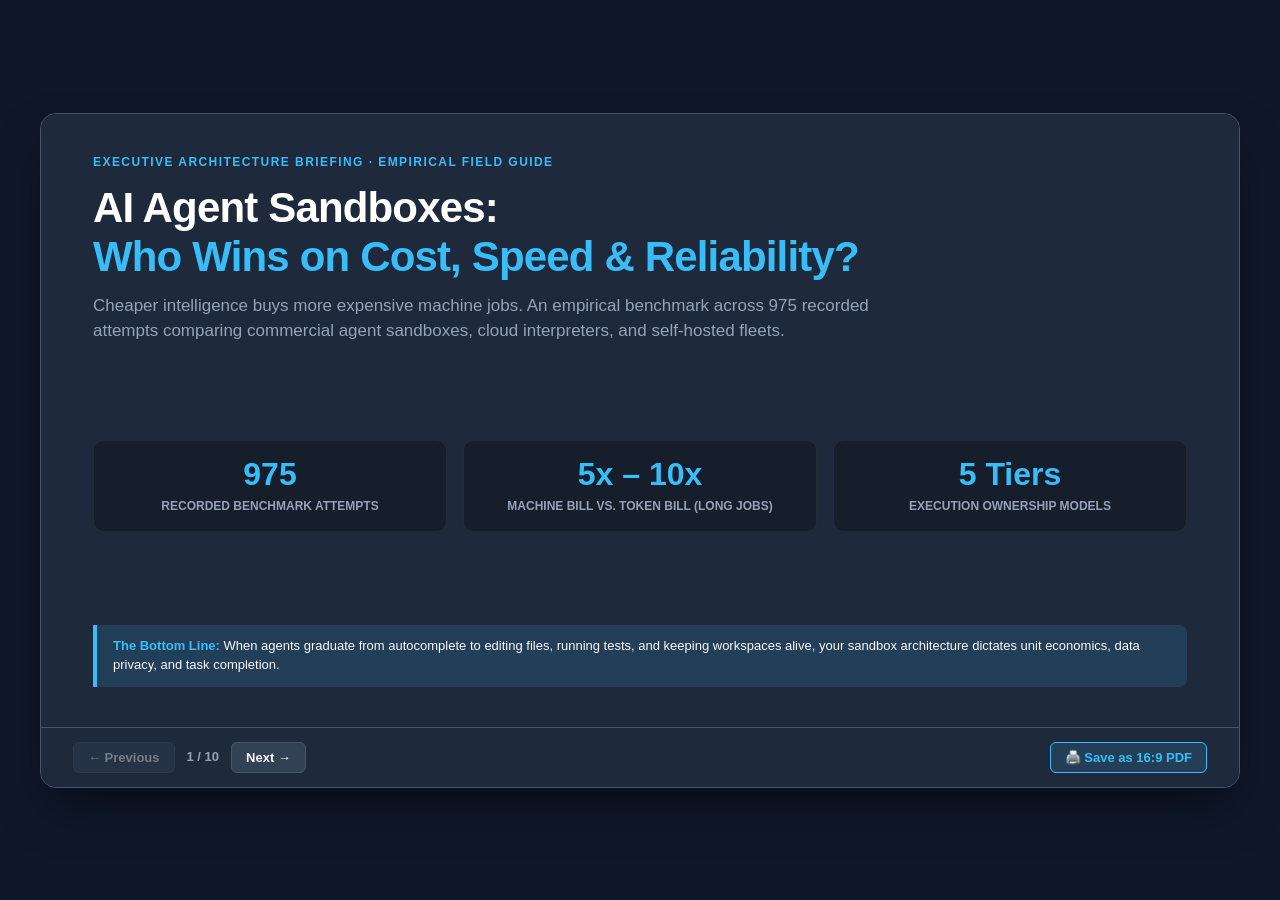
<file: src/bench/slides.html>
<!doctype html>
<html lang="en">

<head>
    <meta charset="utf-8">
    <meta name="viewport" content="width=device-width,initial-scale=1">
    <title>AI Agent Sandboxes: The Executive Field Guide</title>
    <style>
        :root {
            --bg: #0f172a;
            --surface: #1e293b;
            --surface-alt: #334155;
            --text: #f8fafc;
            --muted: #94a3b8;
            --accent: #38bdf8;
            --accent-glow: rgba(56, 189, 248, 0.15);
            --success: #34d399;
            --warn: #fbbf24;
            --danger: #f87171;
            --border: #475569;
        }

        * {
            box-sizing: border-box;
            margin: 0;
            padding: 0;
            font-family: -apple-system, BlinkMacSystemFont, "Segoe UI", Roboto, sans-serif;
        }

        body {
            background: var(--bg);
            color: var(--text);
            line-height: 1.45;
            padding: 24px;
            min-height: 100vh;
            display: flex;
            flex-direction: column;
            justify-content: center;
            align-items: center;
        }

        .deck-container {
            width: 100%;
            max-width: 1200px;
            height: 675px;
            position: relative;
            background: var(--surface);
            border: 1px solid var(--border);
            border-radius: 16px;
            overflow: hidden;
            box-shadow: 0 25px 50px -12px rgba(0, 0, 0, 0.5);
            display: flex;
            flex-direction: column;
        }

        .slide {
            display: none;
            padding: 40px 52px;
            height: calc(100% - 60px);
            flex-direction: column;
            justify-content: space-between;
            overflow-y: auto;
            background: var(--surface);
        }

        .slide.active {
            display: flex;
        }

        .eyebrow {
            font-size: 12px;
            font-weight: 700;
            text-transform: uppercase;
            letter-spacing: 0.12em;
            color: var(--accent);
            margin-bottom: 6px;
            display: block;
        }

        h2 {
            font-size: 30px;
            font-weight: 800;
            line-height: 1.18;
            letter-spacing: -0.02em;
            color: #fff;
            margin-bottom: 6px;
        }

        .subtitle {
            font-size: 15px;
            color: var(--muted);
            margin-bottom: 16px;
        }

        .grid-2 {
            display: grid;
            grid-template-columns: 1fr 1fr;
            gap: 20px;
        }

        .grid-3 {
            display: grid;
            grid-template-columns: repeat(3, 1fr);
            gap: 16px;
        }

        .grid-5 {
            display: grid;
            grid-template-columns: repeat(5, 1fr);
            gap: 12px;
        }

        .card {
            background: var(--surface-alt);
            border: 1px solid rgba(255, 255, 255, 0.08);
            border-radius: 12px;
            padding: 18px;
            position: relative;
        }

        .card.highlight {
            border-color: var(--accent);
            background: linear-gradient(180deg, var(--accent-glow) 0%, var(--surface-alt) 100%);
        }

        .card h3 {
            font-size: 16px;
            font-weight: 700;
            color: #fff;
            margin-bottom: 6px;
        }

        .card p {
            font-size: 13px;
            color: var(--muted);
        }

        .badge {
            display: inline-block;
            padding: 3px 8px;
            border-radius: 6px;
            font-size: 11px;
            font-weight: 700;
            text-transform: uppercase;
            margin-bottom: 6px;
        }

        .badge.success {
            background: rgba(52, 211, 153, 0.2);
            color: var(--success);
        }

        .badge.warn {
            background: rgba(251, 191, 36, 0.2);
            color: var(--warn);
        }

        .badge.danger {
            background: rgba(248, 113, 113, 0.2);
            color: var(--danger);
        }

        .badge.info {
            background: var(--accent-glow);
            color: var(--accent);
        }

        .stat-box {
            text-align: center;
            padding: 16px;
            background: rgba(0, 0, 0, 0.25);
            border-radius: 10px;
            border: 1px solid rgba(255, 255, 255, 0.06);
        }

        .stat-val {
            font-size: 32px;
            font-weight: 800;
            color: var(--accent);
            line-height: 1.1;
        }

        .stat-label {
            font-size: 12px;
            color: var(--muted);
            text-transform: uppercase;
            font-weight: 600;
            margin-top: 6px;
        }

        table {
            width: 100%;
            border-collapse: collapse;
            font-size: 13px;
            text-align: left;
        }

        th {
            color: var(--muted);
            font-size: 11px;
            text-transform: uppercase;
            letter-spacing: 0.05em;
            padding: 10px 12px;
            border-bottom: 1px solid var(--border);
        }

        td {
            padding: 10px 12px;
            border-bottom: 1px solid rgba(255, 255, 255, 0.06);
        }

        tr:last-child td {
            border-bottom: none;
        }

        .takeaway-banner {
            background: var(--accent-glow);
            border-left: 4px solid var(--accent);
            padding: 12px 16px;
            border-radius: 0 8px 8px 0;
            font-size: 13px;
            margin-top: 12px;
        }

        .takeaway-banner strong {
            color: var(--accent);
        }

        .bar-row {
            display: grid;
            grid-template-columns: 170px 1fr 150px;
            gap: 14px;
            align-items: center;
            margin: 10px 0;
            font-size: 13px;
        }

        .bar-track {
            background: rgba(0, 0, 0, 0.35);
            height: 18px;
            border-radius: 6px;
            position: relative;
            overflow: hidden;
        }

        .bar-fill {
            height: 100%;
            border-radius: 6px;
        }

        .deck-footer {
            height: 60px;
            border-top: 1px solid var(--border);
            background: var(--surface);
            display: flex;
            align-items: center;
            justify-content: space-between;
            padding: 0 32px;
        }

        .footer-controls {
            display: flex;
            gap: 12px;
            align-items: center;
        }

        .nav-btn {
            background: var(--surface-alt);
            border: 1px solid var(--border);
            color: var(--text);
            padding: 7px 14px;
            border-radius: 6px;
            font-size: 13px;
            font-weight: 600;
            cursor: pointer;
            transition: all 0.15s;
        }

        .nav-btn:hover:not(:disabled) {
            background: var(--border);
            border-color: var(--accent);
        }

        .nav-btn:disabled {
            opacity: 0.4;
            cursor: not-allowed;
        }

        .nav-btn.print-btn {
            background: var(--accent-glow);
            border-color: var(--accent);
            color: var(--accent);
        }

        .nav-btn.print-btn:hover {
            background: var(--accent);
            color: var(--bg);
        }

        .slide-indicator {
            font-size: 13px;
            color: var(--muted);
            font-weight: 600;
            font-variant-numeric: tabular-nums;
        }

        /* 16:9 Multi-Page PDF Print Engine */
        @page {
            size: 1200px 675px;
            margin: 0;
        }

        @media print {

            html,
            body {
                background: var(--surface) !important;
                width: 1200px !important;
                margin: 0 !important;
                padding: 0 !important;
                -webkit-print-color-adjust: exact !important;
                print-color-adjust: exact !important;
            }

            .deck-container {
                width: 1200px !important;
                max-width: none !important;
                height: auto !important;
                border: none !important;
                border-radius: 0 !important;
                box-shadow: none !important;
                overflow: visible !important;
            }

            .deck-footer {
                display: none !important;
            }

            .slide,
            .slide.active {
                display: flex !important;
                width: 1200px !important;
                height: 675px !important;
                min-height: 675px !important;
                max-height: 675px !important;
                padding: 44px 56px !important;
                page-break-after: always !important;
                break-after: page !important;
                break-inside: avoid !important;
                overflow: hidden !important;
                background: var(--surface) !important;
            }

            .slide:last-of-type {
                page-break-after: auto !important;
                break-after: auto !important;
            }
        }
    </style>
</head>

<body>

    <div class="deck-container">

        <!-- SLIDE 1: COVER -->
        <div class="slide active">
            <div>
                <span class="eyebrow">Executive Architecture Briefing · Empirical Field Guide</span>
                <h2 style="font-size: 42px; margin-top: 12px;">AI Agent Sandboxes:<br><span
                        style="color: var(--accent);">Who Wins on Cost, Speed &amp; Reliability?</span></h2>
                <p class="subtitle" style="font-size: 17px; margin-top: 12px; max-width: 820px;">
                    Cheaper intelligence buys more expensive machine jobs. An empirical benchmark across 975 recorded
                    attempts comparing commercial agent sandboxes, cloud interpreters, and self-hosted fleets.
                </p>
            </div>
            <div class="grid-3">
                <div class="stat-box">
                    <div class="stat-val">975</div>
                    <div class="stat-label">Recorded Benchmark Attempts</div>
                </div>
                <div class="stat-box">
                    <div class="stat-val">5x – 10x</div>
                    <div class="stat-label">Machine Bill vs. Token Bill (Long Jobs)</div>
                </div>
                <div class="stat-box">
                    <div class="stat-val">5 Tiers</div>
                    <div class="stat-label">Execution Ownership Models</div>
                </div>
            </div>
            <div class="takeaway-banner">
                <strong>The Bottom Line:</strong> When agents graduate from autocomplete to editing files, running
                tests, and keeping workspaces alive, your sandbox architecture dictates unit economics, data privacy,
                and task completion.
            </div>
        </div>

        <!-- SLIDE 2: THE 5 SANDBOX TIERS -->
        <div class="slide">
            <div>
                <span class="eyebrow">01 / Market Taxonomy</span>
                <h2>The 5 Agent Sandboxing Archetypes</h2>
                <p class="subtitle">Execution environments are not interchangeable VMs. Group them by who controls the
                    runtime and files:</p>
            </div>
            <div class="grid-5">
                <div class="card">
                    <span class="badge info">Tier 1</span>
                    <h3>Model-Native</h3>
                    <p style="font-size: 11px; color: var(--accent); margin-bottom: 6px;">Gemini</p>
                    <p>Code runs inside the LLM prompt turn. Zero app orchestration, fixed libraries, no OS lifecycle
                        control.</p>
                </div>
                <div class="card">
                    <span class="badge info">Tier 2</span>
                    <h3>Databricks SQL</h3>
                    <p style="font-size: 11px; color: var(--accent); margin-bottom: 6px;">Unity Catalog MCP python_exec — measured</p>
                    <p>Stateless Python over serverless SQL warehouses via MCP JSON-RPC, inside strict
                        lakehouse data boundaries. Sandbox Beta surfaces exist but were not measurable here.</p>
                </div>
                <div class="card highlight">
                    <span class="badge success">Tier 3</span>
                    <h3>Agent Workspace APIs</h3>
                    <p style="font-size: 11px; color: var(--accent); margin-bottom: 6px;">E2B / Modal / Blaxel / Daytona
                    </p>
                    <p>Dedicated microVMs &amp; containers with native binary file I/O, custom images, shell, and state
                        persistence.</p>
                </div>
                <div class="card">
                    <span class="badge info">Tier 4</span>
                    <h3>Cloud Interpreters</h3>
                    <p style="font-size: 11px; color: var(--accent); margin-bottom: 6px;">Google Vertex / AWS AgentCore
                    </p>
                    <p>Managed cloud tools integrated with enterprise IAM, VPC networking, S3/EFS mounts, and CMEK.</p>
                </div>
                <div class="card">
                    <span class="badge info">Tier 5</span>
                    <h3>Self-Operated Fleet</h3>
                    <p style="font-size: 11px; color: var(--accent); margin-bottom: 6px;">Kubernetes / OpenSandbox / VMs
                    </p>
                    <p>Apache-2.0 or K8s CRD controllers on your own nodes. Full policy ownership; you pay for idle warm
                        pools &amp; ops.</p>
                </div>
            </div>
            <div class="takeaway-banner">
                <strong>Product Selection Rule:</strong> Compare the exact execution surface—not the cloud brand logo.
                Databricks SQL <code>python_exec</code>, Dedicated Sandbox Beta, and Unity Catalog MCP are three
                completely different products.
            </div>
        </div>

        <!-- SLIDE 3: REAL-WORLD USE CASES -->
        <div class="slide">
            <div>
                <span class="eyebrow">02 / Practical Scenarios</span>
                <h2>Matching Real Product Workflows to Sandbox Tiers</h2>
                <p class="subtitle">How Product Managers and Architects should map user features to infrastructure:</p>
            </div>
            <div class="grid-2">
                <div class="card highlight">
                    <span class="badge success">Scenario A: Autonomous Coding &amp; QA Agent</span>
                    <h3>"Clone repo, fix CSV parser bug, run pytest"</h3>
                    <p style="margin-bottom: 8px;"><strong>Needs:</strong> Multi-call file persistence, offline/custom
                        packages, exception recovery, byte-exact diff output.</p>
                    <p style="color: var(--accent); font-weight: 700;">Shortlist: E2B, Modal (Tier 3)</p>
                    <p style="font-size: 12px; margin-top: 4px;">Both passed 5/5 on repository test-fixing, cross-call
                        filesystem state, and error recovery.</p>
                </div>
                <div class="card">
                    <span class="badge info">Scenario B: Enterprise Financial Data Analyst</span>
                    <h3>"Upload 26.9 KB binary + 10k-row CSV, return summary"</h3>
                    <p style="margin-bottom: 8px;"><strong>Needs:</strong> Strict air-gapped network (no data
                        exfiltration), binary file integrity, cloud IAM governance.</p>
                    <p style="color: var(--accent); font-weight: 700;">Shortlist: Google Default Code Sandbox, E2B,
                        Modal</p>
                    <p style="font-size: 12px; margin-top: 4px;">Google's default code sandbox blocks outbound internet
                        by default and passed 5/5 binary &amp; CSV pipeline checks.</p>
                </div>
                <div class="card">
                    <span class="badge warn">Scenario C: Interactive Web App Builder</span>
                    <h3>"Spin up dev server, expose live preview URL, pause overnight"</h3>
                    <p style="margin-bottom: 8px;"><strong>Needs:</strong> Port forwarding / preview tokens, standby
                        snapshots, persistent volumes across restarts.</p>
                    <p style="color: var(--accent); font-weight: 700;">Shortlist: Blaxel, E2B, Daytona, Modal</p>
                    <p style="font-size: 12px; margin-top: 4px;">Blaxel and Daytona document rich preview/standby
                        features, though Blaxel's stdout adapter path needs repair first.</p>
                </div>
                <div class="card">
                    <span class="badge danger">Scenario D: GPU Workload / Heavy Compute</span>
                    <h3>"Run CUDA embeddings or local model evaluation"</h3>
                    <p style="margin-bottom: 8px;"><strong>Needs:</strong> Explicit GPU reservation (T4/L4/A100/H100),
                        custom container images, preemption handling.</p>
                    <p style="color: var(--accent); font-weight: 700;">Shortlist: Modal, Daytona, GKE / Compute Engine
                        VMs</p>
                    <p style="font-size: 12px; margin-top: 4px;">E2B is strictly CPU-only. Modal requires
                        <code>gvisor</code> for GPUs; Daytona deletes GPU sandboxes on stop.</p>
                </div>
            </div>
        </div>

        <!-- SLIDE 4: FINOPS & ECONOMICS -->
        <div class="slide">
            <div>
                <span class="eyebrow">03 / FinOps &amp; Unit Economics</span>
                <h2>Why Duration Flips the Bill: Model vs. Machine Cost</h2>
                <p class="subtitle">When agents iterate or wait on tool calls, sandbox uptime overtakes LLM token spend:
                </p>
            </div>
            <div class="grid-2">
                <div class="card">
                    <span class="badge info">Worked Cost Illustration (10k Input / 2k Output Tokens)</span>
                    <h3>10-Second Task vs. 300-Second Session</h3>
                    <div
                        style="background: rgba(0,0,0,0.3); padding: 14px; border-radius: 8px; margin-top: 10px; font-size: 13px;">
                        <div style="display:flex; justify-content:space-between; margin-bottom: 8px;">
                            <span>Fast Small Model Token Bill:</span>
                            <strong style="color: var(--accent);">$0.00270</strong>
                        </div>
                        <div style="display:flex; justify-content:space-between; margin-bottom: 8px;">
                            <span>E2B Default (2 vCPU + 4 GiB @ $0.000046/s) × <strong>10s</strong>:</span>
                            <strong style="color: var(--success);">$0.00046 (Model is 6x higher)</strong>
                        </div>
                        <div
                            style="display:flex; justify-content:space-between; padding-top: 8px; border-top: 1px solid var(--border);">
                            <span>E2B Default (2 vCPU + 4 GiB @ $0.000046/s) × <strong>300s</strong>:</span>
                            <strong style="color: var(--danger);">$0.01380 (Machine is 5x higher)</strong>
                        </div>
                    </div>
                    <p style="font-size: 12px; margin-top: 10px;">
                        <strong>Hardware Tailwinds Are Reversing:</strong> Hetzner raised cloud server prices
                        <strong>33.4%–37.6%</strong> citing procurement costs, while TrendForce forecasts
                        <strong>10%–15% QoQ server DRAM hikes</strong> driven by agentic AI server demand.
                    </p>
                </div>
                <div class="card highlight">
                    <span class="badge warn">Incompatible Billing Units (Published List Rates)</span>
                    <h3>You Cannot Compare List Rates Without Context</h3>
                    <table style="margin-top: 6px; font-size: 12px;">
                        <thead>
                            <tr>
                                <th>Provider</th>
                                <th>Compute Rate</th>
                                <th>Memory Rate</th>
                                <th>Billing Trap / Nuance</th>
                            </tr>
                        </thead>
                        <tbody>
                            <tr>
                                <td><strong>E2B</strong></td>
                                <td>$0.000014 / vCPU-s</td>
                                <td>$0.0000045 / GiB-s</td>
                                <td>Provisioned resources; paused is $0.</td>
                            </tr>
                            <tr>
                                <td><strong>Modal</strong></td>
                                <td>$0.00003942 / core-s</td>
                                <td>$0.00000667 / GiB-s</td>
                                <td>Prices <strong>physical cores</strong> (2 vCPU equiv).</td>
                            </tr>
                            <tr>
                                <td><strong>Blaxel</strong></td>
                                <td>$0.0000115 / GB-s</td>
                                <td>CPU included</td>
                                <td>CPU bundled in RAM; snapshots bill idle.</td>
                            </tr>
                            <tr>
                                <td><strong>AWS</strong></td>
                                <td>$0.0895 / vCPU-h</td>
                                <td>$0.00945 / GB-h</td>
                                <td>Consumed CPU + peak RAM/s (128MB min).</td>
                            </tr>
                            <tr>
                                <td><strong>Google</strong></td>
                                <td>$0.0850 / vCPU-h</td>
                                <td>$0.00900 / GiB-h</td>
                                <td>Billed while alive; 50 vCPU-h free tier.</td>
                            </tr>
                        </tbody>
                    </table>
                </div>
            </div>
            <div class="takeaway-banner">
                <strong>FinOps Takeaway:</strong> Always calculate <strong>Gross Cost per Verified Completion</strong>
                (including failed retries, setup overhead, and idle storage) and track promotional credits separately.
            </div>
        </div>

        <!-- SLIDE 5: WORKFLOW LEADERBOARD -->
        <div class="slide">
            <div>
                <span class="eyebrow">04 / Empirical Results</span>
                <h2>Who Won? The Multi-Step Workflow Leaderboard</h2>
                <p class="subtitle">5-trial pilot cohorts verified by independent host oracles (SHA-256 byte checks, row
                    totals, test assertions):</p>
            </div>
            <div class="card" style="padding: 0; overflow: hidden;">
                <table>
                    <thead>
                        <tr>
                            <th>Tested Integration</th>
                            <th>Binary Round-Trip<br><small>(26,900 Bytes SHA-256)</small></th>
                            <th>CSV Data Pipeline<br><small>(10k Rows + Summary)</small></th>
                            <th>Offline Wheel<br><small>(pip --no-index)</small></th>
                            <th>Repo Bug Fix<br><small>(Red → Green Tests)</small></th>
                            <th>Cross-Call State<br><small>(3 Calls + Recovery)</small></th>
                            <th>SQLite 20k Rows<br><small>(Query + Rollback)</small></th>
                        </tr>
                    </thead>
                    <tbody>
                        <tr>
                            <td><strong>Modal</strong> <small style="color:var(--muted);">(`c6eceedf16a1`)</small></td>
                            <td><span class="badge success">5 / 5 Pass</span></td>
                            <td><span class="badge success">5 / 5 Pass</span></td>
                            <td><span class="badge success">5 / 5 Pass</span></td>
                            <td><span class="badge success">5 / 5 Pass</span></td>
                            <td><span class="badge success">5 / 5 Pass</span></td>
                            <td><span class="badge success">5 / 5 Pass</span></td>
                        </tr>
                        <tr>
                            <td><strong>E2B</strong> <small style="color:var(--muted);">(`b8b64fa8b3ea`)</small></td>
                            <td><span class="badge success">5 / 5 Pass</span></td>
                            <td><span class="badge success">5 / 5 Pass</span></td>
                            <td><span class="badge success">5 / 5 Pass</span></td>
                            <td><span class="badge success">5 / 5 Pass</span></td>
                            <td><span class="badge success">5 / 5 Pass</span></td>
                            <td><span class="badge success">5 / 5 Pass</span></td>
                        </tr>
                        <tr>
                            <td><strong>Google Code</strong> <small style="color:var(--muted);">(`5a61c94c9323`)</small>
                            </td>
                            <td><span class="badge success">5 / 5 Pass</span></td>
                            <td><span class="badge success">5 / 5 Pass</span></td>
                            <td><span class="badge success">5 / 5 Pass*</span></td>
                            <td><span class="badge success">5 / 5 Pass</span></td>
                            <td><span class="badge info">One-Shot CLI</span></td>
                            <td><span class="badge success">5 / 5 Pass</span></td>
                        </tr>
                        <tr>
                            <td><strong>AWS AgentCore</strong> <small
                                    style="color:var(--muted);">(`a017dc2faa1b`)</small></td>
                            <td><span class="badge warn">Text-Only Adapter</span></td>
                            <td><span class="badge warn">Text-Only Adapter</span></td>
                            <td><span class="badge info">Not Exercised</span></td>
                            <td><span class="badge success">5 / 5 Pass</span></td>
                            <td><span class="badge info">Fresh Session</span></td>
                            <td><span class="badge success">5 / 5 Pass</span></td>
                        </tr>
                        <tr>
                            <td><strong>Blaxel</strong> <small style="color:var(--muted);">(`ed833ceba657`)</small></td>
                            <td><span class="badge warn">Text-Only Adapter</span></td>
                            <td><span class="badge warn">Text-Only Adapter</span></td>
                            <td><span class="badge info">Not Exercised</span></td>
                            <td><span class="badge success">5 / 5 Pass</span></td>
                            <td><span class="badge info">Fresh Sandbox</span></td>
                            <td><span class="badge success">5 / 5 Pass</span></td>
                        </tr>
                    </tbody>
                </table>
            </div>
            <div class="takeaway-banner">
                <strong>Why This Matters:</strong> <strong>E2B</strong> and <strong>Modal</strong> passed every single
                stateful and file-intensive workflow. <strong>Google's default code sandbox</strong> passed all
                single-run data/file suites (*its offline wheel pass is a narrow exception to docs prohibiting custom
                libraries).
            </div>
        </div>

        <!-- SLIDE 6: THE OUTPUT FIDELITY TRAP -->
        <div class="slide">
            <div>
                <span class="eyebrow">05 / Reliability Deep Dive</span>
                <h2>Why "HTTP 200 OK" Still Breaks Your Agent</h2>
                <p class="subtitle">We printed exactly 131,072 UTF-8 bytes of ordered Unicode text (`café`, `λ`). Every
                    API reported `status: success`:</p>
            </div>
            <div class="grid-2">
                <div class="card">
                    <h3>Measured Stdout Payload Integrity (5 Trials Each)</h3>
                    <div style="margin: 18px 0;">
                        <div style="display:flex; justify-content:space-between; font-size:13px; margin-bottom:6px;">
                            <span><strong>E2B, Modal, Google Code</strong> (5/5 Passed)</span>
                            <span style="color: var(--success); font-weight:700;">131,072 / 131,072 Bytes (Exact)</span>
                        </div>
                        <div class="bar-track">
                            <div class="bar-fill" style="width:100%; background: var(--success);"></div>
                        </div>
                    </div>
                    <div style="margin: 18px 0;">
                        <div style="display:flex; justify-content:space-between; font-size:13px; margin-bottom:6px;">
                            <span><strong>AWS AgentCore Interpreter</strong> (0/5 Passed)</span>
                            <span style="color: var(--warn); font-weight:700;">131,071 Bytes (Missing Final \n)</span>
                        </div>
                        <div class="bar-track">
                            <div class="bar-fill" style="width:99.5%; background: var(--warn);"></div>
                        </div>
                    </div>
                    <div style="margin: 18px 0;">
                        <div style="display:flex; justify-content:space-between; font-size:13px; margin-bottom:6px;">
                            <span><strong>Blaxel</strong> (0/5 Passed)</span>
                            <span style="color: var(--danger); font-weight:700;">65,602 Bytes (~50% Truncated)</span>
                        </div>
                        <div class="bar-track">
                            <div class="bar-fill" style="width:50.05%; background: var(--danger);"></div>
                        </div>
                    </div>
                    <p style="font-size: 12px; margin-top: 12px;">
                        <em>Note: Reflects the tested SDK stdout paths, not provider-wide native file limits.</em>
                    </p>
                </div>
                <div class="card highlight">
                    <h3>Real-World Impact on Product Features</h3>
                    <ul
                        style="padding-left: 18px; font-size: 13px; color: var(--muted); display:flex; flex-direction:column; gap:12px; margin-top:10px;">
                        <li>
                            <strong style="color:#fff;">1 Missing Byte Breaks Git Patches (AWS):</strong><br>
                            If a coding agent prints a unified diff or hash-verified payload over stdout and the
                            transport strips the final newline (`131,071` vs `131,072` bytes), strict consumers and
                            parsers fail.
                        </li>
                        <li>
                            <strong style="color:#fff;">65 KB Log Truncation Breaks JSON Tooling (Blaxel):</strong><br>
                            Blaxel's process log inserted a truncation banner halfway through the stream (`65,602`
                            bytes). Any agent returning large JSON/CSV data over stdout will crash.
                        </li>
                        <li>
                            <strong style="color:#fff;">Architectural Fix:</strong><br>
                            Never use stdout or UTF-8 string decoding (`errors="ignore"`) to transport large artifacts.
                            Always use native binary file APIs (`read_bytes` / `write_bytes`).
                        </li>
                    </ul>
                </div>
            </div>
            <div class="takeaway-banner">
                <strong>Benchmarking Lesson:</strong> Checking `exit_code == 0` is not an evaluation. Always validate
                the exact returned bytes and SHA-256 hashes at the host.
            </div>
        </div>

        <!-- SLIDE 7: THE LATENCY TAX -->
        <div class="slide">
            <div>
                <span class="eyebrow">06 / Performance &amp; Latency</span>
                <h2>Fast CPU Calculation ≠ Fast Agent Completion</h2>
                <p class="subtitle">Deterministic Prime Sieve (148,933 primes below 2,000,000) — Inner Guest CPU Time
                    vs. Total Client Wait:</p>
            </div>
            <div class="card">
                <div
                    style="display:flex; justify-content:space-between; font-size:12px; color:var(--muted); border-bottom:1px solid var(--border); padding-bottom:8px; margin-bottom:10px;">
                    <span>TESTED INTEGRATION (5 TRIALS)</span>
                    <span>VISUAL COMPARISON (PROPORTIONAL TO CLIENT LIFECYCLE WAIT)</span>
                    <span>GUEST CPU / CLIENT WAIT</span>
                </div>
                <div class="bar-row">
                    <div><strong>AWS AgentCore</strong><br><small style="color:var(--muted);">5/5 Passed ·
                            Stockholm</small></div>
                    <div class="bar-track">
                        <div class="bar-fill" style="width:22.5%; background:var(--success);"></div>
                    </div>
                    <div style="text-align:right;"><strong style="color:var(--accent);">139.6 ms</strong> /
                        <strong>1,358 ms</strong></div>
                </div>
                <div class="bar-row">
                    <div><strong>E2B</strong><br><small style="color:var(--muted);">5/5 Passed · Default</small></div>
                    <div class="bar-track">
                        <div class="bar-fill" style="width:24.1%; background:var(--success);"></div>
                    </div>
                    <div style="text-align:right;"><strong style="color:var(--accent);">165.1 ms</strong> /
                        <strong>1,454 ms</strong></div>
                </div>
                <div class="bar-row">
                    <div><strong>Modal</strong><br><small style="color:var(--muted);">5/5 Passed · 2 Physical
                            Cores</small></div>
                    <div class="bar-track">
                        <div class="bar-fill" style="width:30.1%; background:var(--success);"></div>
                    </div>
                    <div style="text-align:right;"><strong style="color:var(--success);">74.8 ms</strong> /
                        <strong>1,821 ms</strong></div>
                </div>
                <div class="bar-row">
                    <div><strong>Blaxel</strong><br><small style="color:var(--muted);">4/5 Passed (1
                            ConnectError)</small></div>
                    <div class="bar-track">
                        <div class="bar-fill" style="width:38.3%; background:var(--warn);"></div>
                    </div>
                    <div style="text-align:right;"><strong style="color:var(--accent);">204.2 ms</strong> /
                        <strong>2,314 ms</strong></div>
                </div>
                <div class="bar-row">
                    <div><strong>Databricks SQL</strong><br><small style="color:var(--muted);">5/5 Passed · SQL
                            Warehouse</small></div>
                    <div class="bar-track">
                        <div class="bar-fill" style="width:51.4%; background:var(--accent);"></div>
                    </div>
                    <div style="text-align:right;"><strong style="color:var(--accent);">166.3 ms</strong> /
                        <strong>3,107 ms</strong></div>
                </div>
                <div class="bar-row">
                    <div><strong>Google Code Sandbox</strong><br><small style="color:var(--muted);">5/5 Passed ·
                            One-Shot CLI</small></div>
                    <div class="bar-track">
                        <div class="bar-fill" style="width:100%; background:var(--danger);"></div>
                    </div>
                    <div style="text-align:right;"><strong style="color:var(--warn);">393.5 ms</strong> / <strong>6,040
                            ms</strong></div>
                </div>
            </div>
            <div class="takeaway-banner">
                <strong>The Lifecycle Tax:</strong> Modal ran the Python math in <strong>74.8 ms</strong>, yet the
                caller waited <strong>1,821.3 ms</strong> (24x longer) for initialization, file staging, and cleanup.
                Keep sessions warm across tool calls!
            </div>
        </div>

        <!-- SLIDE 8: THE EU DATA RESIDENCY TRAP -->
        <div class="slide">
            <div>
                <span class="eyebrow">07 / Privacy &amp; Governance</span>
                <h2>The "EU Region" Data Residency Trap</h2>
                <p class="subtitle">Pinning compute to Europe only solves 1 of 6 data surfaces. Where do logs,
                    snapshots, and control-plane calls go?</p>
            </div>
            <div class="card" style="padding: 0; overflow: hidden;">
                <table>
                    <thead>
                        <tr>
                            <th>Provider</th>
                            <th>1. Compute Region</th>
                            <th>2. Stdout / Stderr Logs</th>
                            <th>3. Snapshots &amp; Volumes</th>
                            <th>4. Critical Compliance &amp; Architectural Qualification</th>
                        </tr>
                    </thead>
                    <tbody>
                        <tr>
                            <td><strong>Modal</strong></td>
                            <td><span class="badge success">Strict EEA Pinning</span></td>
                            <td><span class="badge danger">US-Resident</span></td>
                            <td><span class="badge danger">US-Resident</span></td>
                            <td><code>eu</code> = EEA (broader than EU-27). Logs, snapshots, managed Volumes &amp;
                                control plane sit in the <strong>US</strong>.</td>
                        </tr>
                        <tr>
                            <td><strong>E2B</strong></td>
                            <td><span class="badge warn">Belgium (Pro+ Only)</span></td>
                            <td><span class="badge warn">Unverified Scope</span></td>
                            <td><span class="badge success">VPC in Ent. BYOC</span></td>
                            <td>Defaults to <code>us-west1</code>. Shared Belgium cluster requires Pro plan + support;
                                Enterprise BYOC keeps logs/snapshots in customer VPC.</td>
                        </tr>
                        <tr>
                            <td><strong>Daytona</strong></td>
                            <td><span class="badge success">Shared `eu` Target</span></td>
                            <td><span class="badge warn">Unverified Scope</span></td>
                            <td><span class="badge danger">GPU = `earth` Pool</span></td>
                            <td><strong>Shared GPU sandboxes &amp; snapshots use logical `earth` placement</strong>,
                                ignoring your EU region preference!</td>
                        </tr>
                        <tr>
                            <td><strong>Google Sandbox</strong></td>
                            <td><span class="badge success">5 Named EU Regions</span></td>
                            <td><span class="badge info">Cloud Logging</span></td>
                            <td><span class="badge success">EU Data-at-Rest</span></td>
                            <td>Belgium, Frankfurt, Netherlands, Milan, Madrid + <code>eu</code> endpoint. Single-region
                                CMEK does not compose with multi-region Runtime.</td>
                        </tr>
                        <tr>
                            <td><strong>AWS AgentCore</strong></td>
                            <td><span class="badge success">6 EU Regions</span></td>
                            <td><span class="badge info">Customer Scoped</span></td>
                            <td><span class="badge warn">30-Day Retention</span></td>
                            <td>Stockholm, Frankfurt, Ireland, Paris, Milan, Spain. Session docs note a <strong>30-day
                                    session-data retention policy</strong> alongside termination cleanup.</td>
                        </tr>
                        <tr>
                            <td><strong>Blaxel</strong></td>
                            <td><span class="badge success">Frankfurt (`eu-fra-1`)</span></td>
                            <td><span class="badge warn">Unverified Scope</span></td>
                            <td><span class="badge success">Regional Volumes</span></td>
                            <td>Watch out for <code>eu-lon-1</code> (London, UK — outside EU). Standby snapshot &amp;
                                control-plane geography require verification.</td>
                        </tr>
                    </tbody>
                </table>
            </div>
            <div class="takeaway-banner">
                <strong>Regulatory Reality:</strong> GDPR Articles 44–46 govern international transfers. If EU compute
                prints customer PII to US-resident stdout logs or third-country support staff access it, "EU compute" is
                not enough.
            </div>
        </div>

        <!-- SLIDE 9: LIFECYCLE, STATE & TIMEOUTS -->
        <div class="slide">
            <div>
                <span class="eyebrow">08 / State &amp; Failure Recovery</span>
                <h2>Three State Contracts &amp; The Runaway Timeout Problem</h2>
                <p class="subtitle">Don't confuse file persistence during a call with disk persistence after stop or
                    process cancellation:</p>
            </div>
            <div class="grid-3">
                <div class="card">
                    <span class="badge success">Contract 1: Tested (E2B / Modal)</span>
                    <h3>Live Files Across Calls</h3>
                    <p style="margin-bottom: 8px;">Agent writes a file in Call 1, modifies it in Call 2, and recovers it
                        after an unhandled exception in Call 3.</p>
                    <p style="color: var(--success); font-weight: 700;">Proven in 5/5 trials (E2B &amp; Modal)</p>
                    <p style="font-size: 12px; margin-top: 6px;">Note: Each <code>exec</code> starts a new
                        process—Python in-memory globals do not persist unless using a stateful kernel.</p>
                </div>
                <div class="card">
                    <span class="badge warn">Contract 2: Documented Only</span>
                    <h3>Stopped Disk vs. RAM Resume</h3>
                    <p style="margin-bottom: 8px;">What survives when you stop or pause a sandbox to stop compute
                        billing?</p>
                    <p style="color: var(--warn); font-weight: 700;">Class &amp; Product Dependent</p>
                    <p style="font-size: 12px; margin-top: 6px;">Databricks Dedicated keeps 100 GB <code>/home</code>
                        but wipes <code>/tmp</code>. E2B &amp; Google document pause/resume. <strong>Daytona GPU
                            sandboxes are deleted on stop!</strong></p>
                </div>
                <div class="card highlight">
                    <span class="badge danger">Contract 3: Deadline Recovery</span>
                    <h3>Does Timeout Kill the Process?</h3>
                    <p style="margin-bottom: 8px;">4s execution deadline with a 9s caller response budget:</p>
                    <p style="color: var(--accent); font-weight: 700;">Modal: 4.21–4.22s (5/5 Pass)<br>E2B: 8.78–10.88s
                        (4/5 Pass)</p>
                    <p style="font-size: 12px; margin-top: 6px;">A client timeout response only proves the
                        <em>caller</em> stopped waiting—always poll or kill the remote PID to prevent late side effects.
                    </p>
                </div>
            </div>
            <div class="takeaway-banner">
                <strong>Concurrency Burst Check:</strong> Under a 3-worker independent burst (12 prime tasks), both
                <strong>Modal (8.41s wall time, 12/12)</strong> and <strong>E2B (8.76s wall time, 12/12)</strong>
                completed cleanly without cross-worker state leakage.
            </div>
        </div>

        <!-- SLIDE 10: DECISION FRAMEWORK & REPRODUCTION -->
        <div class="slide">
            <div>
                <span class="eyebrow">09 / Actionable Playbook</span>
                <h2>How to Choose &amp; Reproduce This Benchmark</h2>
                <p class="subtitle">Run your workload through 5 gating questions, measure gross campaign cost, and
                    inspect the raw evidence:</p>
            </div>
            <div class="grid-2">
                <div class="card">
                    <span class="badge info">The 5 Architecture Gating Questions</span>
                    <h3>Filter Your Shortlist Before Benchmarking</h3>
                    <ol
                        style="padding-left: 18px; font-size: 13px; color: var(--muted); display:flex; flex-direction:column; gap:8px; margin-top:8px;">
                        <li><strong style="color:#fff;">State Contract:</strong> Do you need live files across calls,
                            durable disk after stop, or full memory resume?</li>
                        <li><strong style="color:#fff;">Hardware &amp; GPUs:</strong> Do you need CPU-only (E2B/Google)
                            or preemptible/dedicated GPUs (Modal/Daytona)?</li>
                        <li><strong style="color:#fff;">Data Boundary:</strong> Have you audited all 6 surfaces
                            (compute, logs, snapshots, volumes, control plane, LLM)?</li>
                        <li><strong style="color:#fff;">Failure &amp; Cancellation:</strong> Does the adapter preserve
                            exact bytes and kill timed-out remote processes?</li>
                        <li><strong style="color:#fff;">Gross Cost per Verified Completion:</strong><br>
                            <code
                                style="color:var(--accent); font-size:11px;">(Active/Idle Compute + Storage + Egress + Tokens + Retries) ÷ Verified Completions</code>
                        </li>
                    </ol>
                </div>
                <div class="card highlight" style="display:flex; flex-direction:column; justify-content:space-between;">
                    <div>
                        <span class="badge success">Open-Source Evidence &amp; CLI Harness</span>
                        <h3>Reproduce on Your Own Cloud Accounts</h3>
                        <p style="margin-top: 6px;">Every attempt retains its `workload_sha256`,
                            `evaluation_contract_sha256`, and `adapter_sha256` in `reports/index.html`.</p>
                        <div
                            style="background: rgba(0,0,0,0.45); padding: 14px; border-radius: 8px; font-family: ui-monospace, monospace; font-size: 12px; color: #e2e8f0; margin-top: 12px; line-height: 1.6;">
                            # Run 5-trial realistic &amp; inventory suites<br>
                            python3 -m src.cli run --backend modal \<br>
                            &nbsp;&nbsp;--suite realistic,runtime_inventory --repeats 5<br><br>
                            # Rebuild specs, dashboards &amp; validate hashes<br>
                            python3 -m src.cli specs &amp;&amp; python3 -m src.cli dashboard<br>
                            python3 scripts/validate_evidence.py
                        </div>
                    </div>
                    <p style="font-size: 12px; color: var(--accent); font-weight: 700; margin-top: 12px;">
                        Companion Resources: Interactive Evidence Explorer (`reports/index.html`) · EU Residency Guide
                        (`eu-data-residency.md`) · Provider Specs (`providers/*/SPEC.md`)
                    </p>
                </div>
            </div>
        </div>

        <!-- INTERACTIVE FOOTER (HIDDEN AUTOMATICALLY IN PDF PRINT) -->
        <div class="deck-footer">
            <div class="footer-controls">
                <button class="nav-btn" id="prev-btn" onclick="prevSlide()">← Previous</button>
                <span class="slide-indicator" id="slide-num">1 / 10</span>
                <button class="nav-btn" id="next-btn" onclick="nextSlide()">Next →</button>
            </div>
            <div class="footer-controls">
                <button class="nav-btn print-btn" onclick="window.print()">🖨️ Save as 16:9 PDF</button>
            </div>
        </div>

    </div>

    <script>
        let current = 0;
        const slides = document.querySelectorAll('.slide');
        const indicator = document.getElementById('slide-num');

        function updateSlide(index) {
            slides.forEach((s, i) => s.classList.toggle('active', i === index));
            indicator.textContent = `${index + 1} / ${slides.length}`;
            document.getElementById('prev-btn').disabled = index === 0;
            document.getElementById('next-btn').disabled = index === slides.length - 1;
        }

        function nextSlide() {
            if (current < slides.length - 1) {
                current++;
                updateSlide(current);
            }
        }

        function prevSlide() {
            if (current > 0) {
                current--;
                updateSlide(current);
            }
        }

        document.addEventListener('keydown', (e) => {
            if (e.key === 'ArrowRight' || e.key === ' ') {
                e.preventDefault();
                nextSlide();
            }
            if (e.key === 'ArrowLeft') {
                e.preventDefault();
                prevSlide();
            }
        });

        updateSlide(0);
    </script>
</body>

</html>
</file>
<file: reports/portal.css>
.benchmark-nav{display:flex!important;flex-wrap:wrap;justify-content:center;align-items:center;gap:8px 24px;margin:0!important;padding:12px 16px;background:#203943;color:#fff;font:600 14px/1.5 system-ui,sans-serif;border-bottom:1px solid #47606a;position:relative;z-index:2}
.benchmark-nav a{color:#fff!important;padding:4px 0;text-decoration:none;border-bottom:2px solid transparent}
.benchmark-nav a[aria-current=page]{border-color:#73d4c1}.benchmark-nav a:hover{text-decoration:underline}.benchmark-nav a:focus-visible{outline:3px solid #73d4c1;outline-offset:4px}
@media print{.benchmark-nav{display:none!important}}
</file>
<file: reports/ui/style.css>
/* ==========================================================================
   AI Sandbox Benchmark Dashboard - Design System & Styles
   Modern Dark Glassmorphism, Micro-animations, Retina Crisp Visuals
   ========================================================================== */

:root {
  --font-sans: -apple-system, BlinkMacSystemFont, "Segoe UI", Roboto, "Inter", system-ui, sans-serif;
  --font-mono: ui-monospace, "SF Mono", Menlo, Consolas, "JetBrains Mono", monospace;

  /* Theme tokens: Dark Mode Default */
  --bg-app: #080b11;
  --bg-gradient: radial-gradient(circle at 50% 0%, #151d30 0%, #080b11 75%);
  --surface-panel: rgba(18, 24, 38, 0.75);
  --surface-panel-hover: rgba(26, 35, 54, 0.85);
  --surface-card: rgba(22, 30, 48, 0.6);
  --surface-card-hover: rgba(30, 41, 64, 0.75);
  --surface-glass: rgba(15, 23, 42, 0.65);
  --surface-elevated: #162035;

  --border-subtle: rgba(255, 255, 255, 0.08);
  --border-medium: rgba(255, 255, 255, 0.15);
  --border-accent: rgba(59, 130, 246, 0.4);

  --text-main: #f8fafc;
  --text-muted: #94a3b8;
  --text-subtle: #64748b;

  --accent-blue: #3b82f6;
  --accent-cyan: #06b6d4;
  --accent-emerald: #10b981;
  --accent-amber: #f59e0b;
  --accent-coral: #f97316;
  --accent-purple: #8b5cf6;
  --accent-rose: #f43f5e;

  --status-pass: #10b981;
  --status-pass-bg: rgba(16, 185, 129, 0.12);
  --status-fail: #f43f5e;
  --status-fail-bg: rgba(244, 63, 94, 0.12);
  --status-warn: #f59e0b;
  --status-warn-bg: rgba(245, 158, 11, 0.12);
  --status-neutral: #64748b;
  --status-neutral-bg: rgba(100, 116, 139, 0.12);

  --shadow-sm: 0 1px 2px 0 rgba(0, 0, 0, 0.2);
  --shadow-md: 0 4px 12px -2px rgba(0, 0, 0, 0.35);
  --shadow-lg: 0 12px 30px -4px rgba(0, 0, 0, 0.5);
  --shadow-glow: 0 0 20px -3px rgba(59, 130, 246, 0.25);

  --radius-sm: 6px;
  --radius-md: 10px;
  --radius-lg: 16px;
  --radius-full: 9999px;

  --transition-fast: 0.15s cubic-bezier(0.16, 1, 0.3, 1);
  --transition-normal: 0.25s cubic-bezier(0.16, 1, 0.3, 1);
}

[data-theme="light"] {
  --bg-app: #f8fafc;
  --bg-gradient: radial-gradient(circle at 50% 0%, #e2e8f0 0%, #f8fafc 80%);
  --surface-panel: rgba(255, 255, 255, 0.9);
  --surface-panel-hover: #ffffff;
  --surface-card: rgba(255, 255, 255, 0.8);
  --surface-card-hover: #ffffff;
  --surface-glass: rgba(255, 255, 255, 0.85);
  --surface-elevated: #ffffff;

  --border-subtle: rgba(0, 0, 0, 0.08);
  --border-medium: rgba(0, 0, 0, 0.15);
  --border-accent: rgba(37, 99, 235, 0.3);

  --text-main: #0f172a;
  --text-muted: #475569;
  --text-subtle: #94a3b8;

  --shadow-sm: 0 1px 3px 0 rgba(0, 0, 0, 0.08);
  --shadow-md: 0 4px 12px -2px rgba(0, 0, 0, 0.08);
  --shadow-lg: 0 12px 30px -4px rgba(0, 0, 0, 0.12);
  --shadow-glow: 0 0 20px -3px rgba(37, 99, 235, 0.15);
}

* {
  box-sizing: border-box;
  margin: 0;
  padding: 0;
}

body {
  font-family: var(--font-sans);
  background-color: var(--bg-app);
  background-image: var(--bg-gradient);
  background-attachment: fixed;
  color: var(--text-main);
  line-height: 1.5;
  -webkit-font-smoothing: antialiased;
  min-height: 100vh;
}

/* App Layout */
.app-container {
  display: flex;
  flex-direction: column;
  min-height: 100vh;
}

/* Top App Header */
.app-header {
  position: sticky;
  top: 0;
  z-index: 100;
  backdrop-filter: blur(16px);
  -webkit-backdrop-filter: blur(16px);
  background: var(--surface-glass);
  border-bottom: 1px solid var(--border-subtle);
  padding: 12px 28px;
}

.header-inner {
  max-width: 1600px;
  margin: 0 auto;
  display: flex;
  align-items: center;
  justify-content: space-between;
  gap: 20px;
}

.brand-section {
  display: flex;
  align-items: center;
  gap: 14px;
}

.brand-logo {
  width: 38px;
  height: 38px;
  border-radius: var(--radius-md);
  background: linear-gradient(135deg, #3b82f6, #8b5cf6);
  display: flex;
  align-items: center;
  justify-content: center;
  font-size: 20px;
  box-shadow: 0 4px 12px rgba(59, 130, 246, 0.3);
}

.brand-title {
  font-size: 1.25rem;
  font-weight: 700;
  letter-spacing: -0.02em;
  background: linear-gradient(90deg, #f8fafc, #93c5fd);
  -webkit-background-clip: text;
  -webkit-text-fill-color: transparent;
}

[data-theme="light"] .brand-title {
  background: linear-gradient(90deg, #0f172a, #2563eb);
  -webkit-background-clip: text;
  -webkit-text-fill-color: transparent;
}

.brand-badge {
  font-size: 0.72rem;
  font-weight: 600;
  text-transform: uppercase;
  letter-spacing: 0.06em;
  padding: 3px 8px;
  border-radius: var(--radius-full);
  background: rgba(59, 130, 246, 0.15);
  color: var(--accent-blue);
  border: 1px solid rgba(59, 130, 246, 0.3);
}

.header-kpi-bar {
  display: flex;
  align-items: center;
  gap: 20px;
  background: var(--surface-panel);
  padding: 6px 16px;
  border-radius: var(--radius-full);
  border: 1px solid var(--border-subtle);
  font-size: 0.82rem;
}

.kpi-chip {
  display: flex;
  align-items: center;
  gap: 6px;
}

.kpi-chip strong {
  color: var(--accent-emerald);
  font-family: var(--font-mono);
  font-size: 0.88rem;
}

.header-actions {
  display: flex;
  align-items: center;
  gap: 10px;
}

/* Button & Controls */
.btn {
  display: inline-flex;
  align-items: center;
  gap: 7px;
  padding: 8px 14px;
  font-size: 0.85rem;
  font-weight: 500;
  border-radius: var(--radius-md);
  border: 1px solid var(--border-subtle);
  background: var(--surface-card);
  color: var(--text-main);
  cursor: pointer;
  transition: all var(--transition-fast);
}

.btn:hover {
  background: var(--surface-card-hover);
  border-color: var(--border-medium);
  transform: translateY(-1px);
}

.btn-primary {
  background: linear-gradient(135deg, #3b82f6, #2563eb);
  color: #ffffff;
  border-color: transparent;
  box-shadow: 0 4px 14px rgba(37, 99, 235, 0.3);
}

.btn-primary:hover {
  background: linear-gradient(135deg, #2563eb, #1d4ed8);
  box-shadow: 0 6px 18px rgba(37, 99, 235, 0.4);
}

.btn-icon-only {
  padding: 8px;
  border-radius: var(--radius-md);
}

/* Navigation Tabs */
.app-nav {
  background: var(--surface-glass);
  border-bottom: 1px solid var(--border-subtle);
  padding: 4px 28px;
  backdrop-filter: blur(12px);
}

.nav-tabs {
  max-width: 1600px;
  margin: 0 auto;
  display: flex;
  gap: 6px;
  overflow-x: auto;
  scrollbar-width: none;
}

.nav-tabs::-webkit-scrollbar {
  display: none;
}

.nav-tab {
  display: flex;
  align-items: center;
  gap: 8px;
  padding: 10px 18px;
  font-size: 0.88rem;
  font-weight: 500;
  color: var(--text-muted);
  border-radius: var(--radius-md);
  background: transparent;
  border: none;
  cursor: pointer;
  transition: all var(--transition-fast);
  white-space: nowrap;
}

.nav-tab:hover {
  color: var(--text-main);
  background: rgba(255, 255, 255, 0.05);
}

.nav-tab.active {
  color: var(--text-main);
  background: var(--surface-panel);
  font-weight: 600;
  box-shadow: var(--shadow-sm);
  border: 1px solid var(--border-subtle);
}

.nav-tab-badge {
  font-size: 0.72rem;
  padding: 2px 6px;
  border-radius: var(--radius-full);
  background: rgba(255, 255, 255, 0.1);
}

/* Filter Sub-bar */
.filter-bar {
  background: rgba(12, 17, 28, 0.4);
  border-bottom: 1px solid var(--border-subtle);
  padding: 10px 28px;
}

.filter-bar-inner {
  max-width: 1600px;
  margin: 0 auto;
  display: flex;
  align-items: center;
  justify-content: space-between;
  flex-wrap: wrap;
  gap: 14px;
}

.filter-group {
  display: flex;
  align-items: center;
  gap: 10px;
  flex-wrap: wrap;
}

.filter-label {
  font-size: 0.8rem;
  font-weight: 600;
  color: var(--text-subtle);
  text-transform: uppercase;
  letter-spacing: 0.05em;
}

.select-custom {
  background: var(--surface-panel);
  border: 1px solid var(--border-subtle);
  color: var(--text-main);
  padding: 6px 12px;
  border-radius: var(--radius-md);
  font-size: 0.84rem;
  cursor: pointer;
  outline: none;
}

.select-custom:focus {
  border-color: var(--accent-blue);
}

/* Provider Chips */
.provider-chips {
  display: flex;
  gap: 6px;
  flex-wrap: wrap;
}

.provider-chip {
  display: inline-flex;
  align-items: center;
  gap: 6px;
  padding: 4px 10px;
  font-size: 0.78rem;
  border-radius: var(--radius-full);
  background: var(--surface-panel);
  border: 1px solid var(--border-subtle);
  color: var(--text-muted);
  cursor: pointer;
  transition: all var(--transition-fast);
}

.provider-chip.active {
  background: var(--surface-card-hover);
  color: var(--text-main);
  border-color: var(--border-medium);
  font-weight: 600;
}

.chip-dot {
  width: 8px;
  height: 8px;
  border-radius: 50%;
}

/* Main Content Area */
.app-main {
  flex: 1;
  max-width: 1600px;
  width: 100%;
  margin: 0 auto;
  padding: 24px 28px 60px;
}

.tab-pane {
  display: none;
  animation: fadeIn 0.25s cubic-bezier(0.16, 1, 0.3, 1);
}

.tab-pane.active {
  display: block;
}

@keyframes fadeIn {
  from {
    opacity: 0;
    transform: translateY(6px);
  }
  to {
    opacity: 1;
    transform: translateY(0);
  }
}

/* Cards & Panels */
.dashboard-grid {
  display: grid;
  grid-template-columns: repeat(12, 1fr);
  gap: 20px;
  margin-bottom: 24px;
}

.panel-card {
  min-width: 0;
  background: var(--surface-panel);
  border: 1px solid var(--border-subtle);
  border-radius: var(--radius-lg);
  padding: 22px;
  box-shadow: var(--shadow-md);
  backdrop-filter: blur(12px);
  -webkit-backdrop-filter: blur(12px);
  transition: border-color var(--transition-fast), transform var(--transition-fast);
}

.panel-card:hover {
  border-color: var(--border-medium);
}

.panel-header {
  display: flex;
  align-items: center;
  justify-content: space-between;
  margin-bottom: 16px;
}

.panel-title {
  font-size: 1.05rem;
  font-weight: 600;
  letter-spacing: -0.01em;
  display: flex;
  align-items: center;
  gap: 8px;
}

.panel-subtitle {
  font-size: 0.82rem;
  color: var(--text-muted);
  margin-top: 2px;
}

/* KPI Hero Cards */
.kpi-hero-grid {
  display: grid;
  grid-template-columns: repeat(auto-fit, minmax(240px, 1fr));
  gap: 16px;
  margin-bottom: 24px;
}

.kpi-hero-card {
  background: var(--surface-panel);
  border: 1px solid var(--border-subtle);
  border-radius: var(--radius-lg);
  padding: 20px;
  position: relative;
  overflow: hidden;
  transition: all var(--transition-normal);
}

.kpi-hero-card:hover {
  transform: translateY(-2px);
  border-color: var(--border-medium);
  box-shadow: var(--shadow-lg);
}

.kpi-hero-card::after {
  content: '';
  position: absolute;
  top: 0;
  left: 0;
  width: 100%;
  height: 3px;
  background: var(--accent-line, var(--accent-blue));
}

.kpi-hero-header {
  display: flex;
  align-items: center;
  justify-content: space-between;
  color: var(--text-muted);
  font-size: 0.82rem;
  font-weight: 500;
  margin-bottom: 10px;
}

.kpi-hero-val {
  font-size: 2.1rem;
  font-weight: 700;
  font-family: var(--font-mono);
  letter-spacing: -0.03em;
  color: var(--text-main);
  line-height: 1.1;
  margin-bottom: 8px;
}

.kpi-hero-sub {
  font-size: 0.8rem;
  color: var(--text-muted);
  display: flex;
  align-items: center;
  gap: 6px;
}

/* Chart Canvas Wrapper */
.chart-wrapper {
  position: relative;
  width: 100%;
  height: 380px;
}

.chart-wrapper.compact {
  height: 280px;
}

.chart-wrapper.tall {
  height: 520px;
}

.chart-canvas {
  width: 100%;
  height: 100%;
  display: block;
}

/* Data Tables */
.table-responsive {
  overflow-x: auto;
  border-radius: var(--radius-md);
  border: 1px solid var(--border-subtle);
  background: var(--surface-card);
}

.data-table {
  width: 100%;
  border-collapse: collapse;
  font-size: 0.85rem;
  text-align: left;
}

.data-table th {
  background: var(--surface-panel);
  padding: 12px 16px;
  color: var(--text-muted);
  font-weight: 600;
  font-size: 0.78rem;
  text-transform: uppercase;
  letter-spacing: 0.05em;
  border-bottom: 1px solid var(--border-subtle);
  white-space: nowrap;
}

.data-table td {
  padding: 12px 16px;
  border-bottom: 1px solid var(--border-subtle);
  vertical-align: middle;
}

.data-table tr:hover td {
  background: rgba(255, 255, 255, 0.02);
}

[data-theme="light"] .data-table tr:hover td {
  background: rgba(0, 0, 0, 0.02);
}

.data-table td.mono {
  font-family: var(--font-mono);
  font-size: 0.82rem;
}

/* Status Badges */
.badge {
  display: inline-flex;
  align-items: center;
  gap: 5px;
  padding: 3px 8px;
  border-radius: var(--radius-full);
  font-size: 0.75rem;
  font-weight: 600;
}

.badge-pass {
  background: var(--status-pass-bg);
  color: var(--status-pass);
}

.badge-fail {
  background: var(--status-fail-bg);
  color: var(--status-fail);
}

.badge-warn {
  background: var(--status-warn-bg);
  color: var(--status-warn);
}

.badge-neutral {
  background: var(--status-neutral-bg);
  color: var(--status-neutral);
}

/* Heatmap Grid */
.heatmap-container {
  overflow-x: auto;
  padding-bottom: 12px;
}

.heatmap-table {
  border-collapse: separate;
  border-spacing: 4px;
}

.heatmap-cell {
  width: 36px;
  height: 36px;
  border-radius: 4px;
  cursor: pointer;
  transition: transform var(--transition-fast), filter var(--transition-fast);
  display: flex;
  align-items: center;
  justify-content: center;
  font-size: 11px;
  font-weight: 600;
}

.heatmap-cell:hover {
  transform: scale(1.18);
  z-index: 10;
  filter: brightness(1.2);
}

/* Inspector Drawer */
.drawer-backdrop {
  position: fixed;
  inset: 0;
  background: rgba(0, 0, 0, 0.6);
  backdrop-filter: blur(4px);
  z-index: 1000;
  display: none;
  opacity: 0;
  transition: opacity var(--transition-normal);
}

.drawer-backdrop.open {
  display: block;
  opacity: 1;
}

.drawer-panel {
  position: fixed;
  top: 0;
  right: -600px;
  width: 600px;
  max-width: 90vw;
  height: 100vh;
  background: var(--surface-elevated);
  border-left: 1px solid var(--border-medium);
  box-shadow: var(--shadow-lg);
  z-index: 1001;
  display: flex;
  flex-direction: column;
  transition: right var(--transition-normal);
}

.drawer-panel.open {
  right: 0;
}

.drawer-header {
  padding: 18px 24px;
  border-bottom: 1px solid var(--border-subtle);
  display: flex;
  align-items: center;
  justify-content: space-between;
}

.drawer-body {
  flex: 1;
  padding: 24px;
  overflow-y: auto;
}

.log-viewer {
  background: #030712;
  border: 1px solid var(--border-subtle);
  border-radius: var(--radius-md);
  padding: 14px;
  font-family: var(--font-mono);
  font-size: 12px;
  line-height: 1.5;
  color: #e2e8f0;
  max-height: 280px;
  overflow: auto;
  white-space: pre-wrap;
  word-break: break-all;
}

/* Sliders & Simulator */
.simulator-slider-group {
  margin-bottom: 20px;
}

.slider-label-row {
  display: flex;
  justify-content: space-between;
  margin-bottom: 6px;
  font-size: 0.85rem;
}

.slider-input {
  width: 100%;
  accent-color: var(--accent-blue);
  cursor: pointer;
}

/* Insight Cards */
.insight-card {
  border-left: 4px solid var(--accent-blue);
  background: var(--surface-card);
  padding: 16px 20px;
  border-radius: 0 var(--radius-md) var(--radius-md) 0;
  margin-bottom: 16px;
  transition: transform var(--transition-fast);
}

.insight-card:hover {
  transform: translateX(3px);
}

.insight-card.failure {
  border-left-color: var(--status-fail);
}

.insight-card.warning {
  border-left-color: var(--status-warn);
}

.insight-card.success {
  border-left-color: var(--status-pass);
}

.insight-title {
  flex-wrap: wrap;
  overflow-wrap: anywhere;
  font-weight: 600;
  font-size: 0.95rem;
  margin-bottom: 6px;
  display: flex;
  align-items: center;
  gap: 8px;
}

.insight-desc {
  font-size: 0.85rem;
  color: var(--text-muted);
  line-height: 1.5;
}

/* Responsive Overrides */
@media (max-width: 1024px) {
  .dashboard-grid {
    grid-template-columns: minmax(0, 1fr);
  }
  .dashboard-grid > * {
    grid-column: 1 / -1 !important;
  }
  .header-kpi-bar {
    display: none;
  }
}

@media (max-width: 768px) {
  .header-inner {
    flex-direction: column;
    align-items: stretch;
    gap: 12px;
  }
  .brand-section {
    min-width: 0;
  }
  .brand-section > div > div {
    flex-wrap: wrap;
  }
  .brand-logo {
    flex-shrink: 0;
  }
  .header-actions {
    flex-wrap: wrap;
  }
  .app-header {
    padding: 10px 16px;
  }
  .app-nav {
    padding: 4px 16px;
  }
  .app-main {
    padding: 16px;
  }
}
</file>
